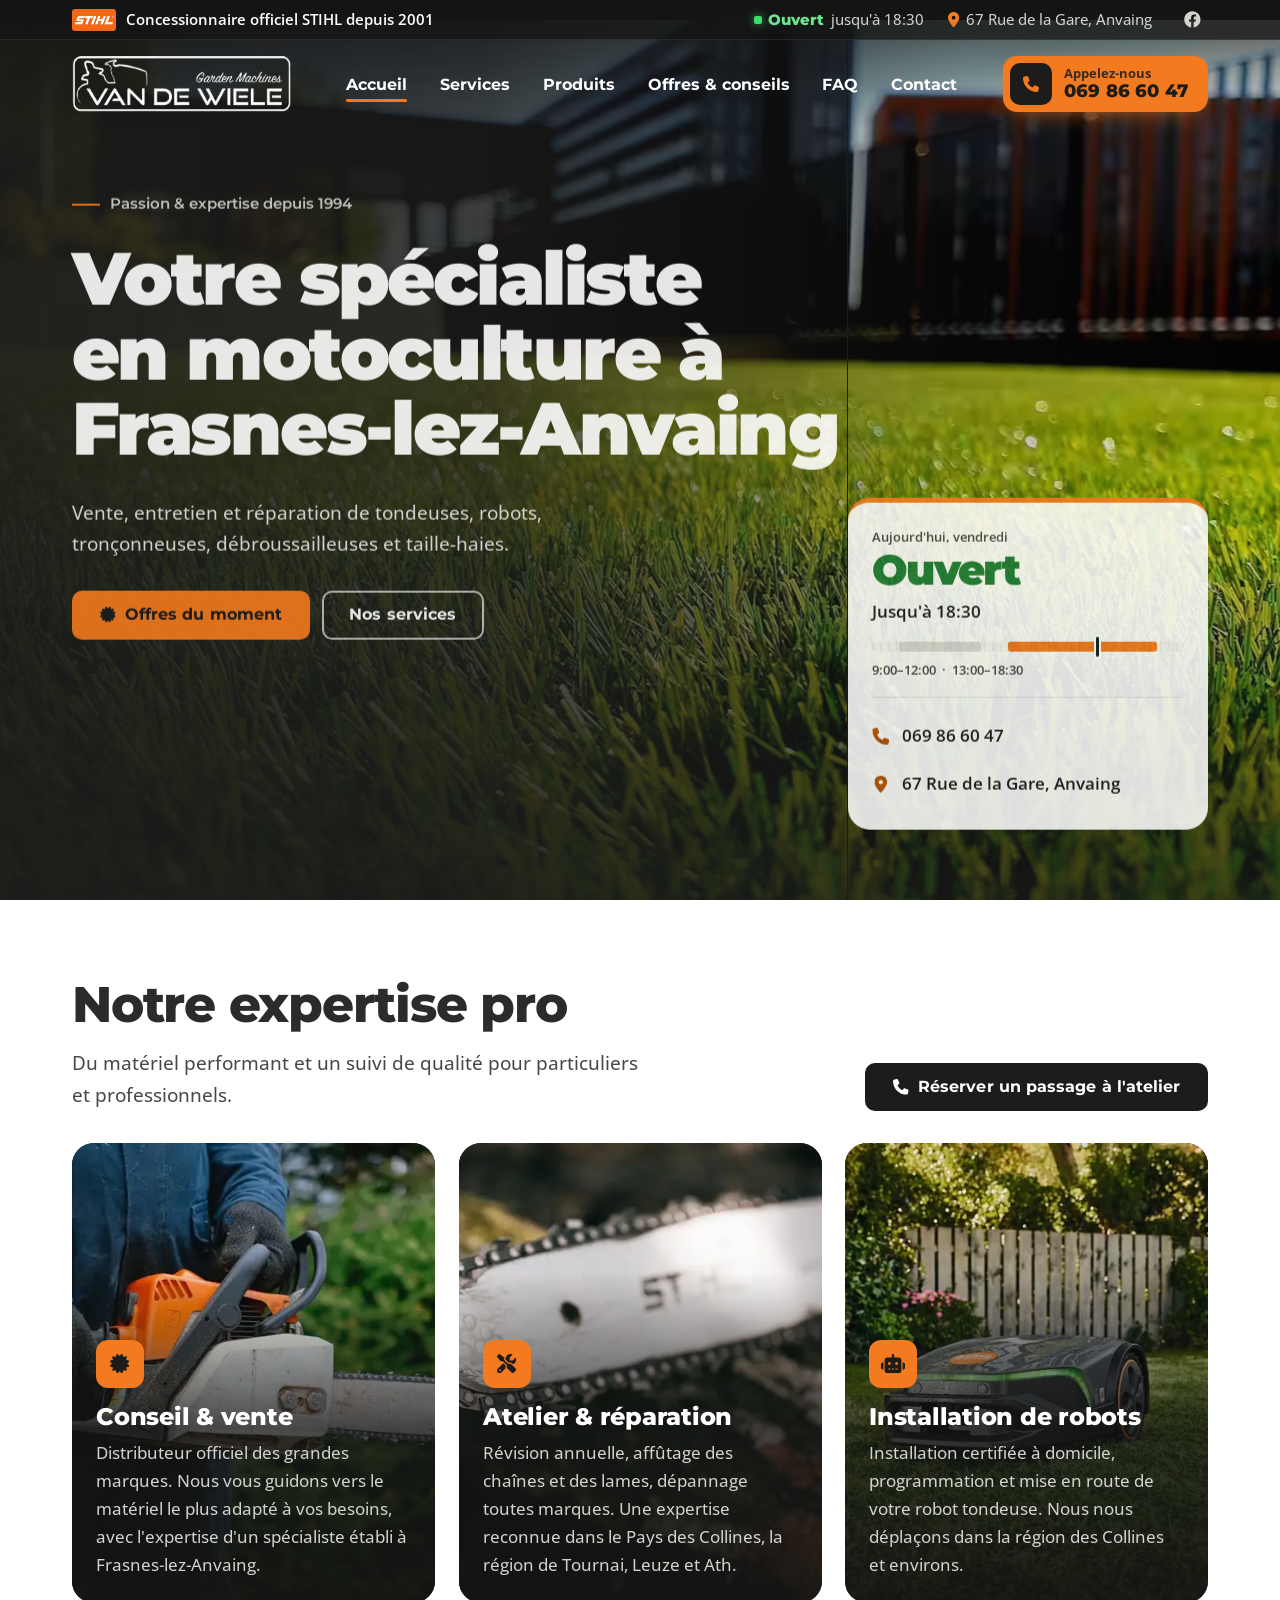
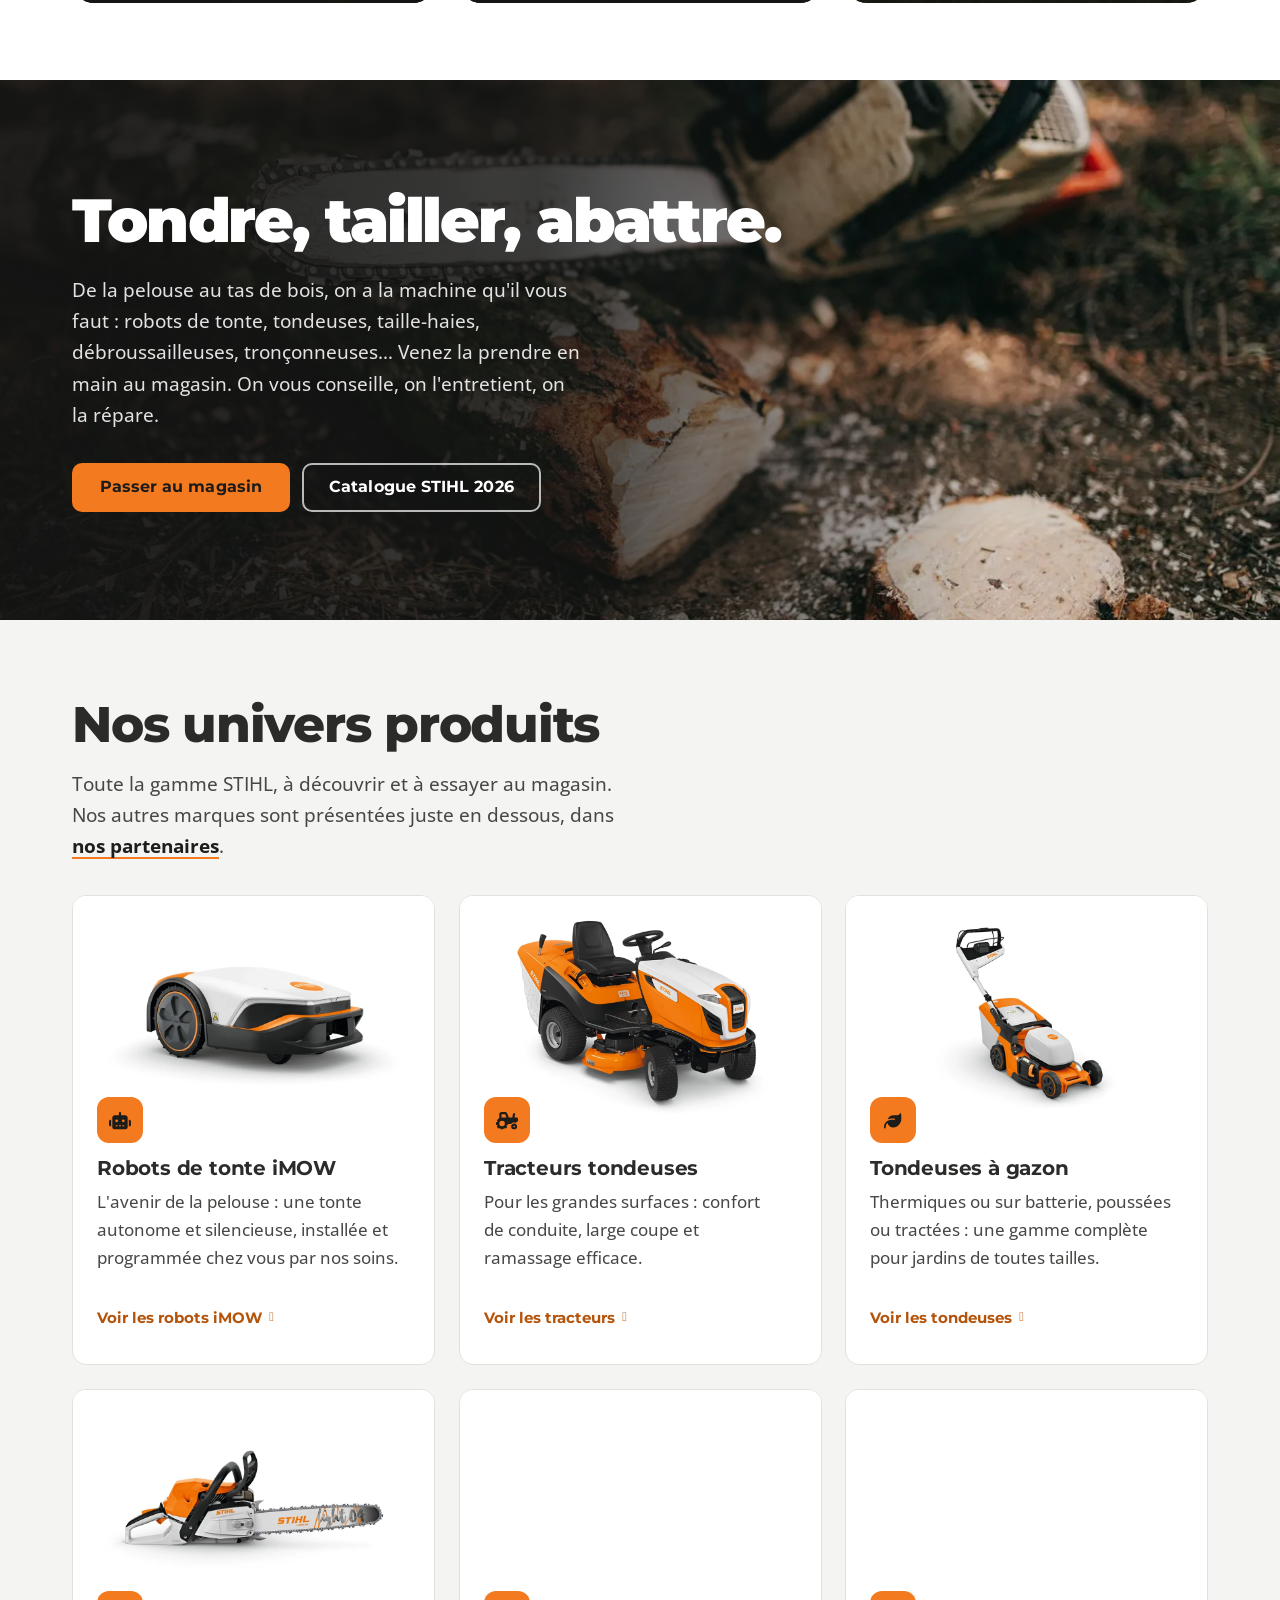
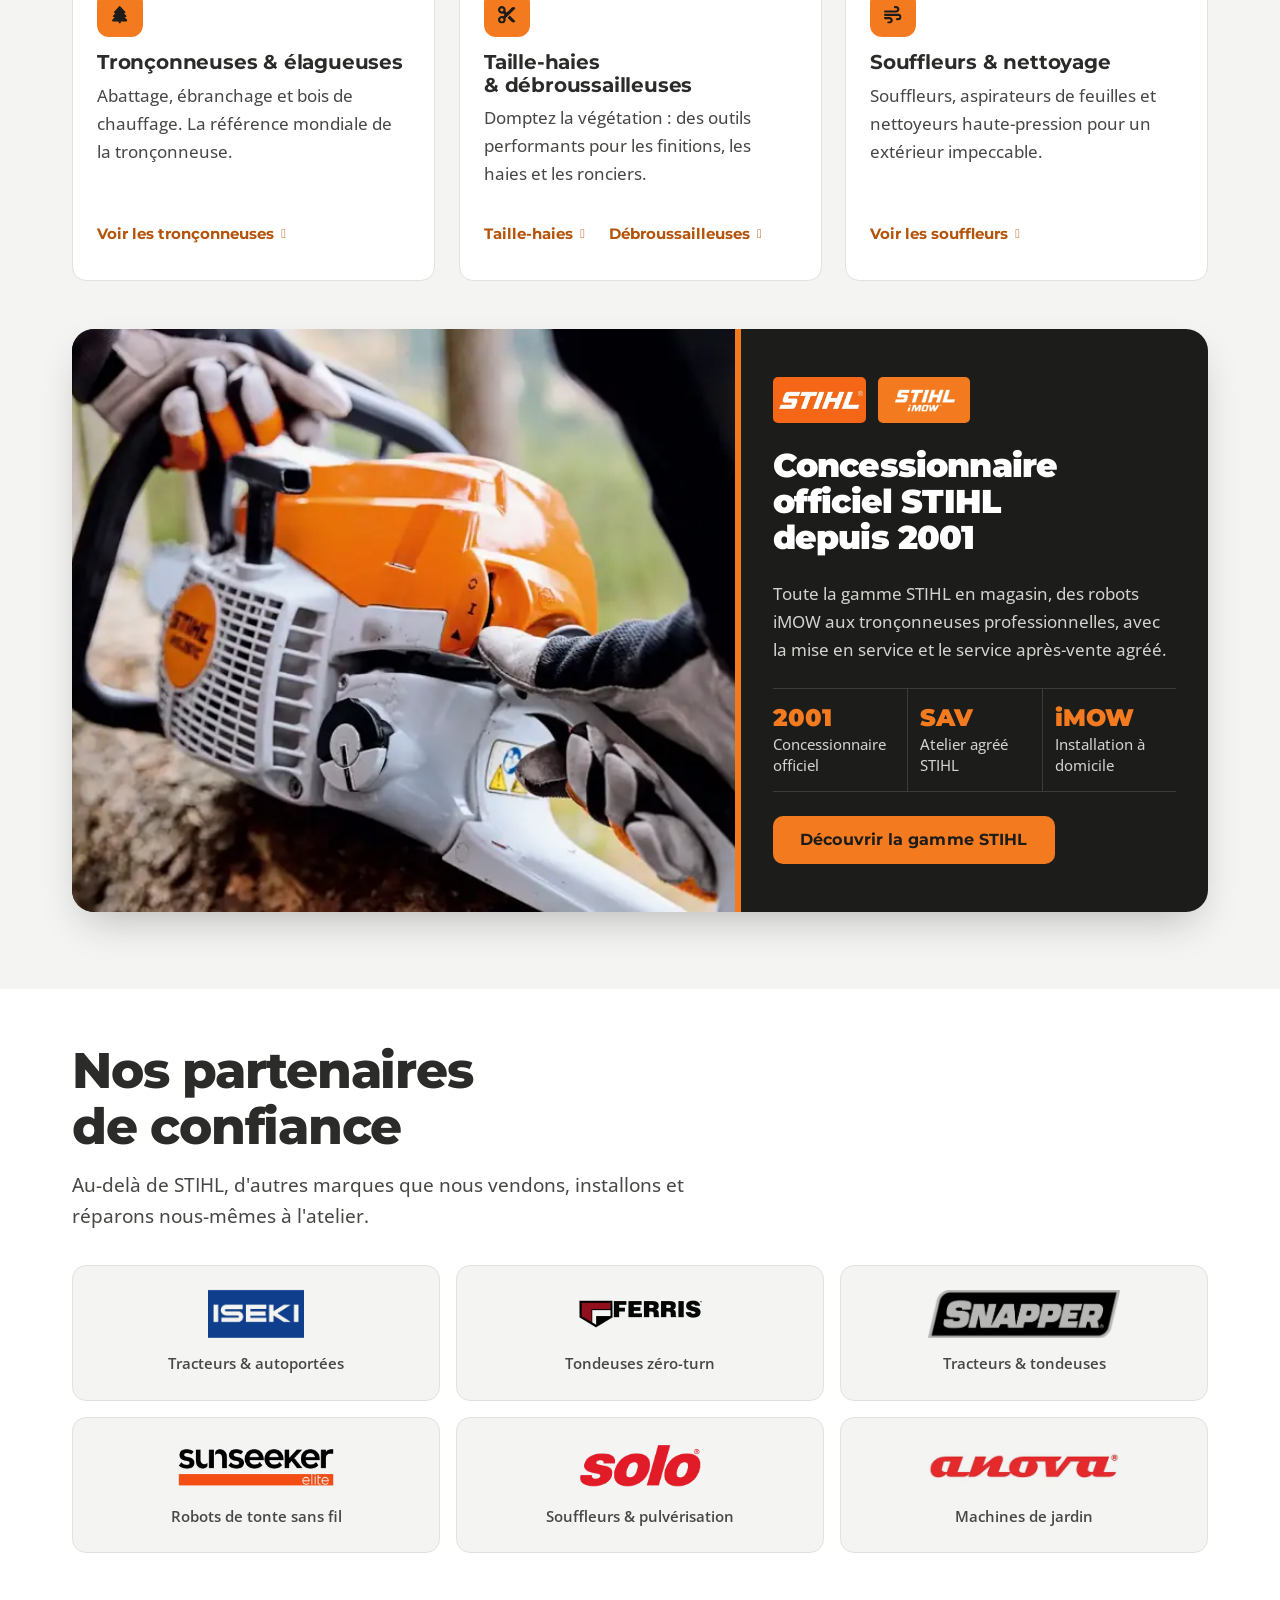
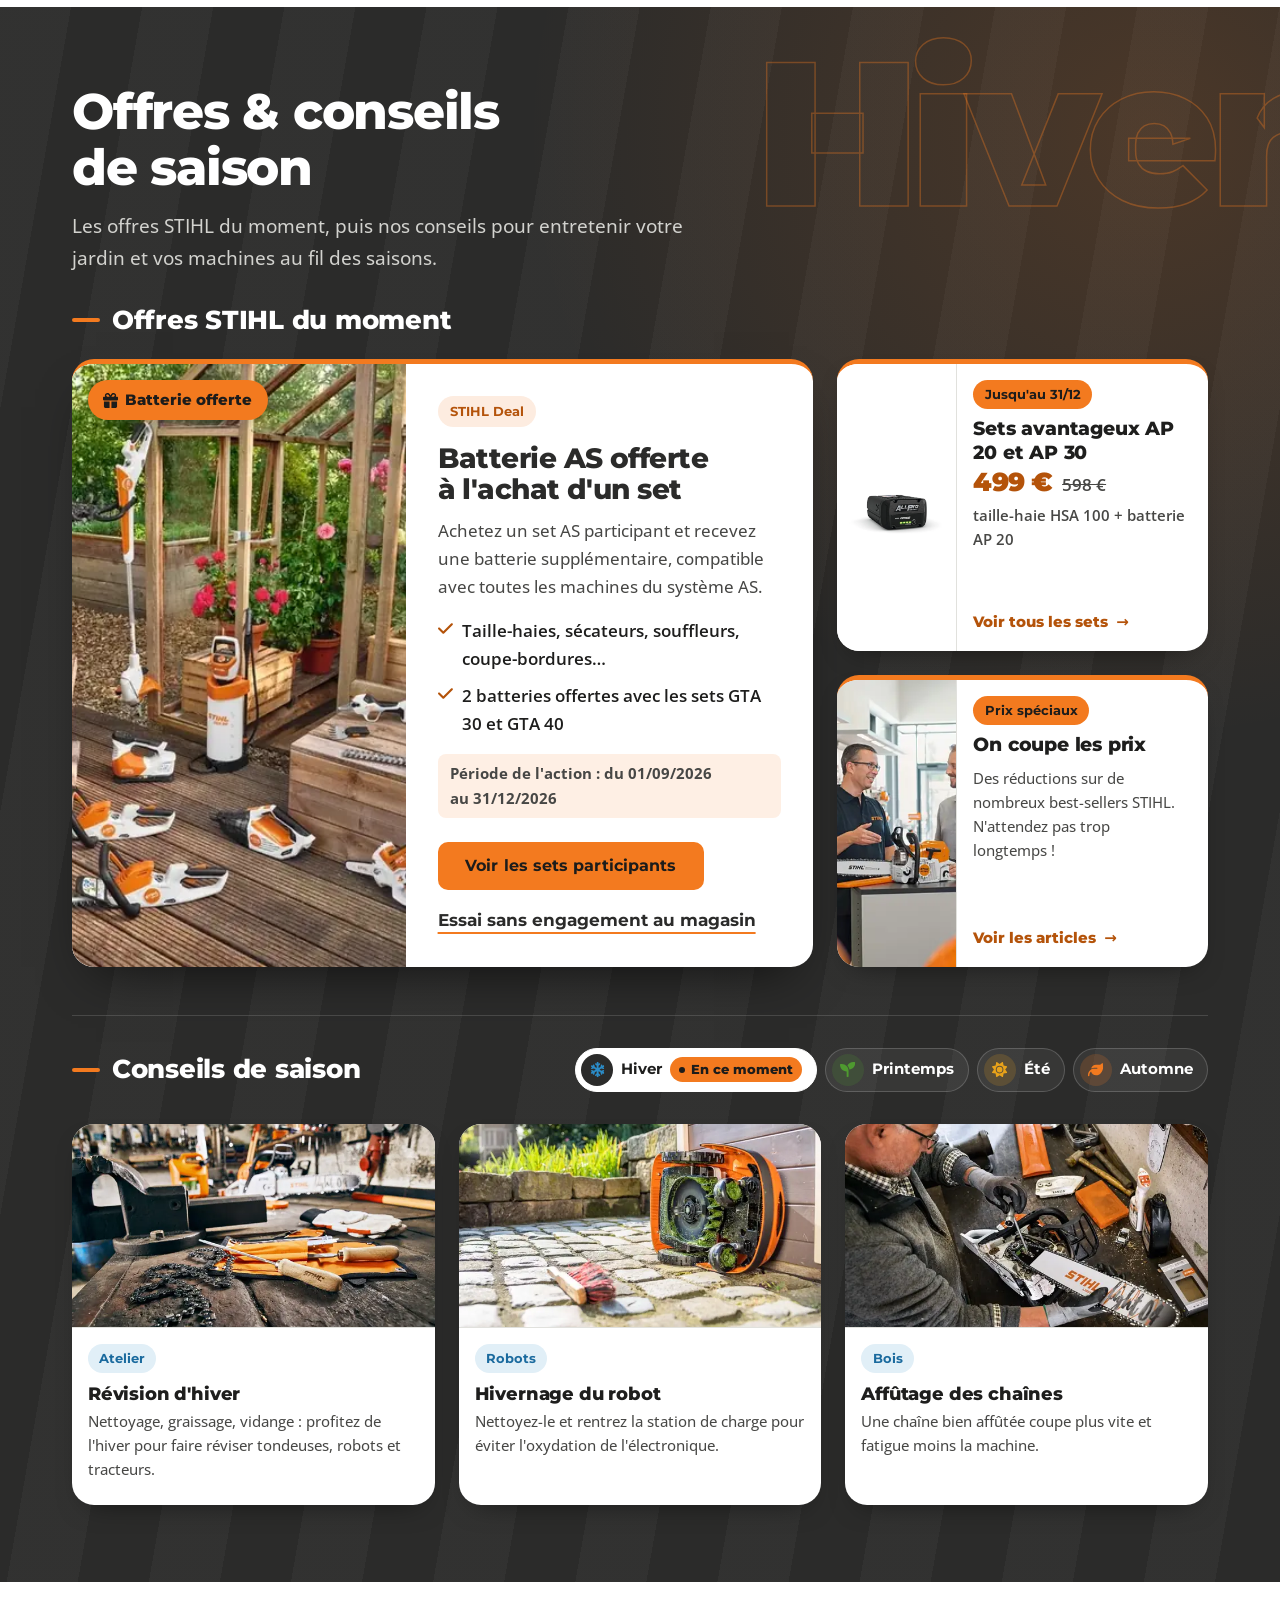
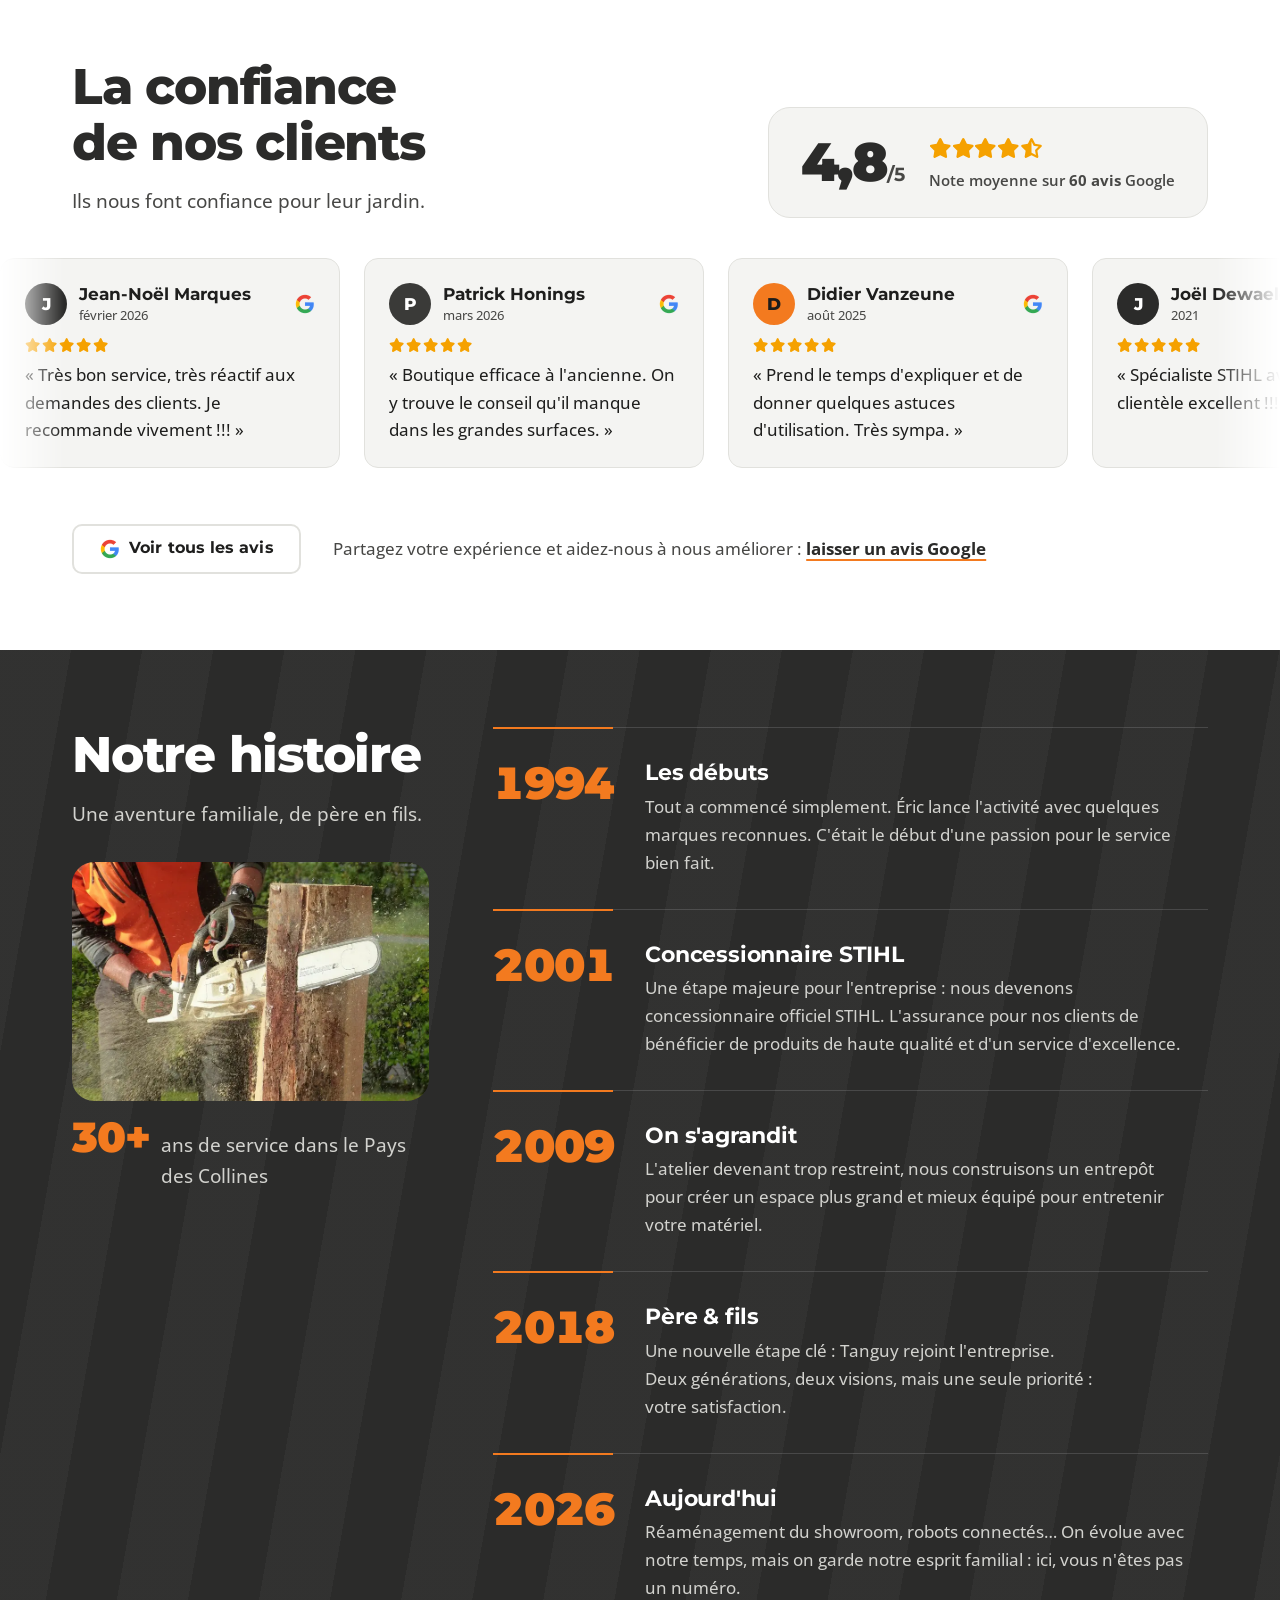
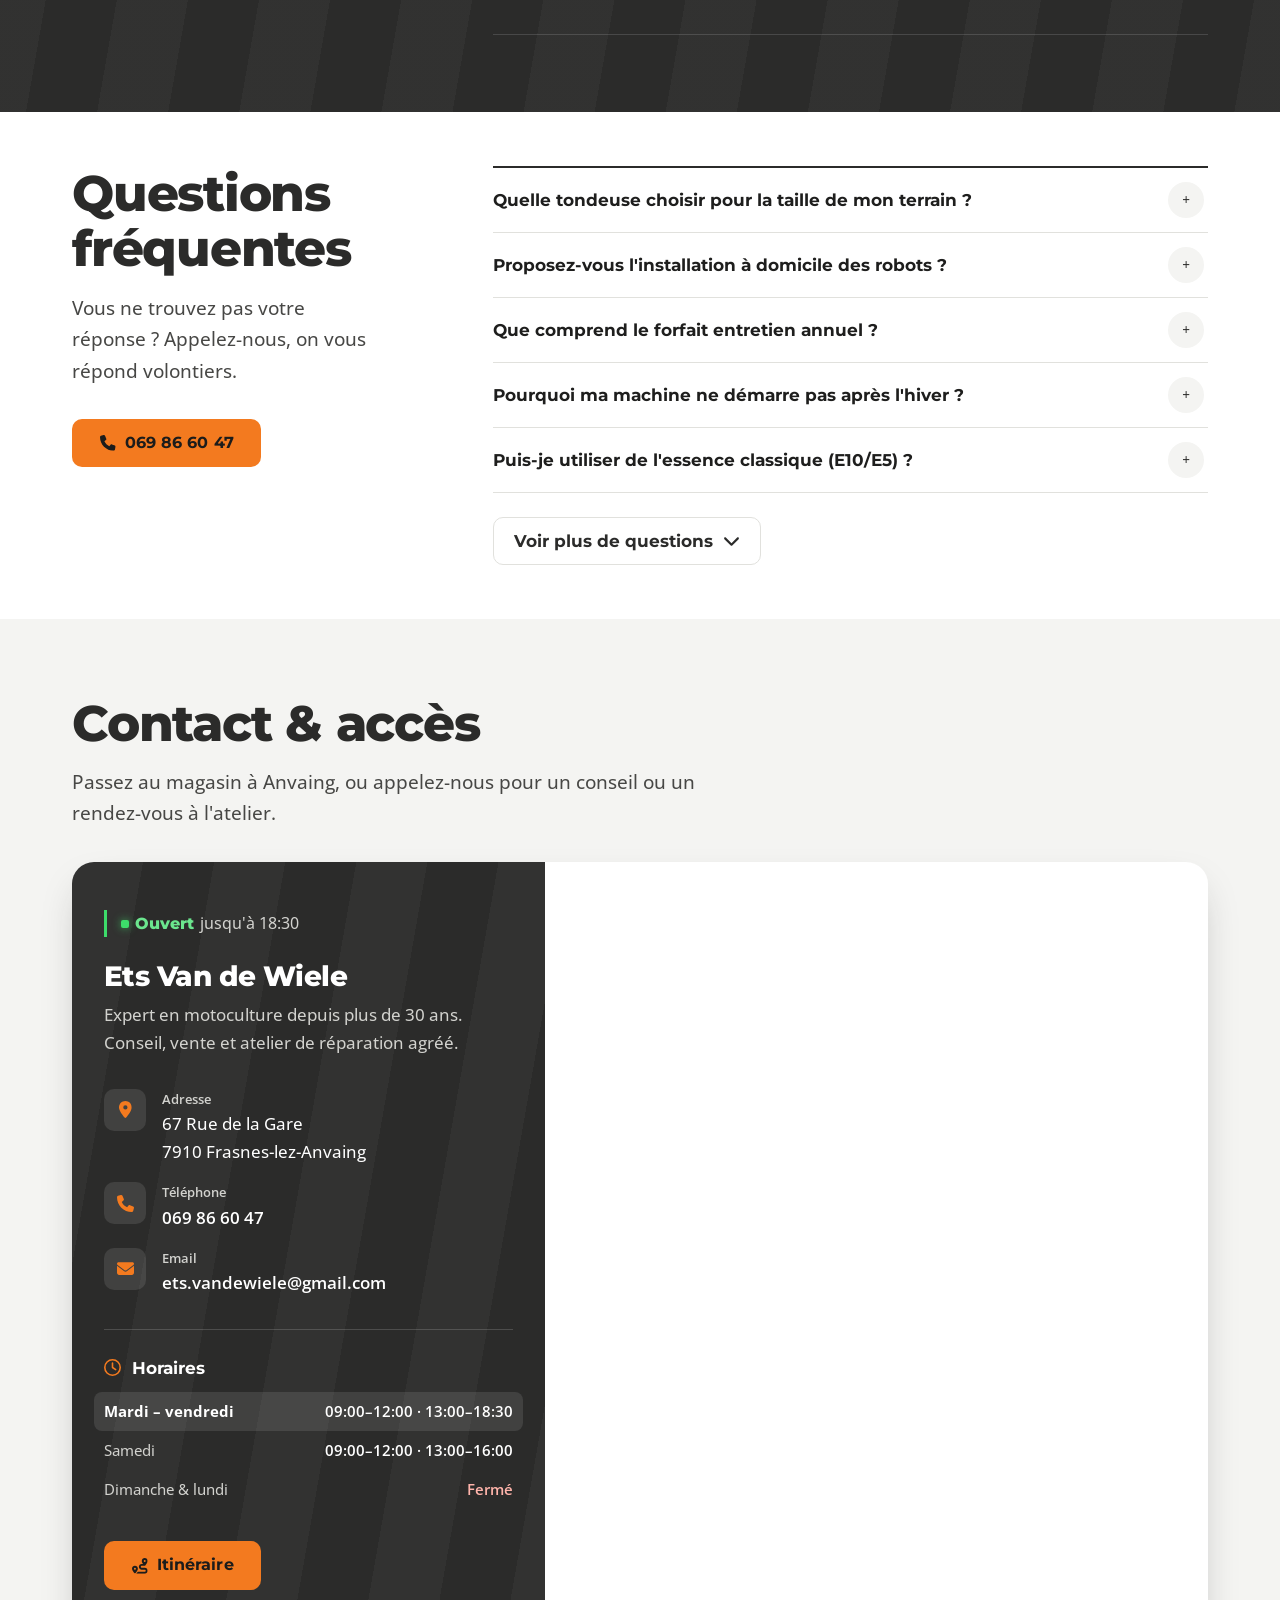
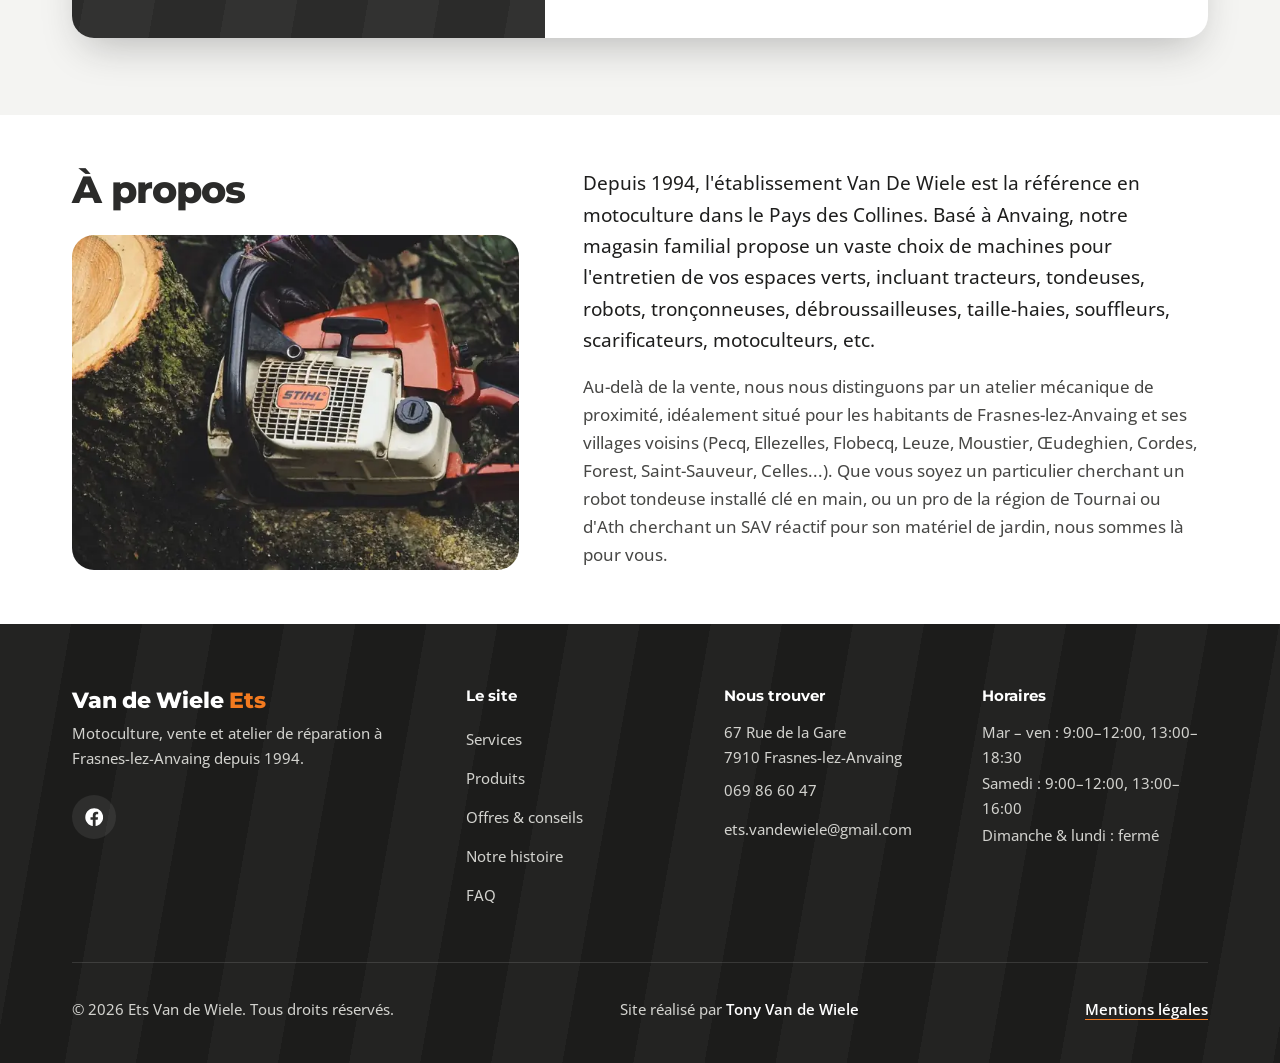
<file: index.html>
<!DOCTYPE html>
<html lang="fr">

<head>
  <meta charset="UTF-8">
  <meta name="viewport" content="width=device-width, initial-scale=1.0">

  <title>Ets Van de Wiele | Motoculture &amp; STIHL à Frasnes-lez-Anvaing</title>
  <meta name="description"
    content="Tondeuses, robots iMOW, tronçonneuses, taille-haies : vente, entretien et réparation à Frasnes-lez-Anvaing. Concessionnaire officiel STIHL depuis 2001, atelier agréé.">
  <meta name="robots" content="index, follow, max-image-preview:large">
  <meta name="theme-color" content="#2B2B2A">

  <link rel="canonical" href="https://vandewiele-motoculture.be/">

  <!-- Partage sur les réseaux sociaux -->
  <meta property="og:type" content="website">
  <meta property="og:locale" content="fr_BE">
  <meta property="og:site_name" content="Ets Van de Wiele">
  <meta property="og:url" content="https://vandewiele-motoculture.be/">
  <meta property="og:title" content="Ets Van de Wiele | Motoculture &amp; STIHL à Frasnes-lez-Anvaing">
  <meta property="og:description"
    content="Vente, entretien et réparation de matériel de jardin. Concessionnaire officiel STIHL depuis 2001, atelier agréé à Anvaing.">
  <meta property="og:image" content="https://vandewiele-motoculture.be/images/accueil-image.jpg">
  <meta property="og:image:width" content="1950">
  <meta property="og:image:height" content="1097">
  <meta property="og:image:alt" content="Magasin de motoculture Ets Van de Wiele à Frasnes-lez-Anvaing">
  <meta name="twitter:card" content="summary_large_image">

  <link rel="manifest" href="site.webmanifest">

  <link rel="preload" href="fonts/JTUSjIg1_i6t8kCHKm459Wlhyw.woff2" as="font" type="font/woff2" crossorigin>
  <link rel="preload" href="fonts/memvYaGs126MiZpBA-UvWbX2vVnXBbObj2OVTS-muw.woff2" as="font" type="font/woff2"
    crossorigin>

  <link rel="preload" as="image" href="images/accueil-mobile-image.avif" media="(max-width: 768px)"
    fetchpriority="high">
  <link rel="preload" as="image" href="images/accueil-desktop-image.avif" media="(min-width: 769px)"
    fetchpriority="high">

  <link rel="icon" href="images/favicon.png" type="image/png" sizes="48x48">
  <link rel="icon" href="images/favicon.svg" type="image/svg+xml" sizes="any">
  <link rel="shortcut icon" href="images/favicon.png">

  <script>document.documentElement.classList.add('js');</script>

  <style>
    /* CSS critique : tokens, polices, en-tête et hero (le reste est dans css/style.css) */
    :root {
      --char: #2B2B2A;
      --char-deep: #1C1C1B;
      --orange: #F37A1F;
      --paper: #F4F4F2;
      --ink: #1E1E1D;
      --white: #ffffff;
    }

    @font-face {
      font-family: 'Montserrat';
      font-style: normal;
      font-weight: 100 900;
      font-display: swap;
      src: url(fonts/JTUSjIg1_i6t8kCHKm459Wlhyw.woff2) format('woff2');
    }

    @font-face {
      font-family: 'Open Sans';
      font-style: normal;
      font-weight: 300 800;
      font-display: swap;
      src: url(fonts/memvYaGs126MiZpBA-UvWbX2vVnXBbObj2OVTS-muw.woff2) format('woff2');
    }

    *,
    *::before,
    *::after {
      box-sizing: border-box;
      margin: 0;
      padding: 0;
    }

    body {
      font-family: 'Open Sans', system-ui, sans-serif;
      color: var(--ink);
      background: var(--paper);
      line-height: 1.6;
    }

    .site-header {
      position: fixed;
      inset: 0 0 auto 0;
      z-index: 100;
    }

    .hero {
      position: relative;
      min-height: 100svh;
      background: var(--char-deep);
      color: var(--white);
      overflow: hidden;
    }

    .hero-bg-img {
      position: absolute;
      inset: 0;
      width: 100%;
      height: 100%;
      object-fit: cover;
    }
  </style>

  <link rel="stylesheet" href="css/style.css?v=20261128">

  <script type="application/ld+json">
    {
      "@context": "https://schema.org",
      "@type": ["GardenStore", "HardwareStore", "RepairShop"],
      "name": "Ets Van de Wiele",
      "alternateName": "Van De Wiele Motoculture",
      "description": "Vente, entretien et réparation de matériel de motoculture (tondeuses, robots de tonte, tracteurs, tronçonneuses, taille-haies, débroussailleuses). Concessionnaire officiel STIHL depuis 2001.",
      "logo": "https://vandewiele-motoculture.be/images/logo-vdw.webp",
      "image": [
        "https://vandewiele-motoculture.be/images/accueil-image.jpg",
        "https://vandewiele-motoculture.be/images/logo-vdw.webp"
      ],
      "@id": "https://vandewiele-motoculture.be/#store",
      "url": "https://vandewiele-motoculture.be/",
      "telephone": "+3269866047",
      "email": "ets.vandewiele@gmail.com",
      "foundingDate": "1994",
      "brand": [
        { "@type": "Brand", "name": "STIHL" },
        { "@type": "Brand", "name": "ISEKI" },
        { "@type": "Brand", "name": "Ferris" },
        { "@type": "Brand", "name": "Snapper" },
        { "@type": "Brand", "name": "Sunseeker" },
        { "@type": "Brand", "name": "Solo" },
        { "@type": "Brand", "name": "Anova" }
      ],
      "hasMap": "https://www.google.com/maps/dir/?api=1&destination=67+Rue+de+la+Gare+7910+Frasnes-lez-Anvaing",
      "priceRange": "€€",
      "address": {
        "@type": "PostalAddress",
        "streetAddress": "67 Rue de la Gare",
        "addressLocality": "Frasnes-lez-Anvaing",
        "postalCode": "7910",
        "addressCountry": "BE"
      },
      "geo": {
        "@type": "GeoCoordinates",
        "latitude": 50.68661365770065,
        "longitude": 3.569332491077725
      },
      "areaServed": {
        "@type": "GeoCircle",
        "geoMidpoint": {
          "@type": "GeoCoordinates",
          "latitude": 50.68661365770065,
          "longitude": 3.569332491077725
        },
        "geoRadius": "35000"
      },
      "openingHoursSpecification": [
        { "@type": "OpeningHoursSpecification", "dayOfWeek": ["Tuesday", "Wednesday", "Thursday", "Friday"], "opens": "09:00", "closes": "12:00" },
        { "@type": "OpeningHoursSpecification", "dayOfWeek": ["Tuesday", "Wednesday", "Thursday", "Friday"], "opens": "13:00", "closes": "18:30" },
        { "@type": "OpeningHoursSpecification", "dayOfWeek": "Saturday", "opens": "09:00", "closes": "12:00" },
        { "@type": "OpeningHoursSpecification", "dayOfWeek": "Saturday", "opens": "13:00", "closes": "16:00" }
      ],
      "sameAs": [
        "https://www.facebook.com/VandeWieleEts/"
      ]
    }
  </script>
</head>

<body>
  <!-- Icônes : Font Awesome Free 6.4.0 (CC BY 4.0) https://fontawesome.com/license/free -->
  <svg xmlns="http://www.w3.org/2000/svg" style="display:none">
    <symbol id="b-facebook" viewBox="0 0 512 512"><path d="M504 256C504 119 393 8 256 8S8 119 8 256c0 123.78 90.69 226.38 209.25 245V327.69h-63V256h63v-54.64c0-62.15 37-96.48 93.67-96.48 27.14 0 55.52 4.84 55.52 4.84v61h-31.28c-30.8 0-40.41 19.12-40.41 38.73V256h68.78l-11 71.69h-57.78V501C413.31 482.38 504 379.78 504 256z"/></symbol>
    <symbol id="r-clock" viewBox="0 0 512 512"><path d="M464 256A208 208 0 1 1 48 256a208 208 0 1 1 416 0zM0 256a256 256 0 1 0 512 0A256 256 0 1 0 0 256zM232 120V256c0 8 4 15.5 10.7 20l96 64c11 7.4 25.9 4.4 33.3-6.7s4.4-25.9-6.7-33.3L280 243.2V120c0-13.3-10.7-24-24-24s-24 10.7-24 24z"/></symbol>
    <symbol id="s-bars" viewBox="0 0 448 512"><path d="M0 96C0 78.3 14.3 64 32 64H416c17.7 0 32 14.3 32 32s-14.3 32-32 32H32C14.3 128 0 113.7 0 96zM0 256c0-17.7 14.3-32 32-32H416c17.7 0 32 14.3 32 32s-14.3 32-32 32H32c-17.7 0-32-14.3-32-32zM448 416c0 17.7-14.3 32-32 32H32c-17.7 0-32-14.3-32-32s14.3-32 32-32H416c17.7 0 32 14.3 32 32z"/></symbol>
    <symbol id="s-certificate" viewBox="0 0 512 512"><path d="M211 7.3C205 1 196-1.4 187.6 .8s-14.9 8.9-17.1 17.3L154.7 80.6l-62-17.5c-8.4-2.4-17.4 0-23.5 6.1s-8.5 15.1-6.1 23.5l17.5 62L18.1 170.6c-8.4 2.1-15 8.7-17.3 17.1S1 205 7.3 211l46.2 45L7.3 301C1 307-1.4 316 .8 324.4s8.9 14.9 17.3 17.1l62.5 15.8-17.5 62c-2.4 8.4 0 17.4 6.1 23.5s15.1 8.5 23.5 6.1l62-17.5 15.8 62.5c2.1 8.4 8.7 15 17.1 17.3s17.3-.2 23.4-6.4l45-46.2 45 46.2c6.1 6.2 15 8.7 23.4 6.4s14.9-8.9 17.1-17.3l15.8-62.5 62 17.5c8.4 2.4 17.4 0 23.5-6.1s8.5-15.1 6.1-23.5l-17.5-62 62.5-15.8c8.4-2.1 15-8.7 17.3-17.1s-.2-17.3-6.4-23.4l-46.2-45 46.2-45c6.2-6.1 8.7-15 6.4-23.4s-8.9-14.9-17.3-17.1l-62.5-15.8 17.5-62c2.4-8.4 0-17.4-6.1-23.5s-15.1-8.5-23.5-6.1l-62 17.5L341.4 18.1c-2.1-8.4-8.7-15-17.1-17.3S307 1 301 7.3L256 53.5 211 7.3z"/></symbol>
    <symbol id="s-check" viewBox="0 0 448 512"><path d="M438.6 105.4c12.5 12.5 12.5 32.8 0 45.3l-256 256c-12.5 12.5-32.8 12.5-45.3 0l-128-128c-12.5-12.5-12.5-32.8 0-45.3s32.8-12.5 45.3 0L160 338.7 393.4 105.4c12.5-12.5 32.8-12.5 45.3 0z"/></symbol>
    <symbol id="s-chevron-down" viewBox="0 0 512 512"><path d="M233.4 406.6c12.5 12.5 32.8 12.5 45.3 0l192-192c12.5-12.5 12.5-32.8 0-45.3s-32.8-12.5-45.3 0L256 338.7 86.6 169.4c-12.5-12.5-32.8-12.5-45.3 0s-12.5 32.8 0 45.3l192 192z"/></symbol>
    <symbol id="s-chevron-up" viewBox="0 0 512 512"><path d="M233.4 105.4c12.5-12.5 32.8-12.5 45.3 0l192 192c12.5 12.5 12.5 32.8 0 45.3s-32.8 12.5-45.3 0L256 173.3 86.6 342.6c-12.5 12.5-32.8 12.5-45.3 0s-12.5-32.8 0-45.3l192-192z"/></symbol>
    <symbol id="s-envelope" viewBox="0 0 512 512"><path d="M48 64C21.5 64 0 85.5 0 112c0 15.1 7.1 29.3 19.2 38.4L236.8 313.6c11.4 8.5 27 8.5 38.4 0L492.8 150.4c12.1-9.1 19.2-23.3 19.2-38.4c0-26.5-21.5-48-48-48H48zM0 176V384c0 35.3 28.7 64 64 64H448c35.3 0 64-28.7 64-64V176L294.4 339.2c-22.8 17.1-54 17.1-76.8 0L0 176z"/></symbol>
    <symbol id="s-gift" viewBox="0 0 512 512"><path d="M190.5 68.8L225.3 128H224 152c-22.1 0-40-17.9-40-40s17.9-40 40-40h2.2c14.9 0 28.8 7.9 36.3 20.8zM64 88c0 14.4 3.5 28 9.6 40H32c-17.7 0-32 14.3-32 32v64c0 17.7 14.3 32 32 32H480c17.7 0 32-14.3 32-32V160c0-17.7-14.3-32-32-32H438.4c6.1-12 9.6-25.6 9.6-40c0-48.6-39.4-88-88-88h-2.2c-31.9 0-61.5 16.9-77.7 44.4L256 85.5l-24.1-41C215.7 16.9 186.1 0 154.2 0H152C103.4 0 64 39.4 64 88zm336 0c0 22.1-17.9 40-40 40H288h-1.3l34.8-59.2C329.1 55.9 342.9 48 357.8 48H360c22.1 0 40 17.9 40 40zM32 288V464c0 26.5 21.5 48 48 48H224V288H32zM288 512H432c26.5 0 48-21.5 48-48V288H288V512z"/></symbol>
    <symbol id="s-leaf" viewBox="0 0 512 512"><path d="M272 96c-78.6 0-145.1 51.5-167.7 122.5c33.6-17 71.5-26.5 111.7-26.5h88c8.8 0 16 7.2 16 16s-7.2 16-16 16H288 216s0 0 0 0c-16.6 0-32.7 1.9-48.2 5.4c-25.9 5.9-50 16.4-71.4 30.7c0 0 0 0 0 0C38.3 298.8 0 364.9 0 440v16c0 13.3 10.7 24 24 24s24-10.7 24-24V440c0-48.7 20.7-92.5 53.8-123.2C121.6 392.3 190.3 448 272 448l1 0c132.1-.7 239-130.9 239-291.4c0-42.6-7.5-83.1-21.1-119.6c-2.6-6.9-12.7-6.6-16.2-.1C455.9 72.1 418.7 96 376 96L272 96z"/></symbol>
    <symbol id="s-location-dot" viewBox="0 0 384 512"><path d="M215.7 499.2C267 435 384 279.4 384 192C384 86 298 0 192 0S0 86 0 192c0 87.4 117 243 168.3 307.2c12.3 15.3 35.1 15.3 47.4 0zM192 128a64 64 0 1 1 0 128 64 64 0 1 1 0-128z"/></symbol>
    <symbol id="s-phone" viewBox="0 0 512 512"><path d="M164.9 24.6c-7.7-18.6-28-28.5-47.4-23.2l-88 24C12.1 30.2 0 46 0 64C0 311.4 200.6 512 448 512c18 0 33.8-12.1 38.6-29.5l24-88c5.3-19.4-4.6-39.7-23.2-47.4l-96-40c-16.3-6.8-35.2-2.1-46.3 11.6L304.7 368C234.3 334.7 177.3 277.7 144 207.3L193.3 167c13.7-11.2 18.4-30 11.6-46.3l-40-96z"/></symbol>
    <symbol id="s-robot" viewBox="0 0 640 512"><path d="M320 0c17.7 0 32 14.3 32 32V96H472c39.8 0 72 32.2 72 72V440c0 39.8-32.2 72-72 72H168c-39.8 0-72-32.2-72-72V168c0-39.8 32.2-72 72-72H288V32c0-17.7 14.3-32 32-32zM208 384c-8.8 0-16 7.2-16 16s7.2 16 16 16h32c8.8 0 16-7.2 16-16s-7.2-16-16-16H208zm96 0c-8.8 0-16 7.2-16 16s7.2 16 16 16h32c8.8 0 16-7.2 16-16s-7.2-16-16-16H304zm96 0c-8.8 0-16 7.2-16 16s7.2 16 16 16h32c8.8 0 16-7.2 16-16s-7.2-16-16-16H400zM264 256a40 40 0 1 0 -80 0 40 40 0 1 0 80 0zm152 40a40 40 0 1 0 0-80 40 40 0 1 0 0 80zM48 224H64V416H48c-26.5 0-48-21.5-48-48V272c0-26.5 21.5-48 48-48zm544 0c26.5 0 48 21.5 48 48v96c0 26.5-21.5 48-48 48H576V224h16z"/></symbol>
    <symbol id="s-route" viewBox="0 0 512 512"><path d="M512 96c0 50.2-59.1 125.1-84.6 155c-3.8 4.4-9.4 6.1-14.5 5H320c-17.7 0-32 14.3-32 32s14.3 32 32 32h96c53 0 96 43 96 96s-43 96-96 96H139.6c8.7-9.9 19.3-22.6 30-36.8c6.3-8.4 12.8-17.6 19-27.2H416c17.7 0 32-14.3 32-32s-14.3-32-32-32H320c-53 0-96-43-96-96s43-96 96-96h39.8c-21-31.5-39.8-67.7-39.8-96c0-53 43-96 96-96s96 43 96 96zM117.1 489.1c-3.8 4.3-7.2 8.1-10.1 11.3l-1.8 2-.2-.2c-6 4.6-14.6 4-20-1.8C59.8 473 0 402.5 0 352c0-53 43-96 96-96s96 43 96 96c0 30-21.1 67-43.5 97.9c-10.7 14.7-21.7 28-30.8 38.5l-.6 .7zM128 352a32 32 0 1 0 -64 0 32 32 0 1 0 64 0zM416 128a32 32 0 1 0 0-64 32 32 0 1 0 0 64z"/></symbol>
    <symbol id="s-scissors" viewBox="0 0 512 512"><path d="M256 192l-39.5-39.5c4.9-12.6 7.5-26.2 7.5-40.5C224 50.1 173.9 0 112 0S0 50.1 0 112s50.1 112 112 112c14.3 0 27.9-2.7 40.5-7.5L192 256l-39.5 39.5c-12.6-4.9-26.2-7.5-40.5-7.5C50.1 288 0 338.1 0 400s50.1 112 112 112s112-50.1 112-112c0-14.3-2.7-27.9-7.5-40.5L499.2 76.8c7.1-7.1 7.1-18.5 0-25.6c-28.3-28.3-74.1-28.3-102.4 0L256 192zm22.6 150.6L396.8 460.8c28.3 28.3 74.1 28.3 102.4 0c7.1-7.1 7.1-18.5 0-25.6L342.6 278.6l-64 64zM64 112a48 48 0 1 1 96 0 48 48 0 1 1 -96 0zm48 240a48 48 0 1 1 0 96 48 48 0 1 1 0-96z"/></symbol>
    <symbol id="s-screwdriver-wrench" viewBox="0 0 512 512"><path d="M78.6 5C69.1-2.4 55.6-1.5 47 7L7 47c-8.5 8.5-9.4 22-2.1 31.6l80 104c4.5 5.9 11.6 9.4 19 9.4h54.1l109 109c-14.7 29-10 65.4 14.3 89.6l112 112c12.5 12.5 32.8 12.5 45.3 0l64-64c12.5-12.5 12.5-32.8 0-45.3l-112-112c-24.2-24.2-60.6-29-89.6-14.3l-109-109V104c0-7.5-3.5-14.5-9.4-19L78.6 5zM19.9 396.1C7.2 408.8 0 426.1 0 444.1C0 481.6 30.4 512 67.9 512c18 0 35.3-7.2 48-19.9L233.7 374.3c-7.8-20.9-9-43.6-3.6-65.1l-61.7-61.7L19.9 396.1zM512 144c0-10.5-1.1-20.7-3.2-30.5c-2.4-11.2-16.1-14.1-24.2-6l-63.9 63.9c-3 3-7.1 4.7-11.3 4.7H352c-8.8 0-16-7.2-16-16V102.6c0-4.2 1.7-8.3 4.7-11.3l63.9-63.9c8.1-8.1 5.2-21.8-6-24.2C388.7 1.1 378.5 0 368 0C288.5 0 224 64.5 224 144l0 .8 85.3 85.3c36-9.1 75.8 .5 104 28.7L429 274.5c49-23 83-72.8 83-130.5zM56 432a24 24 0 1 1 48 0 24 24 0 1 1 -48 0z"/></symbol>
    <symbol id="s-seedling" viewBox="0 0 512 512"><path d="M512 32c0 113.6-84.6 207.5-194.2 222c-7.1-53.4-30.6-101.6-65.3-139.3C290.8 46.3 364 0 448 0h32c17.7 0 32 14.3 32 32zM0 96C0 78.3 14.3 64 32 64H64c123.7 0 224 100.3 224 224v32V480c0 17.7-14.3 32-32 32s-32-14.3-32-32V320C100.3 320 0 219.7 0 96z"/></symbol>
    <symbol id="s-snowflake" viewBox="0 0 448 512"><path d="M224 0c17.7 0 32 14.3 32 32V62.1l15-15c9.4-9.4 24.6-9.4 33.9 0s9.4 24.6 0 33.9l-49 49v70.3l61.4-35.8 17.7-66.1c3.4-12.8 16.6-20.4 29.4-17s20.4 16.6 17 29.4l-5.2 19.3 23.6-13.8c15.3-8.9 34.9-3.7 43.8 11.5s3.8 34.9-11.5 43.8l-25.3 14.8 21.7 5.8c12.8 3.4 20.4 16.6 17 29.4s-16.6 20.4-29.4 17l-67.7-18.1L287.5 256l60.9 35.5 67.7-18.1c12.8-3.4 26 4.2 29.4 17s-4.2 26-17 29.4l-21.7 5.8 25.3 14.8c15.3 8.9 20.4 28.5 11.5 43.8s-28.5 20.4-43.8 11.5l-23.6-13.8 5.2 19.3c3.4 12.8-4.2 26-17 29.4s-26-4.2-29.4-17l-17.7-66.1L256 311.7v70.3l49 49c9.4 9.4 9.4 24.6 0 33.9s-24.6 9.4-33.9 0l-15-15V480c0 17.7-14.3 32-32 32s-32-14.3-32-32V449.9l-15 15c-9.4 9.4-24.6 9.4-33.9 0s-9.4-24.6 0-33.9l49-49V311.7l-61.4 35.8-17.7 66.1c-3.4 12.8-16.6 20.4-29.4 17s-20.4-16.6-17-29.4l5.2-19.3L48.1 395.6c-15.3 8.9-34.9 3.7-43.8-11.5s-3.7-34.9 11.5-43.8l25.3-14.8-21.7-5.8c-12.8-3.4-20.4-16.6-17-29.4s16.6-20.4 29.4-17l67.7 18.1L160.5 256 99.6 220.5 31.9 238.6c-12.8 3.4-26-4.2-29.4-17s4.2-26 17-29.4l21.7-5.8L15.9 171.6C.6 162.7-4.5 143.1 4.4 127.9s28.5-20.4 43.8-11.5l23.6 13.8-5.2-19.3c-3.4-12.8 4.2-26 17-29.4s26 4.2 29.4 17l17.7 66.1L192 200.3V129.9L143 81c-9.4-9.4-9.4-24.6 0-33.9s24.6-9.4 33.9 0l15 15V32c0-17.7 14.3-32 32-32z"/></symbol>
    <symbol id="s-star" viewBox="0 0 576 512"><path d="M316.9 18C311.6 7 300.4 0 288.1 0s-23.4 7-28.8 18L195 150.3 51.4 171.5c-12 1.8-22 10.2-25.7 21.7s-.7 24.2 7.9 32.7L137.8 329 113.2 474.7c-2 12 3 24.2 12.9 31.3s23 8 33.8 2.3l128.3-68.5 128.3 68.5c10.8 5.7 23.9 4.9 33.8-2.3s14.9-19.3 12.9-31.3L438.5 329 542.7 225.9c8.6-8.5 11.7-21.2 7.9-32.7s-13.7-19.9-25.7-21.7L381.2 150.3 316.9 18z"/></symbol>
    <symbol id="s-star-half-stroke" viewBox="0 0 640 512"><path d="M320 376.4l.1-.1 26.4 14.1 85.2 45.5-16.5-97.6-4.8-28.7 20.7-20.5 70.1-69.3-96.1-14.2-29.3-4.3-12.9-26.6L320.1 86.9l-.1 .3V376.4zm175.1 98.3c2 12-3 24.2-12.9 31.3s-23 8-33.8 2.3L320.1 439.8 191.8 508.3C181 514 167.9 513.1 158 506s-14.9-19.3-12.9-31.3L169.8 329 65.6 225.9c-8.6-8.5-11.7-21.2-7.9-32.7s13.7-19.9 25.7-21.7L227 150.3 291.4 18c5.4-11 16.5-18 28.8-18s23.4 7 28.8 18l64.3 132.3 143.6 21.2c12 1.8 22 10.2 25.7 21.7s.7 24.2-7.9 32.7L470.5 329l24.6 145.7z"/></symbol>
    <symbol id="s-sun" viewBox="0 0 512 512"><path d="M361.5 1.2c5 2.1 8.6 6.6 9.6 11.9L391 121l107.9 19.8c5.3 1 9.8 4.6 11.9 9.6s1.5 10.7-1.6 15.2L446.9 256l62.3 90.3c3.1 4.5 3.7 10.2 1.6 15.2s-6.6 8.6-11.9 9.6L391 391 371.1 498.9c-1 5.3-4.6 9.8-9.6 11.9s-10.7 1.5-15.2-1.6L256 446.9l-90.3 62.3c-4.5 3.1-10.2 3.7-15.2 1.6s-8.6-6.6-9.6-11.9L121 391 13.1 371.1c-5.3-1-9.8-4.6-11.9-9.6s-1.5-10.7 1.6-15.2L65.1 256 2.8 165.7c-3.1-4.5-3.7-10.2-1.6-15.2s6.6-8.6 11.9-9.6L121 121 140.9 13.1c1-5.3 4.6-9.8 9.6-11.9s10.7-1.5 15.2 1.6L256 65.1 346.3 2.8c4.5-3.1 10.2-3.7 15.2-1.6zM160 256a96 96 0 1 1 192 0 96 96 0 1 1 -192 0zm224 0a128 128 0 1 0 -256 0 128 128 0 1 0 256 0z"/></symbol>
    <symbol id="s-tag" viewBox="0 0 448 512"><path d="M0 80V229.5c0 17 6.7 33.3 18.7 45.3l176 176c25 25 65.5 25 90.5 0L418.7 317.3c25-25 25-65.5 0-90.5l-176-176c-12-12-28.3-18.7-45.3-18.7H48C21.5 32 0 53.5 0 80zm112 32a32 32 0 1 1 0 64 32 32 0 1 1 0-64z"/></symbol>
    <symbol id="s-tractor" viewBox="0 0 640 512"><path d="M96 64c0-35.3 28.7-64 64-64H266.3c26.2 0 49.7 15.9 59.4 40.2L373.7 160H480V126.2c0-24.8 5.8-49.3 16.9-71.6l2.5-5c7.9-15.8 27.1-22.2 42.9-14.3s22.2 27.1 14.3 42.9l-2.5 5c-6.7 13.3-10.1 28-10.1 42.9V160h56c22.1 0 40 17.9 40 40v45.4c0 16.5-8.5 31.9-22.6 40.7l-43.3 27.1c-14.2-5.9-29.8-9.2-46.1-9.2c-39.3 0-74.1 18.9-96 48H352c0 17.7-14.3 32-32 32h-8.2c-1.7 4.8-3.7 9.5-5.8 14.1l5.8 5.8c12.5 12.5 12.5 32.8 0 45.3l-22.6 22.6c-12.5 12.5-32.8 12.5-45.3 0l-5.8-5.8c-4.6 2.2-9.3 4.1-14.1 5.8V480c0 17.7-14.3 32-32 32H160c-17.7 0-32-14.3-32-32v-8.2c-4.8-1.7-9.5-3.7-14.1-5.8l-5.8 5.8c-12.5 12.5-32.8 12.5-45.3 0L40.2 449.1c-12.5-12.5-12.5-32.8 0-45.3l5.8-5.8c-2.2-4.6-4.1-9.3-5.8-14.1H32c-17.7 0-32-14.3-32-32V320c0-17.7 14.3-32 32-32h8.2c1.7-4.8 3.7-9.5 5.8-14.1l-5.8-5.8c-12.5-12.5-12.5-32.8 0-45.3l22.6-22.6c9-9 21.9-11.5 33.1-7.6V192 160 64zm170.3 0H160v96h32H304.7L266.3 64zM176 256a80 80 0 1 0 0 160 80 80 0 1 0 0-160zM528 448a24 24 0 1 0 0-48 24 24 0 1 0 0 48zm0 64c-48.6 0-88-39.4-88-88c0-29.8 14.8-56.1 37.4-72c14.3-10.1 31.8-16 50.6-16c2.7 0 5.3 .1 7.9 .3c44.9 4 80.1 41.7 80.1 87.7c0 48.6-39.4 88-88 88z"/></symbol>
    <symbol id="s-tree" viewBox="0 0 448 512"><path d="M210.6 5.9L62 169.4c-3.9 4.2-6 9.8-6 15.5C56 197.7 66.3 208 79.1 208H104L30.6 281.4c-4.2 4.2-6.6 10-6.6 16C24 309.9 34.1 320 46.6 320H80L5.4 409.5C1.9 413.7 0 419 0 424.5c0 13 10.5 23.5 23.5 23.5H192v32c0 17.7 14.3 32 32 32s32-14.3 32-32V448H424.5c13 0 23.5-10.5 23.5-23.5c0-5.5-1.9-10.8-5.4-15L368 320h33.4c12.5 0 22.6-10.1 22.6-22.6c0-6-2.4-11.8-6.6-16L344 208h24.9c12.7 0 23.1-10.3 23.1-23.1c0-5.7-2.1-11.3-6-15.5L237.4 5.9C234 2.1 229.1 0 224 0s-10 2.1-13.4 5.9z"/></symbol>
    <symbol id="s-wind" viewBox="0 0 512 512"><path d="M288 32c0 17.7 14.3 32 32 32h32c17.7 0 32 14.3 32 32s-14.3 32-32 32H32c-17.7 0-32 14.3-32 32s14.3 32 32 32H352c53 0 96-43 96-96s-43-96-96-96H320c-17.7 0-32 14.3-32 32zm64 352c0 17.7 14.3 32 32 32h32c53 0 96-43 96-96s-43-96-96-96H32c-17.7 0-32 14.3-32 32s14.3 32 32 32H416c17.7 0 32 14.3 32 32s-14.3 32-32 32H384c-17.7 0-32 14.3-32 32zM128 512h32c53 0 96-43 96-96s-43-96-96-96H32c-17.7 0-32 14.3-32 32s14.3 32 32 32H160c17.7 0 32 14.3 32 32s-14.3 32-32 32H128c-17.7 0-32 14.3-32 32s14.3 32 32 32z"/></symbol>
    <symbol id="s-xmark" viewBox="0 0 384 512"><path d="M342.6 150.6c12.5-12.5 12.5-32.8 0-45.3s-32.8-12.5-45.3 0L192 210.7 86.6 105.4c-12.5-12.5-32.8-12.5-45.3 0s-12.5 32.8 0 45.3L146.7 256 41.4 361.4c-12.5 12.5-12.5 32.8 0 45.3s32.8 12.5 45.3 0L192 301.3 297.4 406.6c12.5 12.5 32.8 12.5 45.3 0s12.5-32.8 0-45.3L237.3 256 342.6 150.6z"/></symbol>
  </svg>
  <a href="#contenu" class="skip-link">Aller au contenu</a>

  <header id="header" class="site-header">
    <div class="topbar">
      <div class="container topbar-inner">
        <p class="topbar-dealer">
          <img src="images/logo-stihl.webp" width="319" height="158" alt="STIHL" class="topbar-stihl">
          <span>Concessionnaire officiel STIHL<span class="topbar-since"> depuis 2001</span></span>
        </p>
        <ul class="topbar-info">
          <li><span id="shop-status-badge" class="status-badge"><span class="status-word">Horaires</span> <span class="status-detail">mar. – sam.</span></span></li>
          <li class="topbar-address">
            <a href="https://www.google.com/maps/dir/?api=1&amp;destination=67+Rue+de+la+Gare+7910+Frasnes-lez-Anvaing"
              target="_blank" rel="noopener noreferrer"><svg class="icon" viewBox="0 0 384 512" aria-hidden="true"><use href="#s-location-dot"></use></svg>
              67 Rue de la Gare, Anvaing</a>
          </li>
          <li>
            <a href="https://www.facebook.com/VandeWieleEts/" target="_blank" rel="noopener noreferrer"
              class="topbar-fb" aria-label="Facebook (nouvel onglet)"><svg class="icon" viewBox="0 0 512 512" aria-hidden="true"><use href="#b-facebook"></use></svg></a>
          </li>
        </ul>
      </div>
    </div>

    <div class="mainbar">
    <div class="container">
      <nav aria-label="Navigation principale">
        <a href="#accueil" class="logo-wrapper" aria-label="Van de Wiele Ets, retour à l'accueil">
          <img src="images/logo-vdw.avif" width="285" height="73" alt="" class="nav-logo-img">
        </a>

        <ul class="nav-links" id="menu-principal">
          <li><a href="#accueil">Accueil</a></li>
          <li><a href="#services">Services</a></li>
          <li><a href="#produits">Produits</a></li>
          <li><a href="#actu">Offres &amp; conseils</a></li>
          <li><a href="#faq-section">FAQ</a></li>
          <li><a href="#contact">Contact</a></li>
        </ul>

        <a href="tel:+3269866047" class="header-call" aria-label="Appeler le 069 86 60 47">
          <span class="header-call-icon" aria-hidden="true"><svg class="icon" viewBox="0 0 512 512" aria-hidden="true"><use href="#s-phone"></use></svg></span>
          <span class="header-call-text">
            <span class="header-call-kicker">Appelez-nous</span>
            <span class="header-call-number">069 86 60 47</span>
          </span>
        </a>

        <button class="hamburger" type="button" aria-label="Ouvrir le menu" aria-expanded="false"
          aria-controls="menu-principal">
          <svg class="icon" viewBox="0 0 448 512" aria-hidden="true"><use href="#s-bars"></use></svg>
        </button>
      </nav>
    </div>
    </div>
  </header>

  <main id="contenu">
    <section id="accueil" class="hero">
      <picture>
        <source srcset="images/accueil-mobile-image.avif" media="(max-width: 768px)" type="image/avif">
        <source srcset="images/accueil-desktop-image.avif" media="(min-width: 769px)" type="image/avif">
        <img src="images/accueil-image.jpg" width="1950" height="1097" alt="" class="hero-bg-img"
          fetchpriority="high">
      </picture>

      <div class="container hero-inner">
        <div class="hero-title">
          <p class="hero-badge">Passion &amp; expertise depuis 1994</p>
          <h1>Votre spécialiste en motoculture à <span class="nowrap">Frasnes-lez-Anvaing</span></h1>
        </div>
        <div class="hero-content">
          <p class="hero-lead">Vente, entretien et réparation de tondeuses, robots, tronçonneuses,
            débroussailleuses et taille-haies.</p>
          <div class="hero-actions">
            <a href="#actu" class="btn btn-primary"><svg class="icon" viewBox="0 0 512 512" aria-hidden="true"><use href="#s-certificate"></use></svg> Offres du moment</a>
            <a href="#services" class="btn btn-outline">Nos services</a>
          </div>
        </div>

        <aside class="shop-sign" aria-label="Horaires et accès au magasin">
          <p class="shop-sign-label" id="hero-day">Nos horaires</p>
          <p class="shop-sign-state" id="hero-state">Mardi – samedi</p>
          <p class="shop-sign-detail" id="hero-status-detail">Du mardi au vendredi 9:00–12:00 et 13:00–18:30,
            le samedi jusqu'à 16:00.</p>
          <div class="day-bar" id="hero-daybar" hidden aria-hidden="true"></div>
          <ul class="shop-sign-list">
            <li>
              <svg class="icon" viewBox="0 0 512 512" aria-hidden="true"><use href="#s-phone"></use></svg>
              <a href="tel:+3269866047">069 86 60 47</a>
            </li>
            <li>
              <svg class="icon" viewBox="0 0 384 512" aria-hidden="true"><use href="#s-location-dot"></use></svg>
              <a href="https://www.google.com/maps/dir/?api=1&amp;destination=67+Rue+de+la+Gare+7910+Frasnes-lez-Anvaing"
                target="_blank" rel="noopener noreferrer">67 Rue de la Gare, Anvaing <span class="sr-only">(itinéraire,
                  nouvel onglet)</span></a>
            </li>
          </ul>
        </aside>
      </div>
    </section>

    <section id="services" class="section services">
      <div class="container">
        <div class="services-head">
          <div class="section-head reveal">
            <h2>Notre expertise pro</h2>
            <p>Du matériel performant et un suivi de qualité pour particuliers et professionnels.</p>
          </div>
          <a href="tel:+3269866047" class="btn btn-dark"><svg class="icon" viewBox="0 0 512 512" aria-hidden="true"><use href="#s-phone"></use></svg> Réserver un
            passage à l'atelier</a>
        </div>

        <div class="service-cards">
          <article class="service-card">
            <img src="images/action-tronconneuse-main.webp"
              srcset="images/action-tronconneuse-main-800.webp 800w, images/action-tronconneuse-main.webp 1000w" sizes="(max-width: 960px) 100vw, 33vw" width="1000" height="659"
              alt="Tronçonneuse thermique STIHL prête à l'emploi" loading="lazy" decoding="async">
            <div class="service-body">
              <span class="service-icon" aria-hidden="true"><svg class="icon" viewBox="0 0 512 512" aria-hidden="true"><use href="#s-certificate"></use></svg></span>
              <h3>Conseil &amp; vente</h3>
              <p>Distributeur officiel des grandes marques. Nous vous guidons vers le matériel le plus adapté à vos
                besoins, avec l'expertise d'un spécialiste établi à Frasnes-lez-Anvaing.</p>
            </div>
          </article>

          <article class="service-card">
            <img src="images/guide-chaine-stihl.webp"
              srcset="images/guide-chaine-stihl-800.webp 800w, images/guide-chaine-stihl.webp 1200w" sizes="(max-width: 960px) 100vw, 33vw" width="1200" height="800"
              alt="Guide-chaîne STIHL planté dans une bûche" loading="lazy" decoding="async">
            <div class="service-body">
              <span class="service-icon" aria-hidden="true"><svg class="icon" viewBox="0 0 512 512" aria-hidden="true"><use href="#s-screwdriver-wrench"></use></svg></span>
              <h3>Atelier &amp; réparation</h3>
              <p>Révision annuelle, affûtage des chaînes et des lames, dépannage toutes marques. Une expertise reconnue
                dans le Pays des Collines, la région de Tournai, Leuze et Ath.</p>
            </div>
          </article>

          <article class="service-card">
            <img src="images/stihl-imow-pelouse.webp"
              srcset="images/stihl-imow-pelouse-800.webp 800w, images/stihl-imow-pelouse.webp 1100w" sizes="(max-width: 960px) 100vw, 33vw" width="1100" height="733"
              alt="Robot tondeuse STIHL iMOW EVO en train de tondre une pelouse" loading="lazy" decoding="async">
            <div class="service-body">
              <span class="service-icon" aria-hidden="true"><svg class="icon" viewBox="0 0 640 512" aria-hidden="true"><use href="#s-robot"></use></svg></span>
              <h3>Installation de robots</h3>
              <p>Installation certifiée à domicile, programmation et mise en route de votre robot tondeuse. Nous nous
                déplaçons dans la région des Collines et environs.</p>
            </div>
          </article>
        </div>
      </div>
    </section>

    <section class="action-band" aria-labelledby="band-title">
      <img class="action-band-img" src="images/action-tronconneuse-buche.webp"
              srcset="images/action-tronconneuse-buche-800.webp 800w, images/action-tronconneuse-buche.webp 1600w" sizes="100vw" width="1600" height="1066"
        alt="Tronçonneuse STIHL posée sur une bûche fraîchement coupée, dans la sciure" loading="lazy"
        decoding="async">
      <div class="container action-band-inner">
        <h2 id="band-title">Tondre, tailler, abattre.</h2>
        <p>De la pelouse au tas de bois, on a la machine qu'il vous faut&nbsp;: robots de tonte, tondeuses,
          taille-haies, débroussailleuses, tronçonneuses… Venez la prendre en main au magasin. On vous conseille, on
          l'entretient, on la répare.</p>
        <div class="action-band-actions">
          <a href="#contact" class="btn btn-primary">Passer au magasin</a>
          <a href="https://online.fliphtml5.com/crgfc/lwrb/#p=1" target="_blank" rel="noopener noreferrer"
            class="btn btn-outline">Catalogue STIHL 2026 <span class="sr-only">(nouvel onglet)</span></a>
        </div>
      </div>
    </section>

    <section id="produits" class="section products">
      <div class="container">
        <div class="products-head">
          <div class="section-head reveal">
            <h2>Nos univers produits</h2>
            <p>Toute la gamme STIHL, à découvrir et à essayer au magasin. Nos autres marques sont présentées juste en dessous,
              dans <a href="#partenaires" class="inline-link">nos partenaires</a>.</p>
          </div>
        </div>

        <div class="category-grid">

          <article class="category-card">
            <div class="cat-media is-product">
              <img src="images/robot-imow-studio.webp" width="900" height="600" alt="Robot tondeuse STIHL iMOW"
                loading="lazy" decoding="async">
              <span class="cat-icon" aria-hidden="true"><svg class="icon" viewBox="0 0 640 512" aria-hidden="true"><use href="#s-robot"></use></svg></span>
            </div>
            <h3>Robots de tonte iMOW</h3>
            <p>L'avenir de la pelouse&nbsp;: une tonte autonome et silencieuse, installée et programmée chez vous par nos
              soins.</p>
            <a class="cat-link" href="https://www.stihl.be/fr/c/tondeuses-robots-98119" target="_blank"
              rel="noopener noreferrer">Voir les robots iMOW <span class="sr-only">(nouvel onglet)</span></a>
          </article>

          <article class="category-card">
            <div class="cat-media is-product">
              <img src="images/stihl-rt-5097.webp" width="900" height="660" alt="Tracteur tondeuse STIHL RT 5097"
                loading="lazy" decoding="async">
              <span class="cat-icon" aria-hidden="true"><svg class="icon" viewBox="0 0 640 512" aria-hidden="true"><use href="#s-tractor"></use></svg></span>
            </div>
            <h3>Tracteurs tondeuses</h3>
            <p>Pour les grandes surfaces&nbsp;: confort de conduite, large coupe et ramassage efficace.</p>
            <a class="cat-link" href="https://www.stihl.be/fr/c/tracteurs-tondeuses-98215" target="_blank"
              rel="noopener noreferrer">Voir les tracteurs <span class="sr-only">(nouvel onglet)</span></a>
          </article>

          <article class="category-card">
            <div class="cat-media is-product">
              <img src="images/stihl-rma-448.webp" width="900" height="600"
                alt="Tondeuse à gazon sur batterie STIHL RMA 448" loading="lazy" decoding="async">
              <span class="cat-icon" aria-hidden="true"><svg class="icon" viewBox="0 0 512 512" aria-hidden="true"><use href="#s-leaf"></use></svg></span>
            </div>
            <h3>Tondeuses à gazon</h3>
            <p>Thermiques ou sur batterie, poussées ou tractées&nbsp;: une gamme complète pour jardins de toutes tailles.</p>
            <a class="cat-link" href="https://www.stihl.be/fr/c/tondeuses-a-gazon-97983" target="_blank"
              rel="noopener noreferrer">Voir les tondeuses <span class="sr-only">(nouvel onglet)</span></a>
          </article>

          <article class="category-card">
            <div class="cat-media is-product">
              <img src="images/stihl-ms-300.webp" width="900" height="600" alt="Tronçonneuse thermique STIHL MS 300"
                loading="lazy" decoding="async">
              <span class="cat-icon" aria-hidden="true"><svg class="icon" viewBox="0 0 448 512" aria-hidden="true"><use href="#s-tree"></use></svg></span>
            </div>
            <h3>Tronçonneuses &amp; élagueuses</h3>
            <p>Abattage, ébranchage et bois de chauffage. La référence mondiale de la tronçonneuse.</p>
            <a class="cat-link" href="https://www.stihl.be/fr/c/tronconneuses-135248" target="_blank"
              rel="noopener noreferrer">Voir les tronçonneuses <span class="sr-only">(nouvel onglet)</span></a>
          </article>

          <article class="category-card">
            <div class="cat-media is-product">
              <img src="images/stihl-hsa-60.webp" width="900" height="600" alt="Taille-haie sur batterie STIHL HSA 60"
                loading="lazy" decoding="async">
              <span class="cat-icon" aria-hidden="true"><svg class="icon" viewBox="0 0 512 512" aria-hidden="true"><use href="#s-scissors"></use></svg></span>
            </div>
            <h3>Taille-haies &amp; débroussailleuses</h3>
            <p>Domptez la végétation&nbsp;: des outils performants pour les finitions, les haies et les ronciers.</p>
            <div class="cat-links">
              <a class="cat-link" href="https://www.stihl.be/fr/c/taille-haies-taille-haies-sur-perche-135202"
                target="_blank" rel="noopener noreferrer">Taille-haies <span class="sr-only">(nouvel
                  onglet)</span></a>
              <a class="cat-link"
                href="https://www.stihl.be/fr/c/coupe-bordures-coupe-herbes-debroussailleuses-98236" target="_blank"
                rel="noopener noreferrer">Débroussailleuses <span class="sr-only">(nouvel onglet)</span></a>
            </div>
          </article>

          <article class="category-card">
            <div class="cat-media is-product">
              <img src="images/stihl-bga-200.webp" width="900" height="600" alt="Souffleur sur batterie STIHL BGA 200"
                loading="lazy" decoding="async">
              <span class="cat-icon" aria-hidden="true"><svg class="icon" viewBox="0 0 512 512" aria-hidden="true"><use href="#s-wind"></use></svg></span>
            </div>
            <h3>Souffleurs &amp; nettoyage</h3>
            <p>Souffleurs, aspirateurs de feuilles et nettoyeurs haute-pression pour un extérieur impeccable.</p>
            <a class="cat-link" href="https://www.stihl.be/fr/c/souffleurs-aspirateurs-de-feuilles-97976"
              target="_blank" rel="noopener noreferrer">Voir les souffleurs <span class="sr-only">(nouvel
                onglet)</span></a>
          </article>

        </div>

        <article class="stihl-feature stihl-feature--products">
          <div class="stihl-feature-media">
            <img src="images/partenaire-stihl-ms261.webp"
              srcset="images/partenaire-stihl-ms261-800.webp 800w, images/partenaire-stihl-ms261.webp 1300w" sizes="(max-width: 960px) 100vw, 50vw" width="1300" height="867"
              alt="Démarrage d'une tronçonneuse thermique STIHL MS 261 sur un tronc" loading="lazy" decoding="async">
          </div>
          <div class="stihl-feature-body">
            <div class="stihl-feature-logos">
              <img src="images/logo-stihl.webp" width="319" height="158" alt="STIHL" loading="lazy">
              <img src="images/logo-stihl-imow.webp" width="500" height="250" alt="STIHL iMOW" loading="lazy">
            </div>
            <h3>Concessionnaire officiel STIHL depuis 2001</h3>
            <p>Toute la gamme STIHL en magasin, des robots iMOW aux tronçonneuses professionnelles, avec la mise en
              service et le service après-vente agréé.</p>
            <dl class="stihl-facts">
              <div>
                <dt>2001</dt>
                <dd>Concessionnaire officiel</dd>
              </div>
              <div>
                <dt>SAV</dt>
                <dd>Atelier agréé STIHL</dd>
              </div>
              <div>
                <dt>iMOW</dt>
                <dd>Installation à domicile</dd>
              </div>
            </dl>
            <a href="https://www.stihl.be/fr" target="_blank" rel="noopener noreferrer" class="btn btn-primary">
              Découvrir la gamme STIHL <span class="sr-only">(nouvel onglet)</span></a>
          </div>
        </article>

      </div>
    </section>

    <section id="partenaires" class="section brands" aria-labelledby="brands-title">
      <div class="container">
        <div class="section-head reveal">
          <h2 id="brands-title">Nos partenaires de confiance</h2>
          <p>Au-delà de STIHL, d'autres marques que nous vendons, installons et réparons nous-mêmes à l'atelier.</p>
        </div>

        <ul class="partner-grid">
          <li class="partner-card">
            <a class="partner-link" href="https://www.hh-garden.be/fr/brands/iseki/" target="_blank" rel="noopener noreferrer">
            <div class="partner-body">
              <img class="partner-logo" src="images/logo-iseki.webp" width="888" height="444" alt="ISEKI"
                loading="lazy">
              <span>Tracteurs &amp; autoportées</span>
            </div>
              <span class="sr-only">(nouvel onglet)</span>
            </a>
          </li>
          <li class="partner-card">
            <a class="partner-link" href="https://www.hh-garden.be/nl/brands/ferris/" target="_blank" rel="noopener noreferrer">
            <div class="partner-body">
              <img class="partner-logo" src="images/logo-ferris.webp" width="500" height="192" alt="Ferris"
                loading="lazy">
              <span>Tondeuses zéro-turn</span>
            </div>
              <span class="sr-only">(nouvel onglet)</span>
            </a>
          </li>
          <li class="partner-card">
            <a class="partner-link" href="https://www.hh-garden.be/fr/brands/snapper/" target="_blank" rel="noopener noreferrer">
            <div class="partner-body">
              <img class="partner-logo" src="images/logo-snapper.webp" width="811" height="203" alt="Snapper"
                loading="lazy">
              <span>Tracteurs &amp; tondeuses</span>
            </div>
              <span class="sr-only">(nouvel onglet)</span>
            </a>
          </li>
          <li class="partner-card">
            <a class="partner-link" href="https://sunseekerelite.be/" target="_blank" rel="noopener noreferrer">
            <div class="partner-body">
              <img class="partner-logo" src="images/logo-sunseeker.webp" width="1000" height="300" alt="Sunseeker"
                loading="lazy">
              <span>Robots de tonte sans fil</span>
            </div>
              <span class="sr-only">(nouvel onglet)</span>
            </a>
          </li>
          <li class="partner-card">
            <a class="partner-link" href="https://www.hh-garden.be/nl/brands/solo/" target="_blank" rel="noopener noreferrer">
            <div class="partner-body">
              <img class="partner-logo" src="images/logo-solo.webp" width="378" height="134" alt="Solo"
                loading="lazy">
              <span>Souffleurs &amp; pulvérisation</span>
            </div>
              <span class="sr-only">(nouvel onglet)</span>
            </a>
          </li>
          <li class="partner-card">
            <div class="partner-body">
              <img class="partner-logo" src="images/logo-anova.webp" width="448" height="112" alt="Anova"
                loading="lazy">
              <span>Machines de jardin</span>
            </div>
          </li>
        </ul>
      </div>
    </section>
    <section id="actu" class="section promo" data-season="autumn" aria-labelledby="promo-title">
      <p class="season-ghost" id="season-ghost" aria-hidden="true">Automne</p>
      <div class="container">
        <div class="promo-head reveal">
          <h2 id="promo-title">Offres &amp; conseils de saison</h2>
          <p>Les offres STIHL du moment, puis nos conseils pour entretenir votre jardin et vos machines au fil des
            saisons.</p>
        </div>

        <!-- OFFRES STIHL
             Chaque offre porte data-until="AAAA-MM-JJ" (dernier jour inclus) et, si besoin, data-from="AAAA-MM-JJ".
             Le script la masque automatiquement en dehors de cette période. -->
        <div class="promo-offers" id="promo-offers">
          <h3 class="promo-block-title">Offres STIHL du moment</h3>

          <div class="actu-grid">
            <article class="actu-main-card" data-offer data-until="2026-12-31">
              <div class="actu-visual is-photo">
                <img src="images/stihl-promo-batterie-as.webp"
                  srcset="images/stihl-promo-batterie-as-800.webp 800w, images/stihl-promo-batterie-as.webp 1000w" sizes="(max-width: 960px) 100vw, 50vw" width="1000" height="667"
                  alt="Gamme d'outils sur batterie STIHL AS sur une terrasse de jardin" loading="lazy"
                  decoding="async">
                <span class="actu-badge"><svg class="icon" viewBox="0 0 512 512" aria-hidden="true"><use href="#s-gift"></use></svg> Batterie offerte</span>
              </div>
              <div class="actu-content">
                <span class="actu-tag">STIHL Deal</span>
                <h4>Batterie AS offerte à l'achat d'un set</h4>
                <p>Achetez un set AS participant et recevez une batterie supplémentaire, compatible avec toutes les
                  machines du système AS.</p>

                <ul class="actu-features">
                  <li><svg class="icon" viewBox="0 0 448 512" aria-hidden="true"><use href="#s-check"></use></svg> Taille-haies, sécateurs, souffleurs,
                    coupe-bordures…</li>
                  <li><svg class="icon" viewBox="0 0 448 512" aria-hidden="true"><use href="#s-check"></use></svg> 2 batteries offertes avec les sets GTA 30 et
                    GTA 40</li>
                </ul>

                <p class="actu-period">Période de l'action&nbsp;: du 01/09/2026 au 31/12/2026</p>

                <div class="actu-actions">
                  <a href="https://www.stihl.be/fr/batterie-as-offerte" target="_blank" rel="noopener noreferrer"
                    class="btn btn-primary">Voir les sets participants <span class="sr-only">(nouvel onglet)</span></a>
                  <a href="#contact" class="text-link">Essai sans engagement au magasin</a>
                </div>
              </div>
            </article>

            <aside class="actu-sidebar" aria-label="Autres offres STIHL">
              <div class="news-list">
                <a href="https://www.stihl.be/fr/campaign/one-time-campaigns/ap-sets" target="_blank"
                  rel="noopener noreferrer" class="news-item" data-offer data-until="2026-12-31">
                  <span class="news-thumb"><img src="images/stihl-ap-300.webp" width="700" height="467" alt=""
                      loading="lazy" decoding="async"></span>
                  <span class="news-info">
                    <span class="news-date">Jusqu'au 31/12</span>
                    <span class="news-title">Sets avantageux AP 20 et AP 30</span>
                    <span class="news-price"><strong>499&nbsp;€</strong> <s>598&nbsp;€</s> <span>taille-haie HSA 100 + batterie AP 20</span></span>
                    <span class="news-text">Autres combinaisons machine + batterie à prix réduit. Jusqu'à
                      épuisement des stocks.</span>
                    <span class="news-more">Voir tous les sets <span class="sr-only">(nouvel onglet)</span></span>
                  </span>
                </a>

                <a href="https://www.stihl.be/fr/actualites/offres-et-promotions/articles-a-prix-reduit"
                  target="_blank" rel="noopener noreferrer" class="news-item" data-offer>
                  <span class="news-thumb is-photo"><img src="images/conseil-prix-magasin.webp" width="640" height="427" alt="" loading="lazy" decoding="async"></span>
                  <span class="news-info">
                    <span class="news-date">Prix spéciaux</span>
                    <span class="news-title">On coupe les prix</span>
                    <span class="news-text">Des réductions sur de nombreux best-sellers STIHL. N'attendez pas trop
                      longtemps&nbsp;!</span>
                    <span class="news-more">Voir les articles <span class="sr-only">(nouvel onglet)</span></span>
                  </span>
                </a>
              </div>
            </aside>
          </div>

          <!-- Affiché automatiquement quand toutes les offres sont terminées -->
          <div class="offer-empty" id="offer-empty" hidden>
            <p><strong>Pas d'action STIHL en cours pour le moment.</strong> Les prochaines offres arrivent
              bientôt&nbsp;: en attendant, feuilletez le catalogue ou passez nous voir au magasin.</p>
            <div class="actu-actions">
              <a href="https://online.fliphtml5.com/crgfc/lwrb/#p=1" target="_blank" rel="noopener noreferrer"
                class="btn btn-primary">Catalogue STIHL 2026 <span class="sr-only">(nouvel onglet)</span></a>
              <a href="#contact" class="btn btn-dark">Passer au magasin</a>
            </div>
          </div>
        </div>

        <!-- CONSEILS DE SAISON : la saison en cours s'ouvre automatiquement (js/script.js) -->
        <div class="promo-tips">
          <div class="promo-tips-head">
            <h3 class="promo-block-title">Conseils de saison</h3>
            <div class="season-tabs" role="tablist" aria-label="Choisir une saison">
              <button class="tab-btn active" role="tab" id="tab-autumn" aria-selected="true" aria-controls="season-autumn"
                data-season="autumn" data-label="Automne">
                <span class="tab-icon" aria-hidden="true"><svg class="icon" viewBox="0 0 512 512" aria-hidden="true"><use href="#s-leaf"></use></svg></span>
                <span class="tab-name">Automne</span>
                <span class="tab-now">En ce moment</span>
              </button>
              <button class="tab-btn" role="tab" id="tab-winter" aria-selected="false" aria-controls="season-winter"
                tabindex="-1" data-season="winter" data-label="Hiver">
                <span class="tab-icon" aria-hidden="true"><svg class="icon" viewBox="0 0 448 512" aria-hidden="true"><use href="#s-snowflake"></use></svg></span>
                <span class="tab-name">Hiver</span>
              </button>
              <button class="tab-btn" role="tab" id="tab-spring" aria-selected="false" aria-controls="season-spring"
                tabindex="-1" data-season="spring" data-label="Printemps">
                <span class="tab-icon" aria-hidden="true"><svg class="icon" viewBox="0 0 512 512" aria-hidden="true"><use href="#s-seedling"></use></svg></span>
                <span class="tab-name">Printemps</span>
              </button>
              <button class="tab-btn" role="tab" id="tab-summer" aria-selected="false" aria-controls="season-summer"
                tabindex="-1" data-season="summer" data-label="Été">
                <span class="tab-icon" aria-hidden="true"><svg class="icon" viewBox="0 0 512 512" aria-hidden="true"><use href="#s-sun"></use></svg></span>
                <span class="tab-name">Été</span>
              </button>
            </div>
          </div>

          <!-- AUTOMNE (septembre – novembre) -->
          <div class="season-content season-autumn active" id="season-autumn" role="tabpanel" aria-labelledby="tab-autumn">
            <div class="news-list tips-row" role="region" tabindex="0" aria-label="Conseils d'automne">
              <div class="news-item">
                <span class="news-thumb is-photo"><img src="images/conseil-souffleur-feuilles.webp" width="640" height="426" alt="" loading="lazy" decoding="async"></span>
                <span class="news-info">
                  <span class="news-date">Feuilles</span>
                  <span class="news-title">Feuilles mortes</span>
                  <span class="news-text">Laissées sur la pelouse, elles l'étouffent. Un souffleur sur batterie dégage
                    terrasses et allées en quelques minutes.</span>
                </span>
              </div>
              <div class="news-item">
                <span class="news-thumb is-photo"><img src="images/conseil-derniere-tonte.webp" width="640" height="427" alt="" loading="lazy" decoding="async"></span>
                <span class="news-info">
                  <span class="news-date">Gazon</span>
                  <span class="news-title">Dernière tonte de l'année</span>
                  <span class="news-text">Avant les premières gelées, tondez une dernière fois un peu plus haut
                    (5 à 6&nbsp;cm)&nbsp;: le gazon passe mieux l'hiver.</span>
                </span>
              </div>
              <div class="news-item">
                <span class="news-thumb is-photo"><img src="images/conseil-scarification.webp" width="640" height="427" alt="" loading="lazy" decoding="async"></span>
                <span class="news-info">
                  <span class="news-date">Pelouse</span>
                  <span class="news-title">Scarifier et regarnir</span>
                  <span class="news-text">Le sol encore chaud et humide est idéal pour retirer la mousse et ressemer
                    les zones clairsemées.</span>
                </span>
              </div>
            </div>
          </div>

          <!-- HIVER (décembre – février) -->
          <div class="season-content season-winter" id="season-winter" role="tabpanel" aria-labelledby="tab-winter">
            <div class="news-list tips-row" role="region" tabindex="0" aria-label="Conseils d'hiver">
              <div class="news-item">
                <span class="news-thumb is-photo"><img src="images/conseil-revision-atelier.webp" width="640" height="426" alt="" loading="lazy" decoding="async"></span>
                <span class="news-info">
                  <span class="news-date">Atelier</span>
                  <span class="news-title">Révision d'hiver</span>
                  <span class="news-text">Nettoyage, graissage, vidange&nbsp;: profitez de l'hiver pour faire réviser
                    tondeuses, robots et tracteurs.</span>
                </span>
              </div>
              <div class="news-item">
                <span class="news-thumb is-photo"><img src="images/conseil-hivernage-robot.webp" width="640" height="426" alt="" loading="lazy" decoding="async"></span>
                <span class="news-info">
                  <span class="news-date">Robots</span>
                  <span class="news-title">Hivernage du robot</span>
                  <span class="news-text">Nettoyez-le et rentrez la station de charge pour éviter l'oxydation de
                    l'électronique.</span>
                </span>
              </div>
              <div class="news-item">
                <span class="news-thumb is-photo"><img src="images/conseil-affutage-chaine.webp" width="640" height="426" alt="" loading="lazy" decoding="async"></span>
                <span class="news-info">
                  <span class="news-date">Bois</span>
                  <span class="news-title">Affûtage des chaînes</span>
                  <span class="news-text">Une chaîne bien affûtée coupe plus vite et fatigue moins la machine.</span>
                </span>
              </div>
            </div>
          </div>

          <!-- PRINTEMPS (mars – mai) -->
          <div class="season-content season-spring" id="season-spring" role="tabpanel" aria-labelledby="tab-spring">
            <div class="news-list tips-row" role="region" tabindex="0" aria-label="Conseils de printemps">
              <div class="news-item">
                <span class="news-thumb is-photo"><img src="images/conseil-revision-tondeuse.webp" width="640" height="426" alt="" loading="lazy" decoding="async"></span>
                <span class="news-info">
                  <span class="news-date">Atelier</span>
                  <span class="news-title">Contrôle avant la saison</span>
                  <span class="news-text">Lame affûtée, vidange, bougie et filtre à air&nbsp;: une coupe nette et pas de
                    panne au premier démarrage.</span>
                </span>
              </div>
              <div class="news-item">
                <span class="news-thumb is-photo"><img src="images/conseil-premiere-tonte.webp" width="640" height="426" alt="" loading="lazy" decoding="async"></span>
                <span class="news-info">
                  <span class="news-date">Gazon</span>
                  <span class="news-title">Première tonte en douceur</span>
                  <span class="news-text">Réglez la tondeuse assez haut, puis descendez progressivement au fil des
                    semaines.</span>
                </span>
              </div>
              <div class="news-item">
                <span class="news-thumb is-photo"><img src="images/conseil-robot-printemps.webp" width="640" height="426" alt="" loading="lazy" decoding="async"></span>
                <span class="news-info">
                  <span class="news-date">Robots</span>
                  <span class="news-title">Remise en service du robot</span>
                  <span class="news-text">Réinstallez la station et vérifiez les lames. On s'occupe de la mise à jour si
                    besoin.</span>
                </span>
              </div>
            </div>
          </div>

          <!-- ÉTÉ (juin – août) -->
          <div class="season-content season-summer" id="season-summer" role="tabpanel" aria-labelledby="tab-summer">
            <div class="news-list tips-row" role="region" tabindex="0" aria-label="Conseils d'été">
              <div class="news-item">
                <span class="news-thumb is-photo"><img src="images/conseil-coupe-haute.webp" width="640" height="425" alt="" loading="lazy" decoding="async"></span>
                <span class="news-info">
                  <span class="news-date">Gazon</span>
                  <span class="news-title">Coupe haute</span>
                  <span class="news-text">En forte chaleur, tondez plus haut (5 à 7&nbsp;cm) pour protéger les
                    racines.</span>
                </span>
              </div>
              <div class="news-item">
                <span class="news-thumb is-photo"><img src="images/conseil-arrosage.webp" width="640" height="426" alt="" loading="lazy" decoding="async"></span>
                <span class="news-info">
                  <span class="news-date">Arrosage</span>
                  <span class="news-title">Tôt le matin</span>
                  <span class="news-text">Arrosez tôt le matin ou tard le soir pour limiter l'évaporation.</span>
                </span>
              </div>
              <div class="news-item">
                <span class="news-thumb is-photo"><img src="images/conseil-taille-ete.webp" width="640" height="426" alt="" loading="lazy" decoding="async"></span>
                <span class="news-info">
                  <span class="news-date">Haies</span>
                  <span class="news-title">Taille d'été</span>
                  <span class="news-text">Après la nidification des oiseaux, par temps couvert, avec une lame bien
                    affûtée.</span>
                </span>
              </div>
            </div>
          </div>
        </div>
      </div>
    </section>
    <section id="temoignages" class="section testimonials">
      <div class="container testimonials-head">
        <div class="section-head reveal">
          <h2>La confiance de nos clients</h2>
          <p>Ils nous font confiance pour leur jardin.</p>
        </div>

        <div class="rating-card">
          <div class="rating-number">4,8<span>/5</span></div>
          <div>
            <div class="big-stars" role="img" aria-label="Note de 4,8 sur 5, sur 60 avis Google">
              <svg class="icon" viewBox="0 0 576 512" aria-hidden="true"><use href="#s-star"></use></svg><svg class="icon" viewBox="0 0 576 512" aria-hidden="true"><use href="#s-star"></use></svg><svg class="icon" viewBox="0 0 576 512" aria-hidden="true"><use href="#s-star"></use></svg><svg class="icon" viewBox="0 0 576 512" aria-hidden="true"><use href="#s-star"></use></svg><svg class="icon" viewBox="0 0 640 512" aria-hidden="true"><use href="#s-star-half-stroke"></use></svg>
            </div>
            <p class="rating-label">Note moyenne sur <strong>60 avis</strong> Google</p>
          </div>
        </div>
      </div>

      <div class="marquee" tabindex="0" aria-label="Avis Google de nos clients">
        <div class="marquee-track">
          <ul class="review-list">
            <li class="review-card">
              <div class="review-top">
                <span class="reviewer-avatar" aria-hidden="true">J</span>
                <div class="reviewer-meta">
                  <p class="reviewer-name">Jean-Noël Marques</p>
                  <p class="review-date"><time datetime="2026-02">février 2026</time></p>
                </div>
                <img src="images/google-logo-40.webp" width="20" height="20" alt="Avis Google" class="google-mark"
                  loading="lazy">
              </div>
              <div class="review-stars is-five" role="img" aria-label="5 étoiles sur 5"></div>
              <blockquote class="review-text">«&nbsp;Très bon service, très réactif aux demandes des clients. Je recommande
                vivement&nbsp;!!!&nbsp;»</blockquote>
            </li>
            <li class="review-card">
              <div class="review-top">
                <span class="reviewer-avatar" aria-hidden="true">P</span>
                <div class="reviewer-meta">
                  <p class="reviewer-name">Patrick Honings</p>
                  <p class="review-date"><time datetime="2026-03">mars 2026</time></p>
                </div>
                <img src="images/google-logo-40.webp" width="20" height="20" alt="Avis Google" class="google-mark"
                  loading="lazy">
              </div>
              <div class="review-stars is-five" role="img" aria-label="5 étoiles sur 5"></div>
              <blockquote class="review-text">«&nbsp;Boutique efficace à l'ancienne. On y trouve le conseil qu'il manque dans
                les grandes surfaces.&nbsp;»</blockquote>
            </li>
            <li class="review-card">
              <div class="review-top">
                <span class="reviewer-avatar" aria-hidden="true">D</span>
                <div class="reviewer-meta">
                  <p class="reviewer-name">Didier Vanzeune</p>
                  <p class="review-date"><time datetime="2025-08">août 2025</time></p>
                </div>
                <img src="images/google-logo-40.webp" width="20" height="20" alt="Avis Google" class="google-mark"
                  loading="lazy">
              </div>
              <div class="review-stars is-five" role="img" aria-label="5 étoiles sur 5"></div>
              <blockquote class="review-text">«&nbsp;Prend le temps d'expliquer et de donner quelques astuces d'utilisation.
                Très sympa.&nbsp;»</blockquote>
            </li>
            <li class="review-card">
              <div class="review-top">
                <span class="reviewer-avatar" aria-hidden="true">J</span>
                <div class="reviewer-meta">
                  <p class="reviewer-name">Joël Dewaele</p>
                  <p class="review-date"><time datetime="2021">2021</time></p>
                </div>
                <img src="images/google-logo-40.webp" width="20" height="20" alt="Avis Google" class="google-mark"
                  loading="lazy">
              </div>
              <div class="review-stars is-five" role="img" aria-label="5 étoiles sur 5"></div>
              <blockquote class="review-text">«&nbsp;Spécialiste STIHL avec un service clientèle excellent&nbsp;!!!&nbsp;»</blockquote>
            </li>
            <li class="review-card">
              <div class="review-top">
                <span class="reviewer-avatar" aria-hidden="true">O</span>
                <div class="reviewer-meta">
                  <p class="reviewer-name">Olympe Delbecq</p>
                  <p class="review-date"><time datetime="2024">2024</time></p>
                </div>
                <img src="images/google-logo-40.webp" width="20" height="20" alt="Avis Google" class="google-mark"
                  loading="lazy">
              </div>
              <div class="review-stars is-five" role="img" aria-label="5 étoiles sur 5"></div>
              <blockquote class="review-text">«&nbsp;Très compétent et de bon conseil.&nbsp;»</blockquote>
            </li>
            <li class="review-card">
              <div class="review-top">
                <span class="reviewer-avatar" aria-hidden="true">G</span>
                <div class="reviewer-meta">
                  <p class="reviewer-name">Guy Vankeirsbilck</p>
                  <p class="review-date"><time datetime="2024">2024</time></p>
                </div>
                <img src="images/google-logo-40.webp" width="20" height="20" alt="Avis Google" class="google-mark"
                  loading="lazy">
              </div>
              <div class="review-stars is-five" role="img" aria-label="5 étoiles sur 5"></div>
              <blockquote class="review-text">«&nbsp;Étant client, service sérieux 👍👋&nbsp;»</blockquote>
            </li>
            <li class="review-card">
              <div class="review-top">
                <span class="reviewer-avatar" aria-hidden="true">R</span>
                <div class="reviewer-meta">
                  <p class="reviewer-name">Régis Godemont</p>
                  <p class="review-date"><time datetime="2022">2022</time></p>
                </div>
                <img src="images/google-logo-40.webp" width="20" height="20" alt="Avis Google" class="google-mark"
                  loading="lazy">
              </div>
              <div class="review-stars is-five" role="img" aria-label="5 étoiles sur 5"></div>
              <blockquote class="review-text">«&nbsp;Bon accueil et très bon service.&nbsp;»</blockquote>
            </li>
            <li class="review-card">
              <div class="review-top">
                <span class="reviewer-avatar" aria-hidden="true">F</span>
                <div class="reviewer-meta">
                  <p class="reviewer-name">Fred Haustrate</p>
                  <p class="review-date"><time datetime="2024">2024</time></p>
                </div>
                <img src="images/google-logo-40.webp" width="20" height="20" alt="Avis Google" class="google-mark"
                  loading="lazy">
              </div>
              <div class="review-stars is-five" role="img" aria-label="5 étoiles sur 5"></div>
              <blockquote class="review-text">«&nbsp;Très bon service&nbsp;»</blockquote>
            </li>
          </ul>
          <!-- Copie pour la boucle infinie du défilement (ignorée par les lecteurs d'écran) -->
          <ul class="review-list" aria-hidden="true"></ul>
        </div>
      </div>

      <div class="container reviews-cta">
        <a href="https://www.google.com/search?sxsrf=ANbL-n4Da86xDItZlyJt3lmCO6SqH1E5KQ:1776461882862&amp;si=AL3DRZHrmvnFAVQPOO2Bzhf8AX9KZZ6raUI_dT7DG_z0kV2_xxUjozhIcyuU9Ib08f1fICOakVjyLj6-e8apocjhO52RkLgLtgpit5iy2-MJBSwb4-PVw5cJlMUvrPg4K8gIu6nl1M6g&amp;q=Van+De+Wiele+/+Eric+Avis"
          target="_blank" rel="noopener noreferrer" class="btn btn-light">
          <img src="images/google-logo-40.webp" alt="" width="20" height="20" loading="lazy">
          Voir tous les avis
        </a>
        <p class="write-review-prompt">Partagez votre expérience et aidez-nous à nous améliorer&nbsp;:
          <a href="https://www.google.com/search?sxsrf=ANbL-n4Da86xDItZlyJt3lmCO6SqH1E5KQ:1776461882862&amp;si=AL3DRZHrmvnFAVQPOO2Bzhf8AX9KZZ6raUI_dT7DG_z0kV2_xxUjozhIcyuU9Ib08f1fICOakVjyLj6-e8apocjhO52RkLgLtgpit5iy2-MJBSwb4-PVw5cJlMUvrPg4K8gIu6nl1M6g&amp;q=Van+De+Wiele+/+Eric+Avis"
            target="_blank" rel="noopener noreferrer">laisser un avis Google</a>
        </p>
      </div>
    </section>

    <section id="histoire" class="section history">
      <div class="container history-layout">
        <div class="section-head reveal">
          <h2>Notre histoire</h2>
          <p>Une aventure familiale, de père en fils.</p>
          <figure class="history-photo">
            <img src="images/action-coupe-sciure.webp"
              srcset="images/action-coupe-sciure-800.webp 800w, images/action-coupe-sciure.webp 1200w" sizes="(max-width: 960px) 100vw, 50vw" width="1200" height="802"
              alt="Tronçonneuse en pleine coupe d'un tronc, la sciure vole" loading="lazy" decoding="async">
          </figure>
          <p class="history-stat"><strong>30+</strong> ans de service dans le Pays des Collines</p>
        </div>

        <ol class="timeline">
          <li class="timeline-row">
            <span class="timeline-time">1994</span>
            <div class="timeline-content">
              <h3>Les débuts</h3>
              <p>Tout a commencé simplement. Éric lance l'activité avec quelques marques reconnues. C'était le début
                d'une passion pour le service bien fait.</p>
            </div>
          </li>

          <li class="timeline-row">
            <span class="timeline-time">2001</span>
            <div class="timeline-content">
              <h3>Concessionnaire STIHL</h3>
              <p>Une étape majeure pour l'entreprise&nbsp;: nous devenons concessionnaire officiel STIHL. L'assurance pour
                nos clients de bénéficier de produits de haute qualité et d'un service d'excellence.</p>
            </div>
          </li>

          <li class="timeline-row">
            <span class="timeline-time">2009</span>
            <div class="timeline-content">
              <h3>On s'agrandit</h3>
              <p>L'atelier devenant trop restreint, nous construisons un entrepôt pour créer un espace plus grand et
                mieux équipé pour entretenir votre matériel.</p>
            </div>
          </li>

          <li class="timeline-row">
            <span class="timeline-time">2018</span>
            <div class="timeline-content">
              <h3>Père &amp; fils</h3>
              <p>Une nouvelle étape clé&nbsp;: Tanguy rejoint l'entreprise. Deux générations, deux visions, mais une seule
                priorité&nbsp;: votre satisfaction.</p>
            </div>
          </li>

          <li class="timeline-row">
            <span class="timeline-time">2026</span>
            <div class="timeline-content">
              <h3>Aujourd'hui</h3>
              <p>Réaménagement du showroom, robots connectés… On évolue avec notre temps, mais on garde notre esprit
                familial&nbsp;: ici, vous n'êtes pas un numéro.</p>
            </div>
          </li>
        </ol>
      </div>
    </section>

    <section id="faq-section" class="section faq-section">
      <div class="container faq-layout">
        <div class="section-head faq-intro reveal">
          <h2>Questions fréquentes</h2>
          <p>Vous ne trouvez pas votre réponse&nbsp;? Appelez-nous, on vous répond volontiers.</p>
          <a href="tel:+3269866047" class="btn btn-primary"><svg class="icon" viewBox="0 0 512 512" aria-hidden="true"><use href="#s-phone"></use></svg> 069 86 60
            47</a>
        </div>

        <div>
          <div class="faq-list is-collapsed" id="faq-list">
            <details class="faq-item" name="faq">
              <summary class="faq-question">Quelle tondeuse choisir pour la taille de mon terrain&nbsp;?</summary>
              <div class="faq-answer">
                <p>Le choix idéal dépend de nombreux facteurs&nbsp;: la surface, mais aussi la pente, les obstacles et votre
                  budget. Chaque jardin est unique&nbsp;!</p>
                <p>Pour être sûr de choisir la machine parfaitement adaptée (électrique, thermique ou robot) et éviter
                  les erreurs, nous vous invitons à passer directement au magasin. Nous analyserons avec vous la
                  configuration de votre terrain pour vous guider vers le meilleur modèle.</p>
              </div>
            </details>

            <details class="faq-item" name="faq">
              <summary class="faq-question">Proposez-vous l'installation à domicile des robots&nbsp;?</summary>
              <div class="faq-answer">
                <p>Absolument. C'est notre spécialité&nbsp;! L'installation comprend l'étude du terrain, l'installation
                  (guidage GPS ou filaire), la programmation et la mise en route complète.</p>
              </div>
            </details>

            <details class="faq-item" name="faq">
              <summary class="faq-question">Que comprend le forfait entretien annuel&nbsp;?</summary>
              <div class="faq-answer">
                <p>Pour garantir la longévité de votre machine, notre entretien annuel inclut&nbsp;:</p>
                <ul>
                  <li>Vidange de l'huile moteur (recyclage inclus).</li>
                  <li>Affûtage et équilibrage de la lame.</li>
                  <li>Remplacement de la bougie et du filtre à air.</li>
                  <li>Contrôle et graissage de la transmission.</li>
                  <li>Nettoyage du carter de coupe et contrôle des câbles/sécurités.</li>
                </ul>
              </div>
            </details>

            <details class="faq-item" name="faq">
              <summary class="faq-question">Pourquoi ma machine ne démarre pas après l'hiver&nbsp;?</summary>
              <div class="faq-answer">
                <p>Dans 90&nbsp;% des cas, c'est un problème de carburant. L'essence sans plomb «&nbsp;moderne&nbsp;» (SP95/E10) se
                  dégrade en quelques semaines et finit par boucher le carburateur.</p>
                <p><strong>Solution immédiate&nbsp;:</strong> une vidange du réservoir et un nettoyage du carburateur sont
                  nécessaires en atelier.</p>
                <p><strong>Prévention&nbsp;:</strong> utilisez de l'essence alkylate (MotoMix) qui se conserve 3 à 5 ans, ou
                  ajoutez un additif stabilisateur à votre essence.</p>
              </div>
            </details>

            <details class="faq-item" name="faq">
              <summary class="faq-question">Puis-je utiliser de l'essence classique (E10/E5)&nbsp;?</summary>
              <div class="faq-answer">
                <p>Nous le déconseillons fortement pour les moteurs 2 temps et 4 temps de jardinage. L'éthanol présent
                  dans l'essence de pompe dégrade les membranes des carburateurs lors de l'inactivité. Nous recommandons
                  le carburant <strong>STIHL MotoMix</strong> (conservation 5 ans) pour garantir la longévité de votre
                  machine.</p>
              </div>
            </details>

            <details class="faq-item" name="faq">
              <summary class="faq-question">Faites-vous l'entretien des machines d'autres marques&nbsp;?</summary>
              <div class="faq-answer">
                <p>N'hésitez pas à nous contacter par téléphone pour vérifier la faisabilité.</p>
              </div>
            </details>

            <details class="faq-item" name="faq">
              <summary class="faq-question">Faites-vous l'affûtage de chaînes et de lames&nbsp;?</summary>
              <div class="faq-answer">
                <p>Tout à fait. Nous affûtons les chaînes de tronçonneuse, les lames de tondeuse et les taille-haies
                  dans notre atelier.</p>
              </div>
            </details>

            <details class="faq-item" name="faq">
              <summary class="faq-question">Acceptez-vous les éco-chèques&nbsp;?</summary>
              <div class="faq-answer">
                <p>Non, nous n'acceptons pas les éco-chèques.</p>
              </div>
            </details>

            <details class="faq-item" name="faq">
              <summary class="faq-question">Quelle est la durée de garantie des machines&nbsp;?</summary>
              <div class="faq-answer">
                <p>Pour un usage particulier, la garantie légale est de 2 ans (1 an pour les professionnels). En
                  utilisant exclusivement du carburant MotoMix dès l'achat d'une machine thermique STIHL, vous pouvez
                  bénéficier d'extensions de garantie (voir conditions en magasin).</p>
              </div>
            </details>
          </div>

          <button id="faq-show-more" class="faq-toggle-btn" type="button" aria-controls="faq-list"
            aria-expanded="false">
            <span>Voir plus de questions</span> <svg class="icon" viewBox="0 0 512 512" aria-hidden="true"><use href="#s-chevron-down"></use></svg>
          </button>
        </div>
      </div>
    </section>

    <section id="contact" class="section contact">
      <div class="container">
        <div class="section-head reveal">
          <h2>Contact &amp; accès</h2>
          <p>Passez au magasin à Anvaing, ou appelez-nous pour un conseil ou un rendez-vous à l'atelier.</p>
        </div>

        <div class="contact-wrapper">

          <div class="contact-card">
            <p id="shop-status" class="status-badge status-badge-lg"><span class="status-word">Horaires</span> <span class="status-detail">ci-dessous</span></p>

            <h3>Ets Van de Wiele</h3>
            <p class="contact-intro">Expert en motoculture depuis plus de 30 ans. Conseil, vente et atelier de
              réparation agréé.</p>

            <ul class="contact-actions">
              <li class="c-item">
                <span class="c-icon" aria-hidden="true"><svg class="icon" viewBox="0 0 384 512" aria-hidden="true"><use href="#s-location-dot"></use></svg></span>
                <div>
                  <p class="c-label">Adresse</p>
                  <p>67 Rue de la Gare<br>7910 Frasnes-lez-Anvaing</p>
                </div>
              </li>

              <li class="c-item">
                <span class="c-icon" aria-hidden="true"><svg class="icon" viewBox="0 0 512 512" aria-hidden="true"><use href="#s-phone"></use></svg></span>
                <div>
                  <p class="c-label">Téléphone</p>
                  <p><a href="tel:+3269866047">069 86 60 47</a></p>
                </div>
              </li>

              <li class="c-item">
                <span class="c-icon" aria-hidden="true"><svg class="icon" viewBox="0 0 512 512" aria-hidden="true"><use href="#s-envelope"></use></svg></span>
                <div>
                  <p class="c-label">Email</p>
                  <p><a href="mailto:ets.vandewiele@gmail.com">ets.vandewiele@gmail.com</a></p>
                </div>
              </li>
            </ul>

            <div class="schedule">
              <p class="schedule-title"><svg class="icon" viewBox="0 0 512 512" aria-hidden="true"><use href="#r-clock"></use></svg> Horaires</p>
              <dl>
                <div class="schedule-row" data-days="2,3,4,5">
                  <dt>Mardi – vendredi</dt>
                  <dd>09:00–12:00 · 13:00–18:30</dd>
                </div>
                <div class="schedule-row" data-days="6">
                  <dt>Samedi</dt>
                  <dd>09:00–12:00 · 13:00–16:00</dd>
                </div>
                <div class="schedule-row" data-days="0,1">
                  <dt>Dimanche &amp; lundi</dt>
                  <dd class="schedule-closed">Fermé</dd>
                </div>
              </dl>
            </div>

            <a href="https://www.google.com/maps/dir/?api=1&amp;destination=67+Rue+de+la+Gare+7910+Frasnes-lez-Anvaing"
              target="_blank" rel="noopener noreferrer" class="btn btn-primary contact-route">
              <svg class="icon" viewBox="0 0 512 512" aria-hidden="true"><use href="#s-route"></use></svg> Itinéraire
            </a>
          </div>

          <div class="map-full">
            <div id="mapSkeleton" class="map-skeleton" aria-hidden="true">
              <div class="shimmer"></div>
            </div>
            <iframe title="Carte de localisation du magasin Ets Van de Wiele"
              src="https://www.google.com/maps/embed?pb=!1m18!1m12!1m3!1d3452.6800365978506!2d3.5693387000000003!3d50.6866055!2m3!1f0!2f0!3f0!3m2!1i1024!2i768!4f13.1!3m3!1m2!1s0x47c31ceb03642765%3A0xcdde051307e6bade!2sVan%20De%20Wiele%20%2F%20Eric!5e1!3m2!1sfr!2sbe!4v1764691123633!5m2!1sfr!2sbe"
              allowfullscreen="" loading="lazy" referrerpolicy="no-referrer-when-downgrade"
              onload="document.getElementById('mapSkeleton').style.display='none';">
            </iframe>
          </div>

        </div>
      </div>
    </section>

    <section id="about-seo" class="section about-seo">
      <div class="container about-layout">
        <div class="about-aside">
          <h2>À propos</h2>
          <figure class="about-photo">
            <img src="images/action-tronconneuse-stihl.webp"
              srcset="images/action-tronconneuse-stihl-800.webp 800w, images/action-tronconneuse-stihl.webp 1200w" sizes="(max-width: 960px) 100vw, 50vw" width="1200" height="675"
              alt="Tronçonneuse STIHL au travail à côté d'un tronc fraîchement coupé" loading="lazy"
              decoding="async">
          </figure>
        </div>
        <p>
          Depuis 1994, l'établissement Van De Wiele est la référence en motoculture dans le Pays des Collines. Basé à
          Anvaing, notre magasin familial propose un vaste choix de machines pour l'entretien de vos espaces verts,
          incluant tracteurs, tondeuses, robots, tronçonneuses, débroussailleuses, taille-haies, souffleurs,
          scarificateurs, motoculteurs, etc.
        </p>
        <p>
          Au-delà de la vente, nous nous distinguons par un atelier mécanique de proximité, idéalement situé pour les
          habitants de Frasnes-lez-Anvaing et ses villages voisins (Pecq, Ellezelles, Flobecq, Leuze, Moustier,
          Œudeghien, Cordes, Forest, Saint-Sauveur, Celles...). Que vous soyez un particulier cherchant un robot
          tondeuse installé clé en main, ou un pro de la région de Tournai ou d'Ath cherchant un SAV réactif pour son
          matériel de jardin, nous sommes là pour vous.
        </p>
      </div>
    </section>

  </main>

  <footer class="site-footer">
    <div class="container">
      <div class="footer-grid">
        <div class="footer-brand">
          <h3>Van de Wiele <span>Ets</span></h3>
          <p>Motoculture, vente et atelier de réparation à Frasnes-lez-Anvaing depuis 1994.</p>
          <div class="social-links">
            <a href="https://www.facebook.com/VandeWieleEts/" target="_blank" rel="noopener noreferrer"
              aria-label="Suivez-nous sur Facebook (nouvel onglet)">
              <svg class="icon" viewBox="0 0 512 512" aria-hidden="true"><use href="#b-facebook"></use></svg>
            </a>
          </div>
        </div>

        <nav class="footer-col" aria-label="Plan du site">
          <h4>Le site</h4>
          <ul>
            <li><a href="#services">Services</a></li>
            <li><a href="#produits">Produits</a></li>
            <li><a href="#actu">Offres &amp; conseils</a></li>
            <li><a href="#histoire">Notre histoire</a></li>
            <li><a href="#faq-section">FAQ</a></li>
          </ul>
        </nav>

        <div class="footer-col">
          <h4>Nous trouver</h4>
          <ul>
            <li>67 Rue de la Gare<br>7910 Frasnes-lez-Anvaing</li>
            <li><a href="tel:+3269866047">069 86 60 47</a></li>
            <li><a href="mailto:ets.vandewiele@gmail.com">ets.vandewiele@gmail.com</a></li>
          </ul>
        </div>

        <div class="footer-col">
          <h4>Horaires</h4>
          <ul>
            <li>Mar – ven&nbsp;: 9:00–12:00, 13:00–18:30</li>
            <li>Samedi&nbsp;: 9:00–12:00, 13:00–16:00</li>
            <li>Dimanche &amp; lundi&nbsp;: fermé</li>
          </ul>
        </div>
      </div>

      <div class="footer-credits">
        <p class="copyright">© 2026 Ets Van de Wiele. Tous droits réservés.</p>
        <p class="credit-text">Site réalisé par <span class="creator-name">Tony Van de Wiele</span></p>
        <a href="html/mentions-legales.html" class="legal-btn">Mentions légales</a>
      </div>
    </div>
  </footer>

  <a href="#accueil" id="backToTopBtn" class="back-to-top" aria-label="Retour en haut de page">
    <svg class="icon" viewBox="0 0 512 512" aria-hidden="true"><use href="#s-chevron-up"></use></svg>
  </a>

  <div id="promoToast" class="promo-toast" role="status" aria-live="polite" data-until="2026-12-31">
    <span class="toast-icon-box" aria-hidden="true"><svg class="icon" viewBox="0 0 448 512" aria-hidden="true"><use href="#s-tag"></use></svg></span>
    <span class="toast-content">
      <span class="toast-label">Offre STIHL du moment</span>
      <span class="toast-sub">Batterie AS offerte jusqu'au 31/12</span>
    </span>
    <a href="#actu" class="toast-action">Voir</a>
    <button type="button" class="toast-close" aria-label="Fermer la notification"><svg class="icon" viewBox="0 0 384 512" aria-hidden="true"><use href="#s-xmark"></use></svg></button>
  </div>

  <script src="js/script.js?v=20261128" defer></script>
  <script src="js/vendor/gsap.min.js?v=3.13.0" defer></script>
  <script src="js/vendor/ScrollTrigger.min.js?v=3.13.0" defer></script>
  <script src="js/motion.js?v=20261127" defer></script>
</body>

</html>
</file>
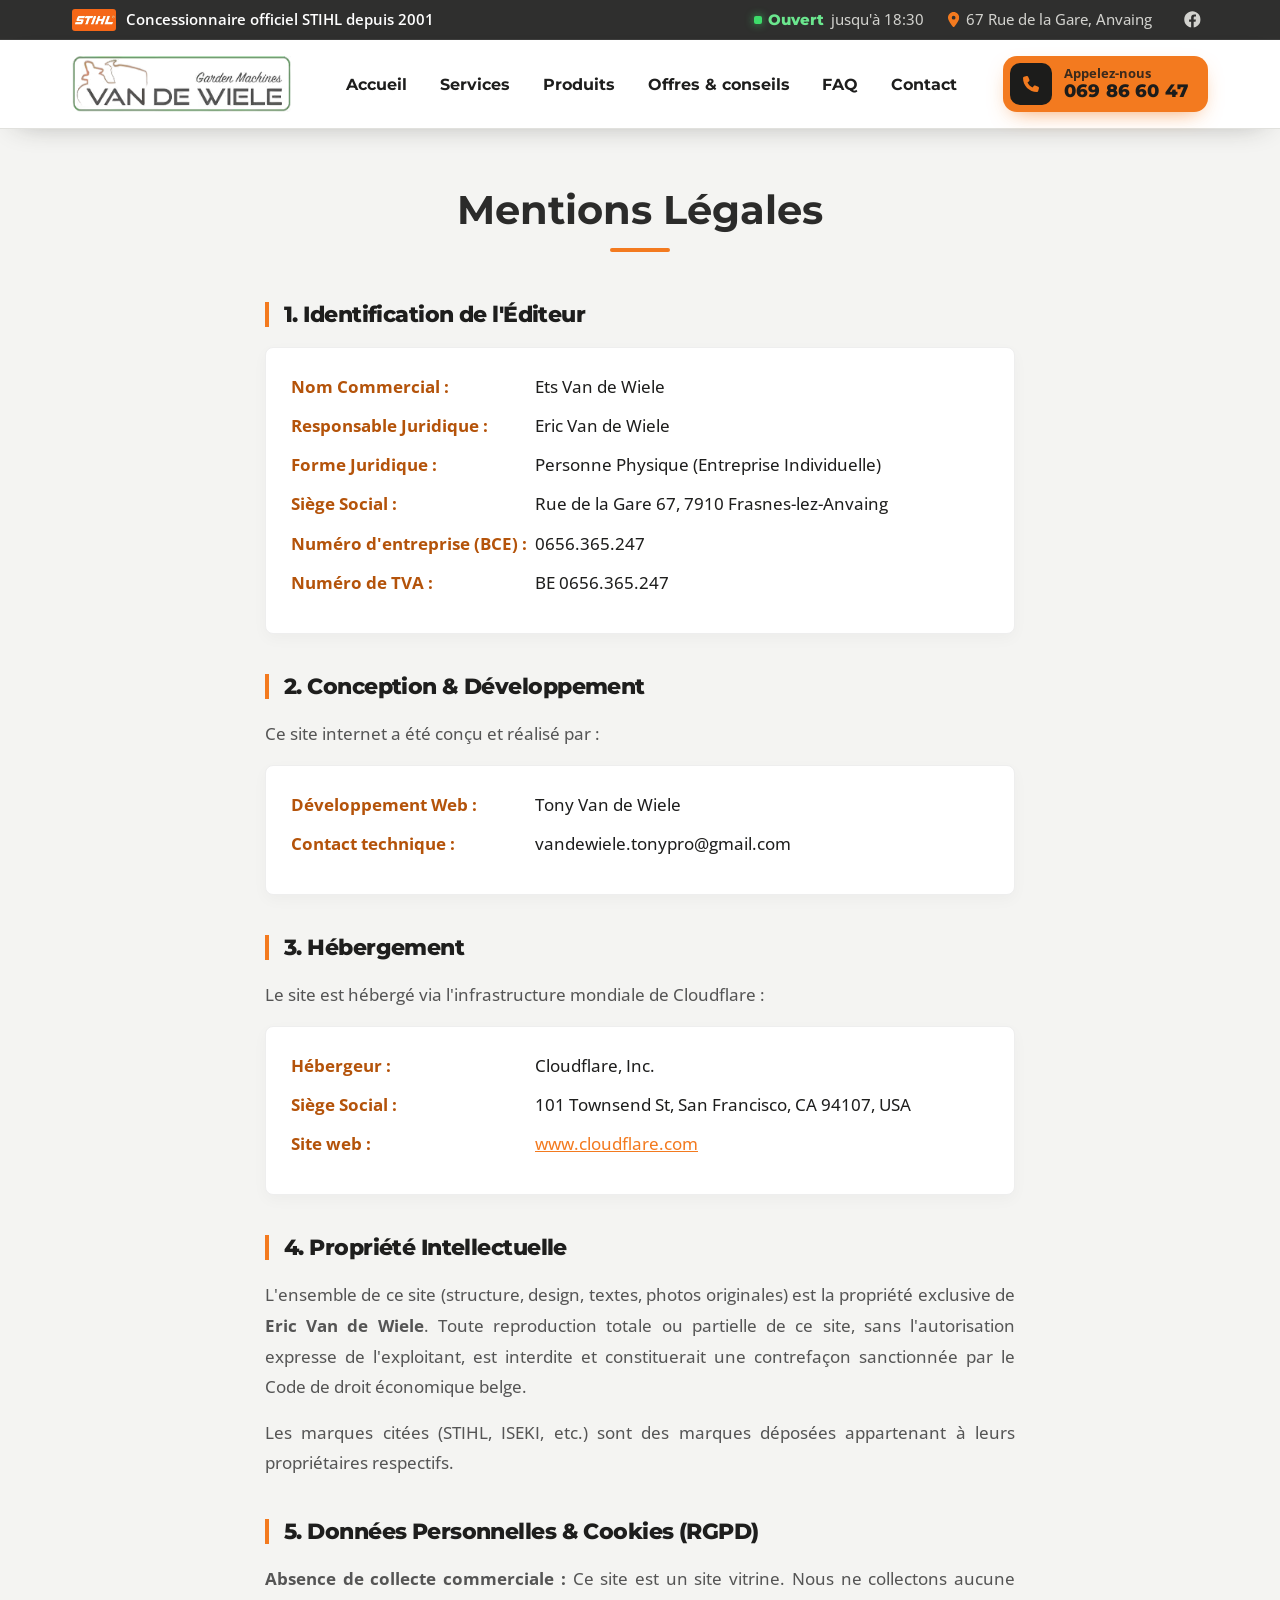
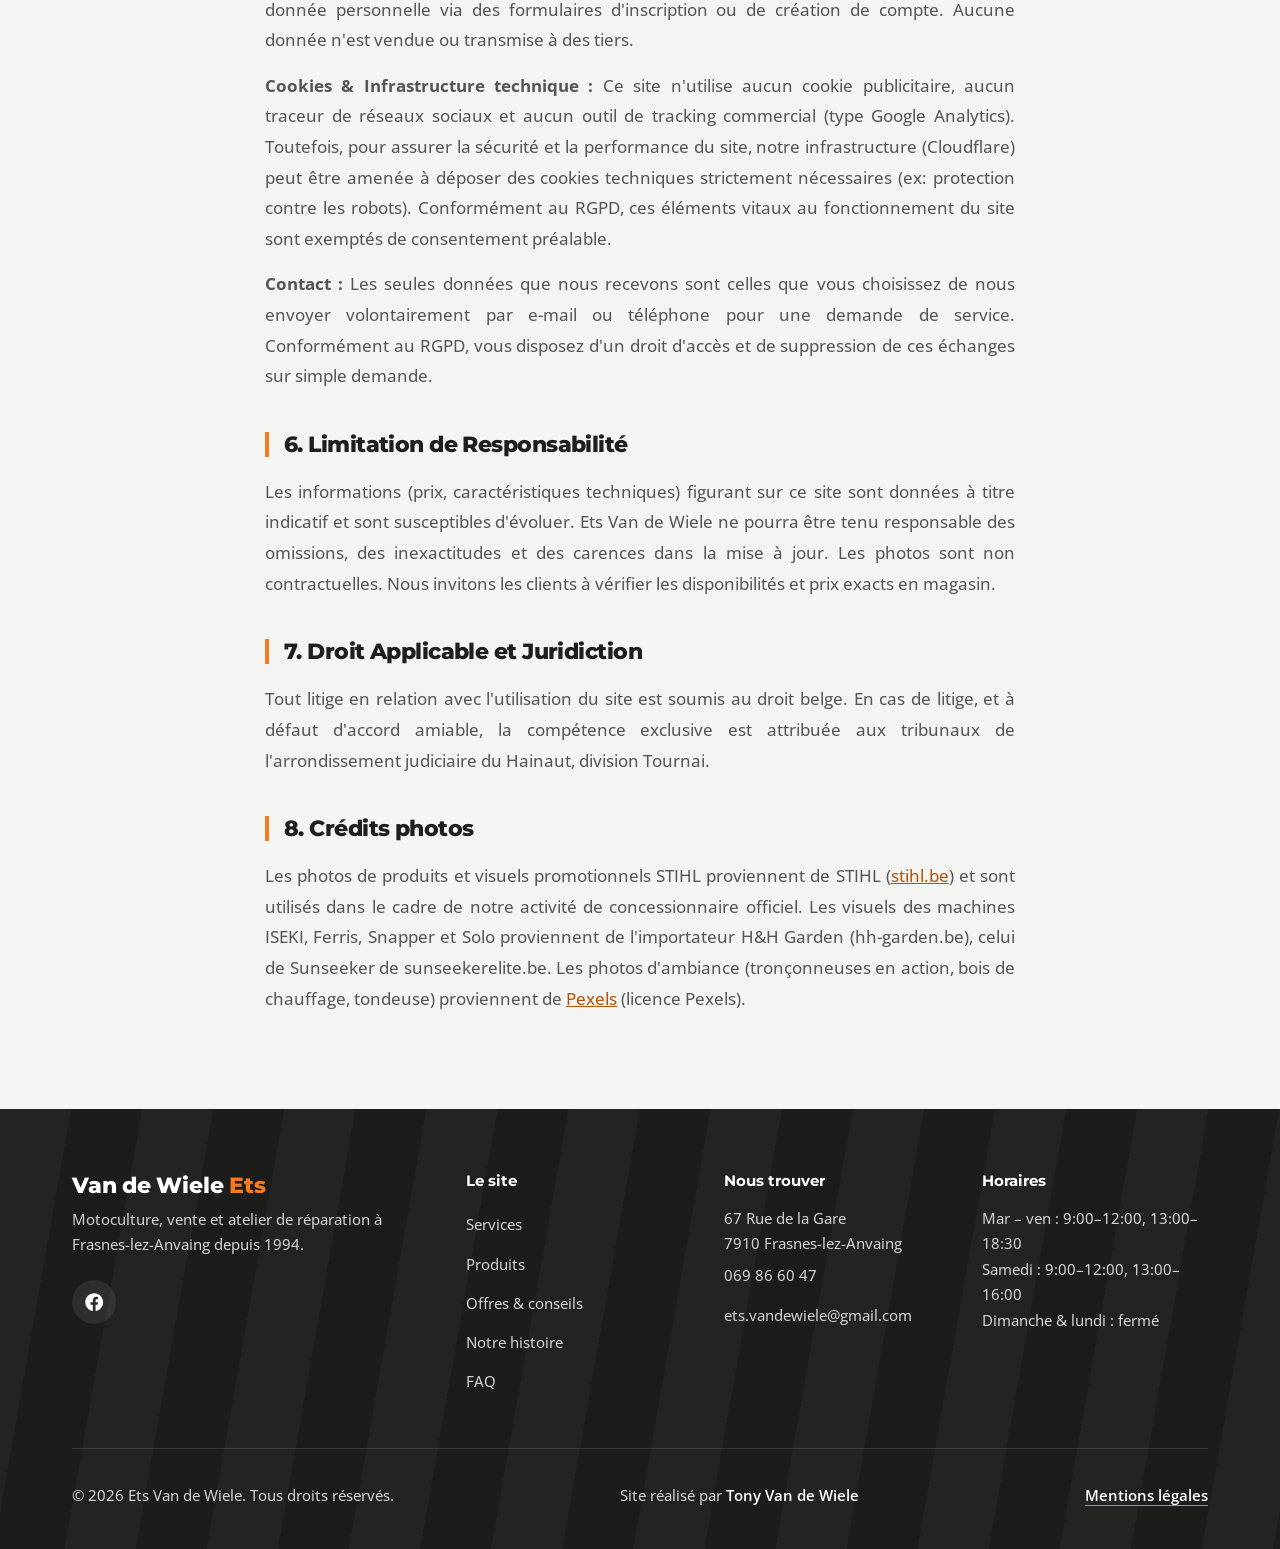
<file: html/mentions-legales.html>
<!DOCTYPE html>
<html lang="fr">

<head>
  <meta charset="UTF-8">
  <meta name="viewport" content="width=device-width, initial-scale=1.0">
  <title>Mentions Légales | Ets Van de Wiele</title>

  <meta name="robots" content="noindex, follow">
  <link rel="icon"
    href="data:image/svg+xml,<svg xmlns='http://www.w3.org/2000/svg' viewBox='0 0 100 100'><rect width='100' height='100' fill='%23FF8800' rx='20'/><text x='50' y='75' font-size='70' font-family='Arial, sans-serif' font-weight='900' text-anchor='middle' fill='%23ffffff'>V</text></svg>">

  <link rel="preload" href="../fonts/JTUSjIg1_i6t8kCHKm459Wlhyw.woff2" as="font" type="font/woff2" crossorigin>
  <link rel="preload" href="../fonts/memvYaGs126MiZpBA-UvWbX2vVnXBbObj2OVTS-muw.woff2" as="font" type="font/woff2"
    crossorigin>

  <link rel="stylesheet" href="../css/style.css?v=20261128">
  <style>
    @font-face {
      font-family: 'Montserrat';
      font-style: normal;
      font-weight: 100 900;
      font-display: swap;
      src: url(../fonts/JTUSjIg1_i6t8kCHKm459Wlhyw.woff2) format('woff2');
    }

    @font-face {
      font-family: 'Open Sans';
      font-style: normal;
      font-weight: 300 800;
      font-display: swap;
      src: url(../fonts/memvYaGs126MiZpBA-UvWbX2vVnXBbObj2OVTS-muw.woff2) format('woff2');
    }

    body {
      padding-top: calc(var(--topbar-h) + var(--nav-h));
    }

    /* --- CONTENU LÉGAL --- */
    .legal-content {
      padding: 60px 25px 80px 25px;
      max-width: 800px;
      margin: 0 auto;
      min-height: 60vh;
    }

    .legal-content h1 {
      font-family: 'Montserrat', sans-serif;
      font-size: 2.5rem;
      color: var(--dark-green);
      margin-bottom: 50px;
      text-align: center;
    }

    .legal-content h1::after {
      content: '';
      display: block;
      width: 60px;
      height: 4px;
      background: var(--accent-orange);
      margin: 15px auto 0;
      border-radius: 2px;
    }

    .legal-content h2 {
      font-family: 'Montserrat', sans-serif;
      font-size: 1.4rem;
      color: var(--text-dark);
      margin-top: 40px;
      margin-bottom: 20px;
      border-left: 4px solid var(--accent-orange);
      padding-left: 15px;
    }

    .legal-content ul {
      list-style-type: none;
      padding: 0;
      background: white;
      padding: 25px;
      border-radius: 8px;
      border: 1px solid #eee;
      box-shadow: 0 5px 15px rgba(0, 0, 0, 0.03);
    }

    .legal-content li {
      margin-bottom: 12px;
      line-height: 1.6;
      font-family: 'Open Sans', sans-serif;
    }

    .legal-content li strong {
      color: var(--primary-green);
      display: inline-block;
      width: 240px;
    }

    .legal-content p {
      line-height: 1.8;
      color: #555;
      text-align: justify;
      margin-bottom: 15px;
      font-family: 'Open Sans', sans-serif;
    }

    /* --- RESPONSIVE --- */
    @media (max-width: 768px) {
      .legal-content li strong {
        display: block;
        width: 100%;
      }

      .legal-content h1 {
        font-size: 2rem;
      }
    }
  </style>
</head>

<body>
  <!-- Icônes : Font Awesome Free 6.4.0 (CC BY 4.0) https://fontawesome.com/license/free -->
  <svg xmlns="http://www.w3.org/2000/svg" style="display:none">
    <symbol id="s-xmark" viewBox="0 0 384 512"><path d="M342.6 150.6c12.5-12.5 12.5-32.8 0-45.3s-32.8-12.5-45.3 0L192 210.7 86.6 105.4c-12.5-12.5-32.8-12.5-45.3 0s-12.5 32.8 0 45.3L146.7 256 41.4 361.4c-12.5 12.5-12.5 32.8 0 45.3s32.8 12.5 45.3 0L192 301.3 297.4 406.6c12.5 12.5 32.8 12.5 45.3 0s12.5-32.8 0-45.3L237.3 256 342.6 150.6z"/></symbol>
    <symbol id="b-facebook" viewBox="0 0 512 512"><path d="M504 256C504 119 393 8 256 8S8 119 8 256c0 123.78 90.69 226.38 209.25 245V327.69h-63V256h63v-54.64c0-62.15 37-96.48 93.67-96.48 27.14 0 55.52 4.84 55.52 4.84v61h-31.28c-30.8 0-40.41 19.12-40.41 38.73V256h68.78l-11 71.69h-57.78V501C413.31 482.38 504 379.78 504 256z"/></symbol>
    <symbol id="s-bars" viewBox="0 0 448 512"><path d="M0 96C0 78.3 14.3 64 32 64H416c17.7 0 32 14.3 32 32s-14.3 32-32 32H32C14.3 128 0 113.7 0 96zM0 256c0-17.7 14.3-32 32-32H416c17.7 0 32 14.3 32 32s-14.3 32-32 32H32c-17.7 0-32-14.3-32-32zM448 416c0 17.7-14.3 32-32 32H32c-17.7 0-32-14.3-32-32s14.3-32 32-32H416c17.7 0 32 14.3 32 32z"/></symbol>
    <symbol id="s-location-dot" viewBox="0 0 384 512"><path d="M215.7 499.2C267 435 384 279.4 384 192C384 86 298 0 192 0S0 86 0 192c0 87.4 117 243 168.3 307.2c12.3 15.3 35.1 15.3 47.4 0zM192 128a64 64 0 1 1 0 128 64 64 0 1 1 0-128z"/></symbol>
    <symbol id="s-phone" viewBox="0 0 512 512"><path d="M164.9 24.6c-7.7-18.6-28-28.5-47.4-23.2l-88 24C12.1 30.2 0 46 0 64C0 311.4 200.6 512 448 512c18 0 33.8-12.1 38.6-29.5l24-88c5.3-19.4-4.6-39.7-23.2-47.4l-96-40c-16.3-6.8-35.2-2.1-46.3 11.6L304.7 368C234.3 334.7 177.3 277.7 144 207.3L193.3 167c13.7-11.2 18.4-30 11.6-46.3l-40-96z"/></symbol>
  </svg>

  <header id="header" class="site-header is-solid">
    <div class="topbar">
      <div class="container topbar-inner">
        <p class="topbar-dealer">
          <img src="../images/logo-stihl.webp" width="319" height="158" alt="STIHL" class="topbar-stihl">
          <span>Concessionnaire officiel STIHL<span class="topbar-since"> depuis 2001</span></span>
        </p>
        <ul class="topbar-info">
          <li><span id="shop-status-badge" class="status-badge"><span class="status-word">Horaires</span> <span class="status-detail">mar. – sam.</span></span></li>
          <li class="topbar-address">
            <a href="https://www.google.com/maps/dir/?api=1&amp;destination=67+Rue+de+la+Gare+7910+Frasnes-lez-Anvaing"
              target="_blank" rel="noopener noreferrer"><svg class="icon" viewBox="0 0 384 512" aria-hidden="true"><use href="#s-location-dot"></use></svg>
              67 Rue de la Gare, Anvaing</a>
          </li>
          <li>
            <a href="https://www.facebook.com/VandeWieleEts/" target="_blank" rel="noopener noreferrer"
              class="topbar-fb" aria-label="Facebook (nouvel onglet)"><svg class="icon" viewBox="0 0 512 512" aria-hidden="true"><use href="#b-facebook"></use></svg></a>
          </li>
        </ul>
      </div>
    </div>

    <div class="mainbar">
    <div class="container">
      <nav aria-label="Navigation principale">
        <a href="../index.html#accueil" class="logo-wrapper" aria-label="Van de Wiele Ets, retour à l'accueil">
          <img src="../images/logo-vdw.avif" width="285" height="73" alt="" class="nav-logo-img">
        </a>

        <ul class="nav-links" id="menu-principal">
          <li><a href="../index.html#accueil">Accueil</a></li>
          <li><a href="../index.html#services">Services</a></li>
          <li><a href="../index.html#produits">Produits</a></li>
          <li><a href="../index.html#actu">Offres &amp; conseils</a></li>
          <li><a href="../index.html#faq-section">FAQ</a></li>
          <li><a href="../index.html#contact">Contact</a></li>
        </ul>

        <a href="tel:+3269866047" class="header-call" aria-label="Appeler le 069 86 60 47">
          <span class="header-call-icon" aria-hidden="true"><svg class="icon" viewBox="0 0 512 512" aria-hidden="true"><use href="#s-phone"></use></svg></span>
          <span class="header-call-text">
            <span class="header-call-kicker">Appelez-nous</span>
            <span class="header-call-number">069 86 60 47</span>
          </span>
        </a>

        <button class="hamburger" type="button" aria-label="Ouvrir le menu" aria-expanded="false"
          aria-controls="menu-principal">
          <svg class="icon" viewBox="0 0 448 512" aria-hidden="true"><use href="#s-bars"></use></svg>
        </button>
      </nav>
    </div>
    </div>
  </header>

  <main>
    <section class="legal-content">
      <h1>Mentions Légales</h1>

      <h2>1. Identification de l'Éditeur</h2>
      <ul>
        <li><strong>Nom Commercial :</strong> Ets Van de Wiele</li>
        <li><strong>Responsable Juridique :</strong> Eric Van de Wiele</li>
        <li><strong>Forme Juridique :</strong> Personne Physique (Entreprise Individuelle)</li>
        <li><strong>Siège Social :</strong> Rue de la Gare 67, 7910 Frasnes-lez-Anvaing</li>
        <li><strong>Numéro d'entreprise (BCE) :</strong> 0656.365.247</li>
        <li><strong>Numéro de TVA :</strong> BE 0656.365.247</li>
      </ul>

      <h2>2. Conception & Développement</h2>
      <p>Ce site internet a été conçu et réalisé par :</p>
      <ul>
        <li><strong>Développement Web :</strong> Tony Van de Wiele</li>
        <li><strong>Contact technique :</strong> vandewiele.tonypro@gmail.com</li>
      </ul>

      <h2>3. Hébergement</h2>
      <p>Le site est hébergé via l'infrastructure mondiale de Cloudflare :</p>
      <ul>
        <li><strong>Hébergeur :</strong> Cloudflare, Inc.</li>
        <li><strong>Siège Social :</strong> 101 Townsend St, San Francisco, CA 94107, USA</li>
        <li><strong>Site web :</strong> <a href="https://www.cloudflare.com" target="_blank"
            style="color: var(--accent-orange);">www.cloudflare.com</a></li>
      </ul>

      <h2>4. Propriété Intellectuelle</h2>
      <p>L'ensemble de ce site (structure, design, textes, photos originales) est la propriété exclusive de <strong>Eric
          Van de Wiele</strong>. Toute reproduction totale ou partielle de ce site, sans l'autorisation expresse de
        l'exploitant, est interdite et constituerait une contrefaçon sanctionnée par le Code de droit économique belge.
      </p>
      <p>Les marques citées (STIHL, ISEKI, etc.) sont des marques déposées appartenant à leurs propriétaires respectifs.
      </p>

      <h2>5. Données Personnelles & Cookies (RGPD)</h2>
      <p>
        <strong>Absence de collecte commerciale :</strong> Ce site est un site vitrine. Nous ne collectons aucune donnée
        personnelle via des formulaires d'inscription ou de création de compte. Aucune donnée n'est vendue ou transmise
        à des tiers.
      </p>
      <p>
        <strong>Cookies & Infrastructure technique :</strong> Ce site n'utilise aucun cookie publicitaire, aucun traceur
        de réseaux sociaux et aucun outil de tracking commercial (type Google Analytics).
        Toutefois, pour assurer la sécurité et la performance du site, notre infrastructure (Cloudflare) peut être
        amenée à déposer des cookies techniques strictement nécessaires (ex: protection contre les robots). Conformément
        au RGPD, ces éléments vitaux au fonctionnement du site sont exemptés de consentement préalable.
      </p>
      <p>
        <strong>Contact :</strong> Les seules données que nous recevons sont celles que vous choisissez de nous envoyer
        volontairement par e-mail ou téléphone pour une demande de service. Conformément au RGPD, vous disposez d'un
        droit d'accès et de suppression de ces échanges sur simple demande.
      </p>

      <h2>6. Limitation de Responsabilité</h2>
      <p>Les informations (prix, caractéristiques techniques) figurant sur ce site sont données à titre indicatif et
        sont susceptibles d'évoluer. Ets Van de Wiele ne pourra être tenu responsable des omissions, des inexactitudes
        et des carences dans la mise à jour. Les photos sont non contractuelles. Nous invitons les clients à vérifier
        les disponibilités et prix exacts en magasin.</p>

      <h2>7. Droit Applicable et Juridiction</h2>
      <p>Tout litige en relation avec l'utilisation du site est soumis au droit belge. En cas de litige, et à défaut
        d'accord amiable, la compétence exclusive est attribuée aux tribunaux de l'arrondissement judiciaire du Hainaut,
        division Tournai.</p>

      <h2>8. Crédits photos</h2>
      <p>Les photos de produits et visuels promotionnels STIHL proviennent de STIHL (<a href="https://www.stihl.be/fr"
          target="_blank" rel="noopener noreferrer" style="color: var(--orange-ink);">stihl.be</a>) et sont
        utilisés dans le cadre de notre activité de concessionnaire officiel. Les visuels des machines ISEKI, Ferris,
        Snapper et Solo proviennent de l'importateur H&amp;H Garden (hh-garden.be), celui de Sunseeker de
        sunseekerelite.be. Les photos d'ambiance (tronçonneuses en
        action, bois de chauffage, tondeuse) proviennent de <a href="https://www.pexels.com" target="_blank"
          rel="noopener noreferrer" style="color: var(--orange-ink);">Pexels</a> (licence Pexels).</p>
    </section>
  </main>

  <footer class="site-footer">
    <div class="container">
      <div class="footer-grid">
        <div class="footer-brand">
          <h3>Van de Wiele <span>Ets</span></h3>
          <p>Motoculture, vente et atelier de réparation à Frasnes-lez-Anvaing depuis 1994.</p>
          <div class="social-links">
            <a href="https://www.facebook.com/VandeWieleEts/" target="_blank" rel="noopener noreferrer"
              aria-label="Suivez-nous sur Facebook (nouvel onglet)">
              <svg class="icon" viewBox="0 0 512 512" aria-hidden="true"><use href="#b-facebook"></use></svg>
            </a>
          </div>
        </div>

        <nav class="footer-col" aria-label="Plan du site">
          <h4>Le site</h4>
          <ul>
            <li><a href="../index.html#services">Services</a></li>
            <li><a href="../index.html#produits">Produits</a></li>
            <li><a href="../index.html#actu">Offres &amp; conseils</a></li>
            <li><a href="../index.html#histoire">Notre histoire</a></li>
            <li><a href="../index.html#faq-section">FAQ</a></li>
          </ul>
        </nav>

        <div class="footer-col">
          <h4>Nous trouver</h4>
          <ul>
            <li>67 Rue de la Gare<br>7910 Frasnes-lez-Anvaing</li>
            <li><a href="tel:+3269866047">069 86 60 47</a></li>
            <li><a href="mailto:ets.vandewiele@gmail.com">ets.vandewiele@gmail.com</a></li>
          </ul>
        </div>

        <div class="footer-col">
          <h4>Horaires</h4>
          <ul>
            <li>Mar – ven&nbsp;: 9:00–12:00, 13:00–18:30</li>
            <li>Samedi&nbsp;: 9:00–12:00, 13:00–16:00</li>
            <li>Dimanche &amp; lundi&nbsp;: fermé</li>
          </ul>
        </div>
      </div>

      <div class="footer-credits">
        <p class="copyright">© 2026 Ets Van de Wiele. Tous droits réservés.</p>
        <p class="credit-text">Site réalisé par <span class="creator-name">Tony Van de Wiele</span></p>
        <a href="mentions-legales.html" class="legal-btn" aria-current="page">Mentions légales</a>
      </div>
    </div>
  </footer>

  <script src="../js/script.js?v=20261128" defer></script>

</body>

</html>
</file>
<file: css/style.css>
/* ==========================================================================
   Ets Van de Wiele — feuille de style principale
   Codes couleur STIHL / VIKING : orange STIHL, anthracite, blanc, gris clair.
   Le vert de la maison reste un accent discret (statut « ouvert »).
   Motif signature : bandes de pelouse tondue sur les fonds anthracite.
   ========================================================================== */

/* 1. TOKENS
   ========================================================================== */
:root {
  /* Couleurs de marque */
  --char: #2B2B2A;            /* anthracite STIHL */
  --char-deep: #1C1C1B;
  --char-soft: #3A3A38;
  --green: #268C36;
  --orange-tint: #FDEEE2;     /* orange pâle (fond de la carte en chargement) */
  --orange: #F37A1F;          /* orange STIHL */
  --orange-hover: #F58B3A;
  --orange-ink: #B4530A;      /* orange lisible sur fond clair (texte) */

  /* Accents saisonniers : uniquement dans « Offres & conseils de saison »
     (petites touches de couleur ; le fond de la section reste anthracite) */
  --season-winter: #2B8BC6;
  --season-winter-ink: #1A6A9E;
  --season-spring: #4E9A2F;
  --season-spring-ink: #3A7A20;
  --season-summer: #E8A21A;
  --season-summer-ink: #8E5C00;

  /* Surfaces & texte */
  --paper: #F4F4F2;
  --surface: #FFFFFF;
  --ink: #1E1E1D;
  --ink-muted: #474745;
  --line: #E1E1DD;
  --on-dark: #FFFFFF;
  --on-dark-muted: #D2D2CE;

  /* Compatibilité avec l'ancien nommage (pages internes) */
  --primary-green: var(--orange-ink);
  --dark-green: var(--char);
  --accent-orange: var(--orange);
  --text-dark: var(--ink);
  --white: #FFFFFF;

  /* Typo */
  --font-display: 'Montserrat', system-ui, sans-serif;
  --font-body: 'Open Sans', system-ui, sans-serif;
  --fs-xs: 0.8125rem;   /* étiquettes, badges, mentions */
  --fs-sm: 0.9375rem;   /* textes secondaires */
  --fs-base: 1.0625rem; /* texte courant */
  --fs-lg: 1.1875rem;   /* chapôs, titres de cartes */
  --fs-h3: 1.25rem;
  --fs-h2: clamp(2rem, 1.4rem + 2.6vw, 3.1rem);
  --fs-h1: clamp(2.5rem, 1.5rem + 4.2vw, 4.6rem);

  /* Espacements (échelle de 8) */
  --space-1: 0.5rem;
  --space-2: 1rem;
  --space-3: 1.5rem;
  --space-4: 2rem;
  --space-5: 3rem;
  --space-6: 4rem;
  --section-y: clamp(3.25rem, 2.25rem + 3.2vw, 5.5rem);

  /* Formes & profondeur */
  --r-sm: 8px;
  --r-md: 14px;
  --r-lg: 22px;
  --shadow-1: 0 1px 2px rgba(28, 28, 27, 0.06), 0 4px 14px rgba(28, 28, 27, 0.06);
  --shadow-2: 0 18px 40px -12px rgba(28, 28, 27, 0.28);

  /* Mouvement */
  --ease-out: cubic-bezier(0.22, 1, 0.36, 1);
  --dur-fast: 160ms;
  --dur: 260ms;

  /* Bandes de pelouse tondue */
  --mow-stripes: repeating-linear-gradient(100deg,
      rgba(255, 255, 255, 0.03) 0 70px,
      rgba(255, 255, 255, 0) 70px 140px);

  --topbar-h: 40px;
  --nav-h: 88px;
  --header-h: var(--nav-h);   /* hauteur visible une fois la page défilée */
}

/* 2. BASE
   ========================================================================== */
*,
*::before,
*::after {
  box-sizing: border-box;
  margin: 0;
  padding: 0;
}

html {
  scroll-behavior: smooth;
  scroll-padding-top: calc(var(--header-h) + 8px);
  -webkit-text-size-adjust: 100%;
}

body {
  font-family: var(--font-body);
  font-size: var(--fs-base);
  font-weight: 450;
  line-height: 1.65;
  color: var(--ink);
  background: var(--paper);
  overflow-x: hidden;
  -webkit-font-smoothing: antialiased;
}

img,
svg,
iframe {
  display: block;
  max-width: 100%;
}

/* Icônes (sprite SVG inline) : se comportent comme du texte */
.icon {
  display: inline-block;
  flex-shrink: 0;
  width: auto;
  height: 1em;
  overflow: visible;
  vertical-align: -0.125em;
  fill: currentColor;
}

a {
  color: inherit;
}

button {
  font: inherit;
  color: inherit;
  background: none;
  border: 0;
  cursor: pointer;
}

ul,
ol {
  list-style: none;
}

h1,
h2,
h3,
h4 {
  font-family: var(--font-display);
  line-height: 1.12;
  color: inherit;
  text-wrap: balance;
}

h2 {
  font-size: var(--fs-h2);
  font-weight: 800;
  letter-spacing: -0.025em;
}

h3 {
  font-size: var(--fs-h3);
  font-weight: 700;
  letter-spacing: -0.01em;
}

p {
  text-wrap: pretty;
}

:focus-visible {
  outline: 3px solid var(--orange);
  outline-offset: 3px;
  border-radius: 4px;
}

::selection {
  background: var(--orange);
  color: var(--char-deep);
}

.container {
  width: 100%;
  max-width: 1200px;
  margin-inline: auto;
  padding-inline: clamp(1rem, 4vw, 2rem);
}

.sr-only {
  position: absolute;
  width: 1px;
  height: 1px;
  overflow: hidden;
  clip: rect(0 0 0 0);
  white-space: nowrap;
}

.skip-link {
  position: absolute;
  left: 1rem;
  top: -100px;
  z-index: 300;
  padding: 0.75rem 1.25rem;
  background: var(--orange);
  color: var(--char-deep);
  font-weight: 700;
  border-radius: var(--r-sm);
  text-decoration: none;
}

.skip-link:focus {
  top: 1rem;
}

/* 3. BOUTONS & LIENS
   ========================================================================== */
.btn {
  display: inline-flex;
  align-items: center;
  justify-content: center;
  gap: 0.6rem;
  min-height: 48px;
  padding: 0.8rem 1.6rem;
  border-radius: 10px;
  border: 2px solid transparent;
  font-family: var(--font-display);
  font-weight: 700;
  font-size: 0.98rem;
  letter-spacing: 0.005em;
  line-height: 1.2;
  text-decoration: none;
  cursor: pointer;
  transition: background-color var(--dur-fast) ease, color var(--dur-fast) ease,
    border-color var(--dur-fast) ease, transform var(--dur-fast) ease;
  touch-action: manipulation;
}

.btn:active {
  transform: scale(0.97);
}

/* Orange de marque + texte vert foncé : contraste AA (≈ 5:1) */
.btn-primary {
  background: var(--orange);
  color: var(--char-deep);
}

.btn-primary:hover {
  background: var(--orange-hover);
}

.btn-outline {
  border-color: rgba(255, 255, 255, 0.7);
  color: var(--on-dark);
}

.btn-outline:hover {
  background: var(--on-dark);
  border-color: var(--on-dark);
  color: var(--char-deep);
}

.btn-dark {
  background: var(--char-deep);
  color: var(--on-dark);
}

.btn-dark:hover {
  background: var(--char-soft);
}

.btn-light {
  background: var(--surface);
  color: var(--ink);
  border-color: var(--line);
}

.btn-light:hover {
  border-color: var(--orange);
}

.btn-light img {
  width: 20px;
  height: 20px;
}

.text-link {
  display: inline-flex;
  align-items: center;
  gap: 0.5rem;
  font-family: var(--font-display);
  font-weight: 700;
  color: var(--char);
  text-decoration: underline;
  text-decoration-color: var(--orange);
  text-decoration-thickness: 2px;
  text-underline-offset: 6px;
  transition: text-underline-offset var(--dur-fast) ease;
}

.text-link:hover {
  text-underline-offset: 3px;
}

/* 4. EN-TÊTE (barre d'infos + barre principale)
   ========================================================================== */
header,
.site-header {
  position: fixed;
  inset: 0 0 auto 0;
  z-index: 100;
}

.site-header {
  color: var(--on-dark);
  transition: transform 320ms var(--ease-out);
}

/* Au scroll, l'en-tête remonte de la hauteur de la barre d'infos : seule la barre principale reste */
.site-header.scrolled {
  transform: translateY(calc(-1 * var(--topbar-h)));
}

/* --- Barre d'infos --- */
.topbar {
  height: var(--topbar-h);
  background: rgba(20, 20, 19, 0.88);
  color: var(--on-dark-muted);
  font-size: var(--fs-sm);
  border-bottom: 1px solid rgba(255, 255, 255, 0.08);
}

.topbar-inner {
  display: flex;
  align-items: center;
  justify-content: space-between;
  gap: var(--space-3);
  height: 100%;
}

.topbar-dealer {
  display: flex;
  align-items: center;
  gap: 0.6rem;
  font-weight: 600;
  color: var(--on-dark);
  white-space: nowrap;
}

.topbar-stihl {
  height: 22px;
  width: auto;
  border-radius: 3px;
}

.topbar-info {
  display: flex;
  align-items: center;
  gap: var(--space-3);
}

.topbar-info a {
  display: inline-flex;
  align-items: center;
  gap: 0.45rem;
  min-height: 32px;
  color: var(--on-dark-muted);
  text-decoration: none;
  transition: color var(--dur-fast) ease;
}

.topbar-info a:hover {
  color: var(--on-dark);
}

.topbar-info .icon {
  color: var(--orange);
}

.topbar-fb {
  justify-content: center;
  min-width: 32px;
  font-size: 1.05rem;
}

.topbar-fb .icon {
  color: inherit;
}

/* Indicateur d'ouverture : du texte, un petit voyant carré, pas de pastille */
.status-badge {
  display: inline-flex;
  align-items: baseline;
  gap: 0.4rem;
  white-space: nowrap;
  color: var(--on-dark-muted);
}

.status-badge::before {
  content: '';
  align-self: center;
  width: 8px;
  height: 8px;
  border-radius: 2px;
  background: currentColor;
  opacity: 0.6;
}

.status-word {
  font-family: var(--font-display);
  font-weight: 800;
  color: var(--on-dark);
}

.status-badge.is-open::before {
  background: #3DDC6A;
  opacity: 1;
  box-shadow: 0 0 8px rgba(61, 220, 106, 0.7);
}

.status-badge.is-open .status-word {
  color: #6BE68E;
}

.status-badge.is-closed::before {
  background: #FF6B5E;
  opacity: 1;
}

.status-badge.is-closed .status-word {
  color: #FF9A90;
}

/* Variante plus grande (carte contact) */
.status-badge-lg {
  margin-bottom: var(--space-3);
  padding-left: 0.85rem;
  border-left: 3px solid rgba(255, 255, 255, 0.2);
  font-size: 1rem;
}

.status-badge-lg.is-open {
  border-left-color: #3DDC6A;
}

.status-badge-lg.is-closed {
  border-left-color: #FF6B5E;
}

/* --- Barre principale --- */
.mainbar {
  background: linear-gradient(rgba(20, 20, 19, 0.55), rgba(20, 20, 19, 0));
  transition: background-color var(--dur) ease, box-shadow var(--dur) ease;
}

.site-header.scrolled .mainbar,
.site-header.is-solid .mainbar,
.site-header.menu-open .mainbar {
  background: rgba(255, 255, 255, 0.97);
  -webkit-backdrop-filter: saturate(1.4) blur(12px);
  backdrop-filter: saturate(1.4) blur(12px);
  box-shadow: 0 1px 0 var(--line), 0 10px 30px -18px rgba(28, 28, 27, 0.45);
}

.site-header.scrolled,
.site-header.is-solid,
.site-header.menu-open {
  color: var(--ink);
}

/* La barre d'infos garde ses couleurs sombres même quand la barre principale passe en blanc */
.site-header .topbar {
  color: var(--on-dark-muted);
}

header nav {
  position: relative;
  display: flex;
  align-items: center;
  gap: var(--space-4);
  height: var(--nav-h);
}

.logo-wrapper {
  display: inline-flex;
  align-items: center;
  margin-right: auto;
  text-decoration: none;
  flex-shrink: 0;
}

.nav-logo-img {
  height: 56px;
  width: auto;
  transition: filter var(--dur) ease, transform var(--dur) var(--ease-out);
}

.logo-wrapper:hover .nav-logo-img {
  transform: scale(1.03);
}

/* Logo transparent : version blanche sur la photo, couleurs d'origine sur fond blanc */
.site-header .nav-logo-img {
  filter: brightness(0) invert(1);
}

.site-header.scrolled .nav-logo-img,
.site-header.is-solid .nav-logo-img,
.site-header.menu-open .nav-logo-img {
  filter: none;
}

.logo-text {
  font-family: var(--font-display);
  font-weight: 800;
  font-size: 1.05rem;
  letter-spacing: 0.02em;
}

.logo-text span {
  color: var(--orange);
}

.nav-links {
  display: flex;
  align-items: center;
  gap: 0.35rem;
}

.nav-links a {
  position: relative;
  display: inline-flex;
  align-items: center;
  min-height: 48px;
  padding: 0 0.85rem;
  font-family: var(--font-display);
  font-weight: 700;
  font-size: 1.02rem;
  text-decoration: none;
  color: inherit;
  white-space: nowrap;
  transition: color var(--dur-fast) ease;
}

.nav-links a::after {
  content: '';
  position: absolute;
  left: 0.85rem;
  right: 0.85rem;
  bottom: 6px;
  height: 3px;
  border-radius: 2px;
  background: var(--orange);
  transform: scaleX(0);
  transform-origin: left;
  transition: transform var(--dur) var(--ease-out);
}

.nav-links a:hover {
  color: var(--orange);
}

.site-header.scrolled .nav-links a:hover,
.site-header.is-solid .nav-links a:hover {
  color: var(--orange-ink);
}

.nav-links a:hover::after,
.nav-links a.active::after {
  transform: scaleX(1);
}

/* Bouton d'appel sur deux lignes */
.header-call {
  display: inline-flex;
  align-items: center;
  gap: 0.75rem;
  min-height: 56px;
  padding: 0.4rem 1.25rem 0.4rem 0.45rem;
  border-radius: 14px;
  background: var(--orange);
  color: var(--char-deep);
  text-decoration: none;
  white-space: nowrap;
  box-shadow: 0 8px 22px -10px rgba(243, 122, 31, 0.8);
  transition: background-color var(--dur-fast) ease, transform var(--dur-fast) ease;
}

.header-call:hover {
  background: var(--orange-hover);
  transform: translateY(-1px);
}

.header-call-icon {
  display: grid;
  place-items: center;
  width: 42px;
  height: 42px;
  border-radius: 10px;
  background: var(--char-deep);
  color: var(--orange);
  font-size: 1rem;
}

.header-call-text {
  display: flex;
  flex-direction: column;
  line-height: 1.15;
}

.header-call-kicker {
  font-size: var(--fs-xs);
  font-weight: 700;
  opacity: 0.85;
}

.header-call-number {
  font-family: var(--font-display);
  font-weight: 800;
  font-size: 1.1rem;
  letter-spacing: 0.01em;
}

.hamburger {
  display: none;
  place-items: center;
  width: 48px;
  height: 48px;
  border-radius: 10px;
  font-size: 1.45rem;
  color: inherit;
}

/* 5. HERO
   ========================================================================== */
.hero {
  position: relative;
  display: flex;
  align-items: flex-end;
  min-height: 100svh;
  padding: calc(var(--topbar-h) + var(--nav-h) + var(--space-5)) 0 clamp(3rem, 7vh, 5.5rem);
  color: var(--on-dark);
  background: var(--char-deep);
  overflow: hidden;
  isolation: isolate;
}

.hero-bg-img {
  position: absolute;
  inset: 0;
  width: 100%;
  height: 100%;
  object-fit: cover;
  object-position: 60% 70%;
  z-index: -2;
}

.hero::after {
  content: '';
  position: absolute;
  inset: 0;
  z-index: -1;
  background:
    linear-gradient(90deg, rgba(28, 28, 27, 0.94) 0%, rgba(28, 28, 27, 0.82) 38%, rgba(28, 28, 27, 0.25) 75%, rgba(28, 28, 27, 0.1) 100%),
    linear-gradient(0deg, rgba(28, 28, 27, 0.7) 0%, rgba(28, 28, 27, 0) 45%);
}

.hero-inner {
  display: grid;
  grid-template-columns: minmax(0, 1fr) minmax(280px, 360px);
  align-items: end;
  gap: var(--space-4) var(--space-5);
}

.hero-title {
  grid-column: 1 / -1;
}

/* Accroche et boutons collés au titre ; la pancarte s'aligne sur leur haut */
@media (min-width: 961px) {
  .hero-inner {
    align-items: start;
  }
}

.hero-content {
  max-width: 40rem;
}

.hero-badge {
  display: inline-flex;
  align-items: center;
  gap: 0.6rem;
  margin-bottom: var(--space-3);
  font-family: var(--font-display);
  font-weight: 600;
  font-size: var(--fs-sm);
  color: var(--on-dark-muted);
}

.hero-badge::before {
  content: '';
  width: 28px;
  height: 2px;
  background: var(--orange);
}

.hero h1 {
  max-width: 14em;
  font-size: var(--fs-h1);
  font-weight: 900;
  line-height: 1.02;
  letter-spacing: -0.035em;
}

/* Le nom de commune reste d'un bloc quand la largeur le permet */
@media (min-width: 1100px) {
  .hero h1 .nowrap {
    white-space: nowrap;
  }
}

.hero-lead {
  max-width: 36rem;
  font-size: var(--fs-lg);
  line-height: 1.6;
  color: rgba(255, 255, 255, 0.88);
  margin-bottom: var(--space-4);
}

.hero-actions {
  display: flex;
  flex-wrap: wrap;
  gap: 0.75rem;
}

/* Panneau « porte du magasin » : statut en direct */
.shop-sign {
  padding: var(--space-3);
  border-radius: var(--r-lg);
  background: rgba(255, 255, 255, 0.97);
  color: var(--ink);
  box-shadow: var(--shadow-2);
  border-top: 5px solid var(--orange);
}

/* Pancarte de porte : jour, grand mot Ouvert/Fermé, frise de la journée */
.shop-sign-label {
  font-size: var(--fs-xs);
  font-weight: 600;
  color: var(--ink-muted);
}

.shop-sign-state {
  margin-top: 0.1rem;
  font-family: var(--font-display);
  font-size: 2.6rem;
  font-weight: 900;
  line-height: 1;
  letter-spacing: -0.04em;
  color: var(--char);
}

.shop-sign.is-open .shop-sign-state {
  color: #1E7B34;
}

.shop-sign.is-closed .shop-sign-state {
  color: #B3261E;
}

.shop-sign-detail {
  margin-top: 0.4rem;
  font-weight: 600;
  color: var(--ink);
}

.day-bar {
  margin-top: var(--space-2);
}

.day-bar-track {
  position: relative;
  height: 10px;
  border-radius: 3px;
  background: repeating-linear-gradient(90deg, #ECECE8 0 2px, #F4F4F1 2px 8px);
}

.day-bar-slot {
  position: absolute;
  top: 0;
  bottom: 0;
  border-radius: 3px;
  background: var(--orange);
}

.day-bar-slot.is-past {
  background: #D6D6D1;
}

.day-bar-now {
  position: absolute;
  top: -5px;
  bottom: -5px;
  width: 3px;
  margin-left: -1.5px;
  border-radius: 2px;
  background: var(--char-deep);
  box-shadow: 0 0 0 2px #fff;
}

.day-bar-labels {
  margin-top: 0.45rem;
  font-size: var(--fs-xs);
  font-weight: 600;
  color: var(--ink-muted);
  font-variant-numeric: tabular-nums;
  white-space: pre;
}

.day-bar-off {
  padding: 0.45rem 0.7rem;
  border-radius: 6px;
  background: var(--paper);
  font-size: var(--fs-sm);
  font-weight: 600;
  color: var(--ink-muted);
}

.shop-sign-list {
  display: grid;
  gap: 0.25rem;
  margin-top: var(--space-2);
  padding-top: var(--space-2);
  border-top: 1px solid var(--line);
}

.shop-sign-list li {
  display: flex;
  align-items: center;
  gap: 0.75rem;
}

.shop-sign-list .icon {
  width: 1.1rem;
  color: var(--orange-ink);
  text-align: center;
}

.shop-sign-list a {
  display: inline-flex;
  align-items: center;
  min-height: 44px;
  font-weight: 600;
  text-decoration: none;
  color: var(--ink);
}

.shop-sign-list a:hover {
  color: var(--orange-ink);
  text-decoration: underline;
  text-underline-offset: 4px;
}

/* L'unique moment orchestré : l'arrivée du hero */
@media (prefers-reduced-motion: no-preference) {

  .hero-badge,
  .hero h1,
  .hero-lead,
  .hero-actions,
  .shop-sign {
    animation: hero-in 700ms var(--ease-out) both;
  }

  /* Le titre est l'élément LCP : il glisse sans partir d'une opacité nulle,
     pour être compté dès le premier affichage */
  .hero h1 {
    animation-name: hero-rise;
    animation-delay: 80ms;
  }

  .hero-lead {
    animation-delay: 160ms;
  }

  .hero-actions {
    animation-delay: 240ms;
  }

  .shop-sign {
    animation-delay: 420ms;
  }

  .hero-bg-img {
    animation: hero-zoom 1600ms var(--ease-out) both;
  }
}

@keyframes hero-in {
  from {
    opacity: 0;
    transform: translateY(18px);
  }

  to {
    opacity: 1;
    transform: none;
  }
}

@keyframes hero-rise {
  from {
    transform: translateY(18px);
  }

  to {
    transform: none;
  }
}

@keyframes hero-zoom {
  from {
    transform: scale(1.06);
  }

  to {
    transform: scale(1);
  }
}

/* 6. SECTIONS — STRUCTURE COMMUNE
   ========================================================================== */
.section {
  padding-block: var(--section-y);
}

.section-head {
  max-width: 40rem;
  margin-bottom: var(--space-4);
}

.section-head h2 {
  color: var(--char);
}

.section-head p {
  margin-top: var(--space-2);
  font-size: var(--fs-lg);
  color: var(--ink-muted);
}

/* Apparition discrète au scroll (titres de section uniquement) */
.js .reveal {
  opacity: 0;
  transform: translateY(12px);
  transition: opacity 500ms ease, transform 500ms var(--ease-out);
}

.js .reveal.is-visible {
  opacity: 1;
  transform: none;
}

/* 7. SERVICES
   ========================================================================== */
.services {
  background: var(--surface);
}

/* En-tête : titre à gauche, appel à l'action à droite */
.services-head {
  display: flex;
  align-items: flex-end;
  justify-content: space-between;
  gap: var(--space-3) var(--space-4);
  margin-bottom: var(--space-4);
}

.services-head .section-head {
  margin-bottom: 0;
}

.services-head .btn {
  flex-shrink: 0;
}

/* Trois grandes cartes-photos, texte posé sur l'image */
.service-cards {
  display: grid;
  grid-template-columns: repeat(3, minmax(0, 1fr));
  gap: var(--space-3);
}

.service-card {
  position: relative;
  isolation: isolate;
  display: flex;
  align-items: flex-end;
  min-height: 460px;
  overflow: hidden;
  border-radius: var(--r-lg);
  background: var(--char-deep);
  color: var(--on-dark);
}

.service-card>img {
  position: absolute;
  inset: 0;
  z-index: -2;
  width: 100%;
  height: 100%;
  object-fit: cover;
  transition: transform 700ms var(--ease-out);
}

.service-card::before {
  content: '';
  position: absolute;
  inset: 0;
  z-index: -1;
  background: linear-gradient(0deg, rgba(20, 20, 19, 0.95) 0%, rgba(20, 20, 19, 0.75) 38%, rgba(20, 20, 19, 0) 72%);
}

.service-card:hover>img {
  transform: scale(1.04);
}

.service-body {
  padding: var(--space-4) var(--space-3) var(--space-3);
}

.service-card h3 {
  margin: var(--space-2) 0 0.5rem;
  font-size: 1.5rem;
  font-weight: 800;
}

.service-card p {
  color: var(--on-dark-muted);
  font-size: var(--fs-base);
}

.history-photo {
  margin-top: var(--space-4);
}

.history-photo img {
  aspect-ratio: 3 / 2;
}

.history-stat {
  display: flex;
  align-items: baseline;
  gap: 0.75rem;
  margin-top: var(--space-3);
  color: var(--on-dark-muted);
}

.history-stat strong {
  font-family: var(--font-display);
  font-weight: 900;
  font-size: 2.6rem;
  line-height: 1;
  letter-spacing: -0.03em;
  color: var(--orange);
}

.service-icon {
  display: grid;
  place-items: center;
  width: 48px;
  height: 48px;
  border-radius: 12px;
  background: var(--orange);
  color: var(--char-deep);
  font-size: 1.2rem;
}

/* Bandeau photo plein écran (entre « expertise » et « produits ») */
.action-band {
  position: relative;
  isolation: isolate;
  display: flex;
  align-items: center;
  min-height: clamp(420px, 60vh, 600px);
  padding-block: var(--space-6);
  overflow: hidden;
  background: var(--char-deep);
  color: var(--on-dark);
}

.action-band-img {
  position: absolute;
  inset: 0;
  z-index: -2;
  width: 100%;
  height: 100%;
  object-fit: cover;
  object-position: 60% 50%;
}

.action-band::before {
  content: '';
  position: absolute;
  inset: 0;
  z-index: -1;
  background:
    linear-gradient(90deg, rgba(20, 20, 19, 0.94) 0%, rgba(20, 20, 19, 0.82) 42%, rgba(20, 20, 19, 0.1) 78%);
}

.action-band-inner h2 {
  max-width: 12em;
  font-size: clamp(2.2rem, 1.4rem + 3vw, 3.8rem);
  font-weight: 900;
  line-height: 1.02;
  letter-spacing: -0.035em;
}

.action-band-inner p {
  max-width: 32rem;
  margin-top: var(--space-3);
  font-size: var(--fs-lg);
  color: rgba(255, 255, 255, 0.88);
}

.action-band-actions {
  display: flex;
  flex-wrap: wrap;
  gap: 0.75rem;
  margin-top: var(--space-4);
}

/* 8. PRODUITS
   ========================================================================== */
.products {
  background: var(--paper);
}

.category-grid {
  display: grid;
  grid-template-columns: repeat(3, minmax(0, 1fr));
  gap: var(--space-3);
}

.category-card {
  display: flex;
  flex-direction: column;
  overflow: hidden;
  padding: 0 var(--space-3) var(--space-3);
  background: var(--surface);
  border: 1px solid var(--line);
  border-radius: var(--r-md);
}

/* Photo pleine largeur en tête de carte, icône posée à cheval */
.cat-media {
  position: relative;
  margin: 0 calc(-1 * var(--space-3)) calc(var(--space-3) + 12px);
  aspect-ratio: 16 / 10;
  background: var(--paper);
}

.cat-media img {
  position: absolute;
  inset: 0;
  width: 100%;
  height: 100%;
  object-fit: cover;
}

.cat-media.is-product img {
  object-fit: contain;
  padding: 4% 8% 2%;
  background: #fff;
}

.cat-icon {
  position: absolute;
  left: var(--space-3);
  bottom: -22px;
  display: grid;
  place-items: center;
  width: 46px;
  height: 46px;
  border-radius: 12px;
  background: var(--orange);
  color: var(--char-deep);
  font-size: 1.1rem;
  box-shadow: 0 0 0 4px var(--surface);
}

.category-card h3 {
  color: var(--char);
  margin-bottom: 0.5rem;
}

.category-card p {
  color: var(--ink-muted);
  font-size: var(--fs-base);
  margin-bottom: var(--space-3);
}

/* En-tête de la section produits : titre + logo STIHL */
.products-head {
  display: flex;
  align-items: flex-end;
  justify-content: space-between;
  gap: var(--space-4);
  margin-bottom: var(--space-4);
}

.products-head .section-head {
  margin-bottom: 0;
}

.inline-link {
  font-weight: 700;
  color: var(--ink);
  text-decoration-color: var(--orange);
  text-decoration-thickness: 2px;
  text-underline-offset: 4px;
}

/* Lien vers la gamme STIHL, en bas de chaque carte */
.cat-links {
  display: flex;
  flex-wrap: wrap;
  gap: 0.25rem var(--space-3);
  margin-top: auto;
}

.cat-link {
  display: inline-flex;
  align-items: center;
  gap: 0.45rem;
  min-height: 44px;
  margin-top: auto;
  font-family: var(--font-display);
  font-weight: 700;
  font-size: var(--fs-sm);
  color: var(--orange-ink);
  text-decoration: none;
}

.cat-links .cat-link {
  margin-top: 0;
}

.cat-link::after {
  content: '\f061';
  font-family: 'Font Awesome 6 Free';
  font-weight: 900;
  font-size: 0.8rem;
  transition: transform var(--dur-fast) ease;
}

.cat-link:hover {
  text-decoration: underline;
  text-underline-offset: 4px;
}

.cat-link:hover::after {
  transform: translateX(3px);
}

.catalog-band {
  display: flex;
  align-items: center;
  justify-content: space-between;
  gap: var(--space-4);
  margin-top: var(--space-5);
  padding: var(--space-4) var(--space-5);
  border-radius: var(--r-lg);
  background: var(--orange);
  color: var(--char-deep);
}

.catalog-band h3 {
  font-size: clamp(1.4rem, 1rem + 1.4vw, 2rem);
  font-weight: 800;
  letter-spacing: -0.02em;
}

.catalog-band p {
  margin-top: 0.3rem;
  font-weight: 600;
}

.catalog-band .btn {
  flex-shrink: 0;
}

/* 9. AU RYTHME DES SAISONS
   ========================================================================== */

/* Ambiance de la section : change avec la saison sélectionnée (attribut data-season) */
.promo {
  --s-accent: var(--orange);
  position: relative;
  isolation: isolate;
  overflow: hidden;
  color: var(--on-dark);
  background-color: var(--char);
}

.promo::before {
  /* halo orange discret + bandes de tonte */
  content: '';
  position: absolute;
  inset: 0;
  z-index: -1;
  background:
    radial-gradient(ellipse 70% 55% at 90% 8%, color-mix(in srgb, var(--orange) 16%, transparent), transparent 70%),
    var(--mow-stripes);
}

/* Nom de la saison en très grand, détouré, en arrière-plan */
.season-ghost {
  position: absolute;
  top: clamp(1rem, 3vw, 2.5rem);
  right: -0.06em;
  z-index: -1;
  font-family: var(--font-display);
  font-weight: 900;
  font-size: clamp(5rem, 16vw, 15rem);
  line-height: 0.85;
  letter-spacing: -0.05em;
  color: transparent;
  -webkit-text-stroke: 1.5px color-mix(in srgb, var(--s-accent) 35%, transparent);
  pointer-events: none;
  user-select: none;
  white-space: nowrap;
}

/* Couleur d'accent des cartes, par saison (lisible sur fond blanc).
   Les offres gardent l'orange STIHL. */
.promo-offers,
.season-autumn {
  --season: var(--orange);
  --season-ink: var(--orange-ink);
}

.season-winter {
  --season: var(--season-winter);
  --season-ink: var(--season-winter-ink);
}

.season-spring {
  --season: var(--season-spring);
  --season-ink: var(--season-spring-ink);
}

.season-summer {
  --season: var(--season-summer);
  --season-ink: var(--season-summer-ink);
}

.promo-head {
  max-width: 40rem;
  margin-bottom: var(--space-4);
}

.promo-head h2 {
  color: var(--on-dark);
}

.promo-head p {
  margin-top: var(--space-2);
  font-size: var(--fs-lg);
  color: var(--on-dark-muted);
}

/* Deux blocs : les offres STIHL d'abord, puis les conseils de saison */
.promo-block-title {
  display: flex;
  align-items: center;
  gap: 0.75rem;
  margin-bottom: var(--space-3);
  font-size: clamp(1.25rem, 1.05rem + 0.8vw, 1.6rem);
  font-weight: 800;
  letter-spacing: -0.01em;
  color: var(--on-dark);
}

.promo-block-title::before {
  content: '';
  flex-shrink: 0;
  width: 28px;
  height: 4px;
  border-radius: 2px;
  background: var(--orange);
}

.promo-tips {
  margin-top: var(--space-5);
  padding-top: var(--space-4);
  border-top: 1px solid rgba(255, 255, 255, 0.14);
}

.promo-tips-head {
  display: flex;
  flex-wrap: wrap;
  align-items: center;
  justify-content: space-between;
  gap: var(--space-2) var(--space-4);
  margin-bottom: var(--space-4);
}

.promo-tips-head .promo-block-title {
  margin-bottom: 0;
}

/* Une ou deux offres restantes : les cartes gardent leur largeur normale */
.promo-offers .news-list {
  grid-template-columns: repeat(auto-fill, minmax(min(100%, 300px), 1fr));
}

/* Plus aucune offre en cours : message de remplacement */
.offer-empty {
  max-width: 46rem;
  padding: var(--space-4);
  border-radius: var(--r-lg);
  background: var(--surface);
  box-shadow: var(--shadow-1);
}

.offer-empty p {
  margin-bottom: var(--space-3);
  color: var(--ink-muted);
}

.offer-empty strong {
  color: var(--ink);
}

/* Sélecteur de saison : pastilles compactes */
.season-tabs {
  display: flex;
  flex-wrap: wrap;
  gap: 0.5rem;
}

.tab-btn[data-season="autumn"] { --tab-accent: var(--orange); }
.tab-btn[data-season="winter"] { --tab-accent: var(--season-winter); }
.tab-btn[data-season="spring"] { --tab-accent: var(--season-spring); }
.tab-btn[data-season="summer"] { --tab-accent: var(--season-summer); }

.tab-btn {
  display: inline-flex;
  align-items: center;
  gap: 0.5rem;
  min-height: 44px;
  padding: 0.3rem 0.9rem 0.3rem 0.35rem;
  border-radius: 999px;
  border: 1px solid rgba(255, 255, 255, 0.18);
  background: rgba(255, 255, 255, 0.06);
  color: var(--on-dark);
  font-family: var(--font-display);
  font-weight: 700;
  font-size: var(--fs-sm);
  transition: background-color var(--dur-fast) ease, border-color var(--dur-fast) ease;
}

.tab-btn:hover {
  background: rgba(255, 255, 255, 0.12);
  border-color: var(--tab-accent);
}

.tab-icon {
  display: grid;
  place-items: center;
  flex-shrink: 0;
  width: 32px;
  height: 32px;
  border-radius: 50%;
  background: color-mix(in srgb, var(--tab-accent) 18%, transparent);
  color: var(--tab-accent);
  font-size: 0.95rem;
}

/* Pastille « En ce moment » (déplacée sur la bonne saison par le script) */
.tab-now {
  display: inline-flex;
  align-items: center;
  gap: 0.35rem;
  padding: 0.1rem 0.55rem;
  border-radius: 999px;
  background: var(--orange);
  color: var(--char-deep);
  font-size: var(--fs-xs);
  font-weight: 800;
  white-space: nowrap;
}

.tab-now::before {
  content: '';
  width: 6px;
  height: 6px;
  border-radius: 50%;
  background: var(--char-deep);
  animation: pulse-dot 1.8s ease-in-out infinite;
}

@keyframes pulse-dot {
  50% {
    opacity: 0.3;
  }
}

.tab-btn.active {
  background: var(--surface);
  border-color: var(--surface);
  color: var(--ink);
}

.tab-btn.active .tab-icon {
  background: var(--char);
}

/* Les cartes sont blanches dans une section sombre : on remet la couleur de texte */
.promo .actu-main-card,
.promo .news-item {
  color: var(--ink);
}

.promo .actu-main-card {
  border: 0;
  border-top: 5px solid var(--season);
  box-shadow: 0 24px 50px -24px rgba(0, 0, 0, 0.7);
}

.promo .actu-visual {
  min-height: 300px;
}

.promo .actu-content {
  padding: var(--space-4);
}

.promo .actu-content h4 {
  font-size: clamp(1.35rem, 1.1rem + 0.8vw, 1.75rem);
}

.promo .actu-features {
  margin: var(--space-2) 0;
}

@media (min-width: 961px) {
  .promo .actu-main-card {
    grid-template-columns: minmax(0, 0.9fr) minmax(0, 1.1fr);
  }
}

.promo .news-item {
  border: 0;
  box-shadow: 0 12px 28px -16px rgba(0, 0, 0, 0.6);
}

.promo a.news-item {
  border-top: 5px solid var(--season);
}

.promo a.news-item:hover {
  box-shadow: 0 24px 40px -20px rgba(0, 0, 0, 0.7);
}

/* Offres : grande carte + offres secondaires compactes à côté */
.promo-offers .actu-grid {
  gap: var(--space-3);
}

.promo-offers .news-item {
  flex-direction: row;
}

.promo-offers .news-thumb {
  flex-shrink: 0;
  width: 120px;
  aspect-ratio: auto;
  border-bottom: 0;
  border-right: 1px solid var(--line);
}

.promo-offers .news-thumb img {
  padding: 8%;
}

.promo-offers .news-thumb.is-photo img {
  padding: 0;
}

.promo-offers .news-info {
  padding: var(--space-2);
}

.promo-offers .news-text {
  display: none;
}

.promo-offers a.news-item .news-title {
  margin: 0.5rem 0 0.25rem;
  font-size: var(--fs-lg);
}

.promo-offers .news-price strong {
  font-size: 1.6rem;
}

.promo-offers .news-more {
  padding-top: var(--space-1);
  font-size: var(--fs-sm);
}

@media (min-width: 1101px) {
  .promo-offers .actu-grid {
    grid-template-columns: minmax(0, 2fr) minmax(0, 1fr);
    align-items: start;
    gap: var(--space-3);
  }

  .promo-offers .actu-grid:has(> :only-child) {
    grid-template-columns: minmax(0, 1fr);
  }

  .promo-offers .news-list {
    grid-template-columns: minmax(0, 1fr);
  }

  /* Les offres de droite remplissent toute la hauteur de la grande carte */
  .promo-offers .actu-grid:not(:has(> :only-child)) {
    align-items: stretch;
  }

  .promo-offers .news-list {
    height: 100%;
    grid-auto-rows: 1fr;
  }

  .promo-offers .news-text {
    display: block;
    margin-top: 0.35rem;
    font-size: var(--fs-sm);
  }

  /* Une offre qui affiche déjà un prix n'a pas besoin de la phrase en plus */
  .promo-offers .news-item:has(.news-price) .news-text {
    display: none;
  }
}

/* Conseils : une rangée de petites cartes + un seul appel à l'action */
.tips-row {
  grid-template-columns: repeat(auto-fit, minmax(min(100%, 220px), 1fr));
}

.tips-row .news-info {
  padding: var(--space-2) var(--space-2) var(--space-3);
}

.tips-row .news-title {
  margin: 0.6rem 0 0.3rem;
  font-size: 1.1rem;
}

.tips-row .news-text {
  font-size: var(--fs-sm);
}

.season-content {
  display: none;
}

.season-content.active {
  display: block;
  animation: fade-in var(--dur) ease;
}

@keyframes fade-in {
  from {
    opacity: 0;
  }

  to {
    opacity: 1;
  }
}

/* Carte principale en pleine largeur, puis les autres offres / conseils en grille */
.actu-grid {
  display: grid;
  grid-template-columns: minmax(0, 1fr);
  gap: var(--space-5);
}

/* Carte principale : visuel à gauche, texte à droite */
.actu-main-card {
  display: grid;
  grid-template-columns: minmax(0, 1.1fr) minmax(0, 1fr);
  overflow: hidden;
  border-radius: var(--r-lg);
  background: var(--surface);
  border: 1px solid var(--line);
  border-top: 5px solid var(--season);
}

.actu-visual {
  position: relative;
  min-height: 360px;
  overflow: hidden;
  background: #fff;
}

.actu-visual img {
  position: absolute;
  inset: 0;
  width: 100%;
  height: 100%;
  object-fit: cover;
}

.actu-visual.is-product img {
  object-fit: contain;
  padding: 6% 8%;
}

.actu-badge {
  position: absolute;
  left: var(--space-2);
  top: var(--space-2);
  display: inline-flex;
  align-items: center;
  gap: 0.45rem;
  padding: 0.5rem 0.95rem;
  border-radius: 999px;
  background: var(--season);
  color: var(--char-deep);
  font-family: var(--font-display);
  font-weight: 800;
  font-size: var(--fs-sm);
  box-shadow: 0 6px 16px rgba(28, 28, 27, 0.2);
}

.season-winter .actu-badge,
.season-spring .actu-badge {
  color: #fff;
}

.actu-content {
  display: flex;
  flex-direction: column;
  align-items: flex-start;
  padding: var(--space-5) var(--space-4);
}

.actu-tag {
  display: inline-block;
  margin-bottom: var(--space-2);
  padding: 0.3rem 0.75rem;
  border-radius: 999px;
  background: color-mix(in srgb, var(--season) 14%, white);
  font-family: var(--font-display);
  font-weight: 700;
  font-size: var(--fs-xs);
  color: var(--season-ink);
}

.actu-content h4 {
  font-size: clamp(1.5rem, 1.1rem + 1.2vw, 2.1rem);
  font-weight: 800;
  letter-spacing: -0.02em;
  color: var(--char);
  margin-bottom: 0.75rem;
}

.actu-content>p {
  color: var(--ink-muted);
}

.actu-features {
  display: grid;
  gap: 0.55rem;
  margin: var(--space-3) 0;
  font-weight: 600;
  color: var(--ink);
}

.actu-features li {
  display: flex;
  align-items: baseline;
  gap: 0.6rem;
}

.actu-features .icon {
  flex-shrink: 0;
  color: var(--season-ink);
}

.actu-period {
  margin-bottom: var(--space-3);
  padding: 0.45rem 0.8rem;
  border-radius: 8px;
  background: color-mix(in srgb, var(--season) 12%, white);
  font-size: var(--fs-sm);
  font-weight: 700;
  color: var(--season-ink);
}

.actu-actions {
  display: flex;
  flex-wrap: wrap;
  align-items: center;
  gap: var(--space-2) var(--space-3);
  margin-top: auto;
}

/* Titre du bloc « Autres offres » / « Conseils » */
.sidebar-title {
  margin-bottom: var(--space-3);
  font-size: clamp(1.4rem, 1.1rem + 1vw, 1.85rem);
  font-weight: 800;
  letter-spacing: -0.02em;
  color: var(--char);
}

.promo .sidebar-title {
  color: var(--on-dark);
}

.news-list {
  display: grid;
  grid-template-columns: repeat(auto-fit, minmax(min(100%, 280px), 1fr));
  gap: var(--space-3);
}

/* Carte d'offre / de conseil : grand visuel produit en haut */
.news-item {
  display: flex;
  flex-direction: column;
  overflow: hidden;
  border-radius: var(--r-lg);
  border: 1px solid var(--line);
  background: var(--surface);
  text-decoration: none;
  color: inherit;
}

a.news-item {
  border-top: 5px solid var(--season);
  transition: transform var(--dur-fast) ease, box-shadow var(--dur-fast) ease;
}

.promo a.news-item {
  border-top-color: var(--season);
}

a.news-item:hover {
  transform: translateY(-4px);
  box-shadow: 0 24px 40px -20px rgba(0, 0, 0, 0.7);
}

.news-thumb,
.news-icon {
  display: block;
  width: 100%;
  aspect-ratio: 16 / 9;
  overflow: hidden;
  background: #fff;
  border-bottom: 1px solid var(--line);
}

.news-thumb img {
  width: 100%;
  height: 100%;
  object-fit: contain;
  padding: 6% 12%;
  transition: transform var(--dur) var(--ease-out);
}

a.news-item:hover .news-thumb img {
  transform: scale(1.05);
}

/* Miniature photo (conseils) : remplit le cadre, sans marge */
.news-thumb.is-photo img {
  object-fit: cover;
  padding: 0;
}

.news-icon {
  display: grid;
  place-items: center;
  background: color-mix(in srgb, var(--season) 12%, white);
  color: var(--season-ink);
  font-size: 3rem;
}

.news-info {
  display: flex;
  flex: 1;
  flex-direction: column;
  align-items: flex-start;
  padding: var(--space-3);
}

.news-date {
  padding: 0.25rem 0.7rem;
  border-radius: 999px;
  background: color-mix(in srgb, var(--season) 14%, white);
  font-family: var(--font-display);
  font-size: var(--fs-xs);
  font-weight: 700;
  color: var(--season-ink);
}

/* Sur une offre, l'étiquette passe en couleur pleine */
a.news-item .news-date {
  background: var(--season);
  color: var(--char-deep);
}

.season-winter a.news-item .news-date,
.season-spring a.news-item .news-date {
  color: #fff;
}

.news-title {
  margin: 0.75rem 0 0.4rem;
  font-family: var(--font-display);
  font-weight: 800;
  font-size: var(--fs-lg);
  line-height: 1.25;
  letter-spacing: -0.01em;
  color: var(--ink);
}

a.news-item .news-title {
  font-size: clamp(1.25rem, 1.1rem + 0.5vw, 1.45rem);
}

.news-price {
  display: flex;
  flex-wrap: wrap;
  align-items: baseline;
  gap: 0.25rem 0.6rem;
  margin-bottom: 0.4rem;
  color: var(--ink-muted);
  font-size: var(--fs-sm);
  font-weight: 600;
}

.news-price strong {
  font-family: var(--font-display);
  font-size: 2rem;
  font-weight: 900;
  line-height: 1;
  letter-spacing: -0.03em;
  color: var(--season-ink);
}

.news-price s {
  font-size: var(--fs-base);
}

.news-text {
  font-size: var(--fs-base);
  line-height: 1.6;
  color: var(--ink-muted);
}

.news-more {
  display: inline-flex;
  align-items: center;
  gap: 0.5rem;
  margin-top: auto;
  padding-top: var(--space-3);
  font-family: var(--font-display);
  font-size: var(--fs-base);
  font-weight: 800;
  color: var(--season-ink);
}

.news-more::after {
  content: '→';
  transition: transform var(--dur-fast) ease;
}

a.news-item:hover .news-more::after {
  transform: translateX(4px);
}

/* 10. PARTENAIRES
   ========================================================================== */
.brands {
  background: var(--surface);
}

/* Bloc STIHL (section Produits) : grande photo + panneau anthracite */
.stihl-feature--products {
  margin-top: var(--space-5);
}

.stihl-feature {
  display: grid;
  grid-template-columns: minmax(0, 7fr) minmax(0, 5fr);
  overflow: hidden;
  border-radius: var(--r-lg);
  background: var(--char-deep);
  color: var(--on-dark);
  box-shadow: var(--shadow-2);
}

.stihl-feature-media {
  position: relative;
  min-height: 420px;
}

.stihl-feature-media img {
  position: absolute;
  inset: 0;
  width: 100%;
  height: 100%;
  object-fit: cover;
  object-position: 40% 50%;
}

.stihl-feature-body {
  display: flex;
  flex-direction: column;
  align-items: flex-start;
  gap: var(--space-3);
  padding: var(--space-5) var(--space-4);
  border-left: 6px solid var(--orange);
}

.stihl-feature-logos {
  display: flex;
  gap: 0.75rem;
}

.stihl-feature-logos img {
  height: 46px;
  width: auto;
  border-radius: 5px;
}

.stihl-feature-body h3 {
  font-size: clamp(1.5rem, 1.1rem + 1.2vw, 2.1rem);
  font-weight: 900;
  line-height: 1.1;
  letter-spacing: -0.025em;
}

.stihl-feature-body>p {
  color: var(--on-dark-muted);
}

.stihl-facts {
  display: grid;
  grid-template-columns: repeat(3, minmax(0, 1fr));
  width: 100%;
  border-top: 1px solid rgba(255, 255, 255, 0.14);
  border-bottom: 1px solid rgba(255, 255, 255, 0.14);
}

.stihl-facts div {
  padding: var(--space-2) 0.75rem var(--space-2) 0;
}

.stihl-facts div+div {
  padding-left: 0.75rem;
  border-left: 1px solid rgba(255, 255, 255, 0.14);
}

.stihl-facts dt {
  font-family: var(--font-display);
  font-weight: 900;
  font-size: 1.5rem;
  line-height: 1.1;
  color: var(--orange);
}

.stihl-facts dd {
  margin-top: 0.2rem;
  font-size: var(--fs-sm);
  line-height: 1.35;
  color: var(--on-dark-muted);
}

/* Autres marques : cartes-logos homogènes (logo + spécialité) */
.partner-grid {
  display: grid;
  grid-template-columns: repeat(3, minmax(0, 1fr));
  gap: var(--space-2);
}

.partner-card {
  display: flex;
  flex-direction: column;
  overflow: hidden;
  border-radius: var(--r-md);
  background: var(--paper);
  border: 1px solid var(--line);
  transition: border-color var(--dur-fast) ease, box-shadow var(--dur-fast) ease, background-color var(--dur-fast) ease;
}

.partner-link {
  display: flex;
  flex-direction: column;
  height: 100%;
  color: inherit;
  text-decoration: none;
}

.partner-card:has(.partner-link):hover {
  border-color: var(--orange);
  background: var(--surface);
  box-shadow: var(--shadow-1);
}

.partner-body {
  display: flex;
  flex: 1;
  flex-direction: column;
  align-items: center;
  justify-content: center;
  gap: 0.85rem;
  padding: var(--space-3) var(--space-2);
  text-align: center;
}

.partner-logo {
  height: 48px;
  width: auto;
  max-width: 70%;
  object-fit: contain;
  mix-blend-mode: multiply;
  transition: transform var(--dur) var(--ease-out);
}

.partner-link:hover .partner-logo {
  transform: scale(1.05);
}

.partner-body span {
  font-size: var(--fs-sm);
  font-weight: 600;
  color: var(--ink-muted);
}

@keyframes marquee {
  to {
    transform: translateX(-50%);
  }
}

/* 11. HISTOIRE (fond vert forêt + bandes de tonte)
   ========================================================================== */
.history {
  position: relative;
  background: var(--mow-stripes), var(--char);
  color: var(--on-dark);
}

.history-layout {
  display: grid;
  grid-template-columns: minmax(0, 4fr) minmax(0, 8fr);
  gap: var(--space-6);
  align-items: start;
}

.history .section-head {
  position: sticky;
  top: calc(var(--header-h) + var(--space-4));
}

.history .section-head h2 {
  color: var(--on-dark);
}

.history .section-head p {
  color: var(--on-dark-muted);
}

.timeline {
  position: relative;
}

.timeline-row {
  display: grid;
  grid-template-columns: 7.5rem minmax(0, 1fr);
  gap: var(--space-4);
  padding-block: var(--space-4);
  border-top: 1px solid rgba(255, 255, 255, 0.14);
}

.timeline-row:last-child {
  border-bottom: 1px solid rgba(255, 255, 255, 0.14);
}

.timeline-time {
  font-family: var(--font-display);
  font-weight: 900;
  font-size: clamp(2rem, 1.4rem + 1.8vw, 2.9rem);
  line-height: 1;
  letter-spacing: -0.04em;
  color: var(--orange);
  font-variant-numeric: tabular-nums;
}

.timeline-content h3 {
  font-size: 1.35rem;
  margin-bottom: 0.5rem;
}

.timeline-content p {
  color: var(--on-dark-muted);
  max-width: 34rem;
}

/* 12. TÉMOIGNAGES
   ========================================================================== */
.testimonials {
  background: var(--surface);
  overflow: hidden;
}

.testimonials-head {
  display: flex;
  align-items: flex-end;
  justify-content: space-between;
  gap: var(--space-4);
  margin-bottom: var(--space-4);
}

.testimonials-head .section-head {
  margin-bottom: 0;
}

.rating-card {
  display: flex;
  align-items: center;
  gap: var(--space-3);
  flex-shrink: 0;
  padding: var(--space-3) var(--space-4);
  border-radius: var(--r-lg);
  background: var(--paper);
  border: 1px solid var(--line);
}

.rating-number {
  font-family: var(--font-display);
  font-weight: 900;
  font-size: 3.4rem;
  line-height: 1;
  letter-spacing: -0.04em;
  color: var(--char);
}

.rating-number span {
  font-size: 1.2rem;
  font-weight: 700;
  color: var(--ink-muted);
  letter-spacing: 0;
}

.big-stars,
.review-stars {
  color: #F5A100;
  letter-spacing: 2px;
}

.big-stars {
  font-size: 1.25rem;
}

.rating-label {
  margin-top: 0.2rem;
  font-size: var(--fs-sm);
  font-weight: 600;
  color: var(--ink-muted);
}

.marquee {
  overflow: hidden;
  padding-block: var(--space-1);
  -webkit-mask-image: linear-gradient(90deg, transparent, #000 5%, #000 95%, transparent);
  mask-image: linear-gradient(90deg, transparent, #000 5%, #000 95%, transparent);
}

.marquee:focus-visible {
  outline-offset: -3px;
}

.marquee-track {
  display: flex;
  width: max-content;
  animation: marquee 70s linear infinite;
}

.marquee:hover .marquee-track,
.marquee:focus-within .marquee-track {
  animation-play-state: paused;
}

.review-list {
  display: flex;
  gap: var(--space-3);
  padding-right: var(--space-3);
}

.review-list:empty {
  display: none;
}

.review-card {
  display: flex;
  flex-direction: column;
  width: 340px;
  padding: var(--space-3);
  border-radius: var(--r-md);
  background: var(--paper);
  border: 1px solid var(--line);
}

.review-top {
  display: flex;
  align-items: center;
  gap: 0.75rem;
  margin-bottom: 0.75rem;
}

.reviewer-avatar {
  display: grid;
  place-items: center;
  flex-shrink: 0;
  width: 42px;
  height: 42px;
  border-radius: 50%;
  background: var(--char);
  color: var(--on-dark);
  font-family: var(--font-display);
  font-weight: 800;
}

.review-card:nth-child(3n + 2) .reviewer-avatar {
  background: var(--char-soft);
}

.review-card:nth-child(3n + 3) .reviewer-avatar {
  background: var(--orange);
  color: var(--char-deep);
}

.reviewer-meta {
  flex: 1;
  min-width: 0;
}

.reviewer-name {
  font-family: var(--font-display);
  font-weight: 700;
  font-size: var(--fs-base);
  line-height: 1.3;
}

.review-date {
  font-size: var(--fs-xs);
  color: var(--ink-muted);
}

.google-mark {
  width: 20px;
  height: 20px;
}

.review-stars {
  font-size: 0.85rem;
  margin-bottom: 0.6rem;
}

/* 5 étoiles dessinées par un seul élément (masque répété) plutôt que 5 SVG */
.review-stars.is-five {
  width: 6.15em;
  height: 1em;
  background-color: currentColor;
  -webkit-mask: url("data:image/svg+xml,%3Csvg xmlns='http://www.w3.org/2000/svg' viewBox='0 0 640 512'%3E%3Cpath d='M316.9 18C311.6 7 300.4 0 288.1 0s-23.4 7-28.8 18L195 150.3 51.4 171.5c-12 1.8-22 10.2-25.7 21.7s-.7 24.2 7.9 32.7L137.8 329 113.2 474.7c-2 12 3 24.2 12.9 31.3s23 8 33.8 2.3l128.3-68.5 128.3 68.5c10.8 5.7 23.9 4.9 33.8-2.3s14.9-19.3 12.9-31.3L438.5 329 542.7 225.9c8.6-8.5 11.7-21.2 7.9-32.7s-13.7-19.9-25.7-21.7L381.2 150.3 316.9 18z'/%3E%3C/svg%3E") 0 0 / 1.25em 1em repeat-x;
  mask: url("data:image/svg+xml,%3Csvg xmlns='http://www.w3.org/2000/svg' viewBox='0 0 640 512'%3E%3Cpath d='M316.9 18C311.6 7 300.4 0 288.1 0s-23.4 7-28.8 18L195 150.3 51.4 171.5c-12 1.8-22 10.2-25.7 21.7s-.7 24.2 7.9 32.7L137.8 329 113.2 474.7c-2 12 3 24.2 12.9 31.3s23 8 33.8 2.3l128.3-68.5 128.3 68.5c10.8 5.7 23.9 4.9 33.8-2.3s14.9-19.3 12.9-31.3L438.5 329 542.7 225.9c8.6-8.5 11.7-21.2 7.9-32.7s-13.7-19.9-25.7-21.7L381.2 150.3 316.9 18z'/%3E%3C/svg%3E") 0 0 / 1.25em 1em repeat-x;
}

.review-text {
  font-size: var(--fs-base);
  line-height: 1.6;
}

.reviews-cta {
  display: flex;
  flex-wrap: wrap;
  align-items: center;
  gap: var(--space-2) var(--space-4);
  margin-top: var(--space-5);
}

.write-review-prompt {
  color: var(--ink-muted);
}

.write-review-prompt a {
  font-weight: 700;
  color: var(--char);
  text-decoration-color: var(--orange);
  text-decoration-thickness: 2px;
  text-underline-offset: 4px;
}

/* Téléphone / tactile : pas de défilement automatique (survol « collé » au toucher,
   scintillement iOS sous mask-image) → carrousel natif qu'on fait glisser au doigt */
@media (max-width: 720px), (hover: none) {
  .marquee {
    overflow-x: auto;
    overscroll-behavior-x: contain;
    scroll-snap-type: x mandatory;
    scroll-padding-inline: clamp(1rem, 4vw, 2rem);
    padding-inline: clamp(1rem, 4vw, 2rem);
    padding-bottom: var(--space-2);
    -webkit-mask-image: none;
    mask-image: none;
    scrollbar-width: thin;
  }

  .marquee-track {
    animation: none;
  }

  .marquee-track> :last-child {
    display: none;
  }

  .review-card {
    width: min(290px, 82vw);
    scroll-snap-align: start;
  }
}

/* 13. FAQ
   ========================================================================== */
.faq-section {
  background: var(--surface);
}

.faq-layout {
  display: grid;
  grid-template-columns: minmax(0, 4fr) minmax(0, 8fr);
  gap: var(--space-6);
  align-items: start;
}

.faq-intro {
  position: sticky;
  top: calc(var(--header-h) + var(--space-4));
  margin-bottom: 0;
}

.faq-intro .btn {
  margin-top: var(--space-4);
}

.faq-list {
  border-top: 2px solid var(--char);
}

.js .faq-list.is-collapsed .faq-item:nth-child(n + 6) {
  display: none;
}

.faq-item {
  border-bottom: 1px solid var(--line);
}

.faq-question {
  position: relative;
  display: flex;
  align-items: center;
  min-height: 64px;
  padding: 1.15rem 3.25rem 1.15rem 0;
  font-family: var(--font-display);
  font-weight: 700;
  font-size: 1.08rem;
  line-height: 1.4;
  color: var(--ink);
  cursor: pointer;
  list-style: none;
  transition: color var(--dur-fast) ease;
}

.faq-question::-webkit-details-marker {
  display: none;
}

.faq-question::after {
  content: '\2b';
  font-family: 'Font Awesome 6 Free';
  font-weight: 900;
  position: absolute;
  right: 0.25rem;
  top: 50%;
  display: grid;
  place-items: center;
  width: 36px;
  height: 36px;
  margin-top: -18px;
  border-radius: 50%;
  background: var(--paper);
  color: var(--char);
  font-size: 0.85rem;
  transition: transform var(--dur) var(--ease-out), background-color var(--dur-fast) ease;
}

.faq-question:hover {
  color: var(--char);
}

.faq-item[open] .faq-question::after {
  transform: rotate(45deg);
  background: var(--orange);
  color: var(--char-deep);
}

.faq-answer {
  padding: 0 3.25rem 1.5rem 0;
  color: var(--ink-muted);
}

.faq-answer p+p {
  margin-top: 0.75rem;
}

.faq-answer strong {
  color: var(--ink);
}

.faq-answer ul {
  display: grid;
  gap: 0.4rem;
  margin-top: 0.75rem;
}

.faq-answer li {
  position: relative;
  padding-left: 1.4rem;
}

.faq-answer li::before {
  content: '';
  position: absolute;
  left: 0.2rem;
  top: 0.68em;
  width: 7px;
  height: 7px;
  border-radius: 2px;
  background: var(--orange);
}

.faq-item[open] .faq-answer {
  animation: fade-in var(--dur) ease;
}

.faq-toggle-btn {
  display: none;
  align-items: center;
  gap: 0.6rem;
  min-height: 48px;
  margin-top: var(--space-3);
  padding: 0 1.25rem;
  border-radius: 10px;
  border: 1px solid var(--line);
  font-family: var(--font-display);
  font-weight: 700;
  color: var(--char);
  transition: border-color var(--dur-fast) ease;
}

.js .faq-toggle-btn {
  display: inline-flex;
}

.faq-toggle-btn:hover {
  border-color: var(--char);
}

.faq-toggle-btn .icon {
  transition: transform var(--dur) var(--ease-out);
}

.faq-toggle-btn[aria-expanded="true"] .icon {
  transform: rotate(180deg);
}

/* 14. CONTACT
   ========================================================================== */
.contact {
  background: var(--paper);
}

.contact-wrapper {
  display: grid;
  grid-template-columns: minmax(0, 5fr) minmax(0, 7fr);
  overflow: hidden;
  border-radius: var(--r-lg);
  background: var(--surface);
  box-shadow: var(--shadow-2);
}

.contact-card {
  display: flex;
  flex-direction: column;
  align-items: flex-start;
  padding: var(--space-5) var(--space-4);
  background: var(--mow-stripes), var(--char);
  color: var(--on-dark);
}

.contact-card h3 {
  font-size: 1.75rem;
  font-weight: 800;
  letter-spacing: -0.02em;
}

.contact-intro {
  margin-top: 0.5rem;
  color: var(--on-dark-muted);
}

.contact-actions {
  display: grid;
  gap: var(--space-2);
  width: 100%;
  margin-top: var(--space-4);
}

.c-item {
  display: grid;
  grid-template-columns: auto minmax(0, 1fr);
  gap: var(--space-2);
  align-items: start;
}

.c-icon {
  display: grid;
  place-items: center;
  width: 42px;
  height: 42px;
  border-radius: 10px;
  background: rgba(255, 255, 255, 0.1);
  color: var(--orange);
}

.c-label {
  font-size: var(--fs-xs);
  font-weight: 600;
  color: var(--on-dark-muted);
}

.c-item a {
  font-weight: 600;
  color: var(--on-dark);
  text-decoration: none;
  overflow-wrap: anywhere;
}

.c-item a:hover {
  text-decoration: underline;
  text-underline-offset: 4px;
}

.schedule {
  width: 100%;
  margin-top: var(--space-4);
  padding-top: var(--space-3);
  border-top: 1px solid rgba(255, 255, 255, 0.16);
}

.schedule-title {
  margin-bottom: 0.6rem;
  font-family: var(--font-display);
  font-weight: 700;
}

.schedule-title .icon {
  margin-right: 0.4rem;
  color: var(--orange);
}

.schedule-row {
  display: flex;
  justify-content: space-between;
  gap: var(--space-2);
  padding: 0.45rem 0.6rem;
  margin-inline: -0.6rem;
  border-radius: 8px;
  font-size: var(--fs-sm);
}

.schedule-row dt {
  color: var(--on-dark-muted);
}

.schedule-row dd {
  font-weight: 600;
  text-align: right;
  font-variant-numeric: tabular-nums;
}

.schedule-row.is-today {
  background: rgba(255, 255, 255, 0.1);
}

.schedule-row.is-today dt {
  color: var(--on-dark);
  font-weight: 700;
}

.schedule-closed {
  color: #FFB4AB;
}

.contact-route {
  margin-top: var(--space-4);
}

.map-full {
  position: relative;
  min-height: 420px;
}

.map-full iframe {
  position: absolute;
  inset: 0;
  width: 100%;
  height: 100%;
  border: 0;
}

.map-skeleton {
  position: absolute;
  inset: 0;
  z-index: 1;
  overflow: hidden;
  background: var(--orange-tint);
}

.shimmer {
  position: absolute;
  inset: 0;
  background: linear-gradient(100deg, transparent 20%, rgba(255, 255, 255, 0.6) 50%, transparent 80%);
  animation: shimmer 1.4s infinite;
}

@keyframes shimmer {
  from {
    transform: translateX(-100%);
  }

  to {
    transform: translateX(100%);
  }
}

/* 15. À PROPOS
   ========================================================================== */
.about-seo {
  background: var(--surface);
}

/* Rythme : les sections d'appoint (marques, FAQ, à propos) sont plus serrées,
   les grandes sections gardent l'espacement complet */
.brands,
.faq-section,
.about-seo {
  padding-block: calc(var(--section-y) * 0.7);
}

.about-layout {
  display: grid;
  grid-template-columns: minmax(0, 5fr) minmax(0, 7fr);
  gap: var(--space-2) var(--space-6);
  align-items: start;
}

.about-aside {
  grid-row: span 2;
}

.about-aside h2 {
  font-size: clamp(1.8rem, 1.4rem + 1.2vw, 2.4rem);
  color: var(--char);
  margin-bottom: var(--space-3);
}

.about-photo img,
.history-photo img {
  width: 100%;
  height: auto;
  border-radius: var(--r-lg);
  object-fit: cover;
}

.about-photo img {
  aspect-ratio: 4 / 3;
}

.about-layout>p {
  max-width: 44rem;
  color: var(--ink-muted);
}

.about-layout>p:first-of-type {
  font-size: var(--fs-lg);
  color: var(--ink);
}

/* 16. PIED DE PAGE
   ========================================================================== */
footer,
.site-footer {
  background: var(--mow-stripes), var(--char-deep);
  color: var(--on-dark-muted);
}

.site-footer {
  padding: var(--space-6) 0 var(--space-4);
}

.footer-grid {
  display: grid;
  grid-template-columns: minmax(0, 1.6fr) repeat(3, minmax(0, 1fr));
  gap: var(--space-4);
  padding-bottom: var(--space-5);
}

.footer-brand h3 {
  font-size: 1.35rem;
  font-weight: 800;
  color: var(--on-dark);
}

.footer-brand h3 span {
  color: var(--orange);
}

.footer-brand p {
  max-width: 22rem;
  margin-top: 0.6rem;
  font-size: var(--fs-sm);
}

.social-links {
  display: flex;
  gap: 0.5rem;
  margin-top: var(--space-3);
}

.social-links a {
  display: grid;
  place-items: center;
  width: 44px;
  height: 44px;
  border-radius: 50%;
  background: rgba(255, 255, 255, 0.08);
  color: var(--on-dark);
  font-size: 1.15rem;
  text-decoration: none;
  transition: background-color var(--dur-fast) ease;
}

.social-links a:hover {
  background: #1877F2;
}

.footer-col h4 {
  margin-bottom: var(--space-2);
  font-size: var(--fs-sm);
  color: var(--on-dark);
}

.footer-col ul {
  display: grid;
  gap: 0.1rem;
  font-size: var(--fs-sm);
}

/* Zone cliquable plus haute, sans changer l'aspect */
.footer-col a {
  display: inline-block;
  padding-block: 0.4rem;
  color: var(--on-dark-muted);
  text-decoration: none;
  overflow-wrap: anywhere;
}

.footer-col a:hover {
  color: var(--on-dark);
  text-decoration: underline;
  text-underline-offset: 4px;
}

.footer-credits {
  display: flex;
  flex-wrap: wrap;
  align-items: center;
  justify-content: space-between;
  gap: var(--space-1) var(--space-3);
  padding-top: var(--space-3);
  border-top: 1px solid rgba(255, 255, 255, 0.12);
  font-size: var(--fs-sm);
}

.creator-name {
  color: var(--on-dark);
  font-weight: 600;
}

.legal-btn {
  display: inline-flex;
  align-items: center;
  min-height: 44px;
  color: var(--on-dark);
  font-weight: 600;
  text-decoration: underline;
  text-decoration-color: var(--orange);
  text-underline-offset: 4px;
}

/* 17. ÉLÉMENTS FLOTTANTS
   ========================================================================== */
.back-to-top {
  position: fixed;
  right: 1.25rem;
  bottom: 1.25rem;
  z-index: 90;
  display: grid;
  place-items: center;
  width: 48px;
  height: 48px;
  border-radius: 50%;
  background: var(--char);
  color: var(--on-dark);
  box-shadow: var(--shadow-2);
  text-decoration: none;
  opacity: 0;
  visibility: hidden;
  transform: translateY(10px);
  transition: opacity var(--dur) ease, transform var(--dur) var(--ease-out), visibility var(--dur);
}

.back-to-top.show {
  opacity: 1;
  visibility: visible;
  transform: none;
}

/* Le bouton remonte au-dessus de la notification promo quand elle est visible */
body:has(.promo-toast.show) .back-to-top {
  bottom: 6.25rem;
}

.back-to-top:hover {
  background: var(--char-soft);
}

/* Pas de notification promo sur mobile : elle masquerait le contenu */
@media (max-width: 768px) {
  .promo-toast {
    display: none !important;
  }
}

.promo-toast {
  position: fixed;
  right: 1.25rem;
  bottom: 1.25rem;
  z-index: 95;
  display: flex;
  align-items: center;
  gap: 0.85rem;
  max-width: calc(100vw - 2.5rem);
  padding: 0.7rem 0.6rem 0.7rem 0.7rem;
  border-radius: var(--r-md);
  background: var(--surface);
  border: 1px solid var(--line);
  box-shadow: var(--shadow-2);
  opacity: 0;
  visibility: hidden;
  transform: translateY(16px);
  transition: opacity var(--dur) ease, transform var(--dur) var(--ease-out), visibility var(--dur);
}

.promo-toast.show {
  opacity: 1;
  visibility: visible;
  transform: none;
}

.toast-icon-box {
  display: grid;
  place-items: center;
  flex-shrink: 0;
  width: 42px;
  height: 42px;
  border-radius: 10px;
  background: var(--orange);
  color: var(--char-deep);
}

.toast-content {
  display: flex;
  flex-direction: column;
  line-height: 1.3;
}

.toast-label {
  font-family: var(--font-display);
  font-weight: 800;
  font-size: var(--fs-sm);
  color: var(--char);
}

.toast-sub {
  font-size: var(--fs-xs);
  color: var(--ink-muted);
}

.toast-action {
  display: inline-flex;
  align-items: center;
  min-height: 40px;
  padding: 0 0.9rem;
  border-radius: 8px;
  background: var(--char);
  color: var(--on-dark);
  font-family: var(--font-display);
  font-weight: 700;
  font-size: var(--fs-sm);
  text-decoration: none;
}

.toast-close {
  display: grid;
  place-items: center;
  width: 40px;
  height: 40px;
  border-radius: 8px;
  color: var(--ink-muted);
}

.toast-close:hover {
  background: var(--paper);
  color: var(--ink);
}

/* 18. RESPONSIVE
   ========================================================================== */
/* En-tête : on resserre avant de passer au menu hamburger */
@media (max-width: 1240px) {
  header nav {
    gap: var(--space-2);
  }

  .nav-links a {
    padding: 0 0.6rem;
    font-size: 0.97rem;
  }

  .nav-links a::after {
    left: 0.6rem;
    right: 0.6rem;
  }

  .header-call-kicker {
    display: none;
  }
}

/* En-tête : menu hamburger */
@media (max-width: 1080px) {
  :root {
    --nav-h: 76px;
  }

  .nav-logo-img {
    height: 48px;
  }

  .hamburger {
    display: grid;
  }

  .mainbar {
    position: relative;
  }

  header nav {
    position: static;
  }

  .nav-links {
    position: absolute;
    top: 100%;
    left: 0;
    right: 0;
    flex-direction: column;
    align-items: stretch;
    gap: 0;
    max-height: calc(100dvh - var(--nav-h) - var(--topbar-h));
    overflow-y: auto;
    padding: var(--space-2) clamp(1rem, 4vw, 2rem) var(--space-4);
    background: var(--surface);
    color: var(--ink);
    box-shadow: 0 24px 40px -20px rgba(28, 28, 27, 0.45);
    border-top: 1px solid var(--line);
    opacity: 0;
    visibility: hidden;
    transform: translateY(-8px);
    transition: opacity var(--dur) ease, transform var(--dur) var(--ease-out), visibility var(--dur);
  }

  .nav-links.active,
  .nav-links.nav-active {
    opacity: 1;
    visibility: visible;
    transform: none;
  }

  .nav-links li {
    border-bottom: 1px solid var(--line);
  }

  .nav-links li:last-child {
    border-bottom: 0;
  }

  .nav-links a {
    width: 100%;
    min-height: 58px;
    padding: 0 0.25rem;
    font-size: 1.15rem;
  }

  .nav-links a::after {
    display: none;
  }

  .nav-links a.active {
    color: var(--orange-ink);
  }
}

@media (max-width: 1100px) {
  .category-grid {
    grid-template-columns: repeat(2, minmax(0, 1fr));
  }

  .actu-grid {
    grid-template-columns: minmax(0, 1fr);
  }

  .footer-grid {
    grid-template-columns: repeat(2, minmax(0, 1fr));
  }
}

@media (max-width: 960px) {
  .actu-main-card {
    grid-template-columns: minmax(0, 1fr);
  }

  .actu-visual {
    min-height: 0;
    aspect-ratio: 16 / 10;
  }

  .hero-inner {
    grid-template-columns: minmax(0, 1fr);
    gap: var(--space-4);
  }

  .shop-sign {
    max-width: 26rem;
  }

  .history-layout,
  .faq-layout,
  .about-layout {
    grid-template-columns: minmax(0, 1fr);
    gap: var(--space-4);
  }

  .history .section-head,
  .faq-intro {
    position: static;
  }

  .about-aside {
    grid-row: auto;
  }

  .stihl-feature {
    grid-template-columns: minmax(0, 1fr);
  }

  .stihl-feature-media {
    min-height: 0;
    aspect-ratio: 16 / 10;
  }

  .partner-grid {
    grid-template-columns: repeat(2, minmax(0, 1fr));
  }

  .service-cards {
    grid-template-columns: minmax(0, 1fr);
  }

  .service-card {
    min-height: 340px;
  }

  .services-head {
    flex-direction: column;
    align-items: flex-start;
  }

  .action-band::before {
    background: linear-gradient(0deg, var(--char-deep) 0%, rgba(20, 20, 19, 0.8) 45%, rgba(20, 20, 19, 0.35) 100%);
  }

  .action-band {
    align-items: flex-end;
  }

  .contact-wrapper {
    grid-template-columns: minmax(0, 1fr);
  }

  .map-full {
    min-height: 340px;
  }

  .testimonials-head {
    flex-direction: column;
    align-items: flex-start;
  }
}

@media (max-width: 720px) {
  :root {
    --topbar-h: 36px;
    --nav-h: 68px;
  }

  .topbar {
    font-size: var(--fs-xs);
  }

  .topbar-address,
  .topbar-since,
  .topbar .status-detail {
    display: none;
  }

  .topbar-dealer {
    min-width: 0;
    overflow: hidden;
    text-overflow: ellipsis;
  }

  .topbar-stihl {
    height: 18px;
  }

  .topbar-info {
    gap: var(--space-2);
  }

  .nav-logo-img {
    height: 42px;
  }

  .header-call {
    min-height: 48px;
    padding: 0;
    background: transparent;
    box-shadow: none;
  }

  .header-call-text {
    display: none;
  }

  .header-call-icon {
    width: 46px;
    height: 46px;
    background: var(--orange);
    color: var(--char-deep);
  }

  body {
    font-size: 1rem;
  }

  .hero {
    align-items: flex-end;
    padding-top: calc(var(--topbar-h) + var(--nav-h) + var(--space-4));
  }

  .hero::after {
    background:
      linear-gradient(0deg, rgba(28, 28, 27, 0.96) 0%, rgba(28, 28, 27, 0.85) 55%, rgba(28, 28, 27, 0.45) 100%);
  }

  .hero-actions .btn {
    flex: 1 1 auto;
  }

  /* Produits : liste compacte, vignette à gauche (6 cartes ≈ 1 200 px au lieu de 3 300) */
  .category-grid {
    grid-template-columns: minmax(0, 1fr);
    gap: 0.75rem;
  }

  .category-card {
    display: grid;
    grid-template-columns: 92px minmax(0, 1fr);
    column-gap: 1rem;
    align-content: start;
    padding: 0.85rem;
  }

  .category-card>* {
    grid-column: 2;
  }

  .cat-media {
    grid-column: 1;
    grid-row: 1 / span 3;
    align-self: start;
    margin: 0;
    aspect-ratio: 1;
    overflow: hidden;
    border-radius: var(--r-sm);
    border: 1px solid var(--line);
  }

  .cat-media.is-product img {
    padding: 8%;
  }

  .cat-icon {
    display: none;
  }

  .category-card h3 {
    margin-bottom: 0.3rem;
    font-size: 1.1rem;
    line-height: 1.25;
  }

  .category-card p {
    margin-bottom: 0.4rem;
    font-size: var(--fs-sm);
    line-height: 1.5;
  }

  .category-card .cat-link {
    font-size: var(--fs-sm);
  }

  /* Services : photo au-dessus, texte sur fond sombre (plus de texte posé sur une zone claire) */
  .service-card {
    flex-direction: column;
    align-items: stretch;
    min-height: 0;
  }

  .service-card>img {
    position: relative;
    inset: auto;
    z-index: auto;
    height: auto;
    aspect-ratio: 2 / 1;
  }

  .service-card::before {
    display: none;
  }

  .service-body {
    padding: var(--space-3);
  }

  .service-icon {
    position: relative;
    margin-top: calc(-1 * var(--space-3) - 24px);
    box-shadow: 0 0 0 4px var(--char-deep);
  }

  .partner-grid {
    grid-template-columns: repeat(2, minmax(0, 1fr));
    gap: 0.6rem;
  }

  .partner-body {
    gap: 0.6rem;
    padding: var(--space-2) 0.75rem;
  }

  .partner-body span {
    font-size: var(--fs-xs);
  }

  .partner-logo {
    height: 34px;
    max-width: 85%;
  }

  /* Le grand nom de saison décoratif chevauchait le titre */
  .season-ghost {
    display: none;
  }

  /* Pied de page : place pour le bouton « retour en haut » */
  .footer-credits {
    padding-right: 4rem;
  }

  .stihl-feature-body {
    padding: var(--space-4) var(--space-3);
    border-left: 0;
    border-top: 6px solid var(--orange);
  }

  .stihl-facts {
    grid-template-columns: minmax(0, 1fr);
  }

  .stihl-facts div,
  .stihl-facts div+div {
    display: flex;
    align-items: baseline;
    gap: 0.75rem;
    padding: 0.6rem 0;
    border-left: 0;
  }

  .stihl-facts div+div {
    border-top: 1px solid rgba(255, 255, 255, 0.14);
  }

  .stihl-facts dt {
    min-width: 3.6rem;
    font-size: 1.2rem;
  }

  .stihl-facts dd {
    margin-top: 0;
  }

  .products-head {
    flex-direction: column;
    align-items: flex-start;
  }

  .catalog-band {
    flex-direction: column;
    align-items: flex-start;
    padding: var(--space-4) var(--space-3);
  }

  .season-tabs {
    gap: 0.4rem;
  }

  .tab-btn {
    padding-right: 0.75rem;
  }

  /* « En ce moment » réduit à un point (texte toujours lu par les lecteurs d'écran) */
  .tab-now {
    gap: 0;
    padding: 0.3rem;
    font-size: 0;
  }

  .promo-tips {
    margin-top: var(--space-4);
  }

  .tips-row {
    display: flex;
    gap: 0.75rem;
    overflow-x: auto;
    scroll-snap-type: x mandatory;
    padding-bottom: 0.5rem;
  }

  .tips-row .news-item {
    flex: 0 0 78%;
    scroll-snap-align: start;
  }

  .promo-offers .news-thumb {
    width: 96px;
  }

  .schedule-row {
    flex-direction: column;
    gap: 0;
  }

  .schedule-row dd {
    text-align: left;
  }

  .actu-content {
    padding: var(--space-4) var(--space-3);
  }

  .timeline-row {
    grid-template-columns: minmax(0, 1fr);
    gap: 0.75rem;
  }

  .rating-card {
    width: 100%;
  }

  .faq-answer {
    padding-right: 0;
  }

  .contact-card {
    padding: var(--space-4) var(--space-3);
  }

  .footer-grid {
    grid-template-columns: minmax(0, 1fr);
  }

  .footer-credits {
    flex-direction: column;
    align-items: flex-start;
  }

  .promo-toast {
    left: 0.75rem;
    right: 0.75rem;
    bottom: 0.75rem;
  }

  .back-to-top {
    right: 0.75rem;
    bottom: 0.75rem;
  }

  body:has(.promo-toast.show) .back-to-top {
    bottom: 5.5rem;
  }

  /* Les longs mots (« motoculture », « débroussailleuses ») ne débordent jamais */
  h1,
  h2,
  h3 {
    overflow-wrap: break-word;
    hyphens: auto;
  }

  /* Pas de délai de 300 ms ni de zoom au double-tap sur les commandes */
  a,
  button,
  summary {
    touch-action: manipulation;
  }
}

/* Petits téléphones (≤ 380 px, ex. 360 px) */
@media (max-width: 380px) {
  .hero h1 {
    font-size: 2.15rem;
  }

  .action-band-inner h2 {
    font-size: 2rem;
  }

  .hero-actions .btn,
  .action-band-actions .btn {
    flex: 1 1 100%;
    justify-content: center;
  }

  .partner-grid {
    gap: 0.5rem;
  }
}

/* 18b. ANIMATIONS AU SCROLL (js/motion.js, classe .has-motion posée par le script)
   ========================================================================== */
/* La photo du hero devient un calque à part, que le script fait glisser */
.has-motion .hero>picture {
  position: absolute;
  inset: 0;
  z-index: -2;
  will-change: transform;
}

/* Bandeau : image un peu plus haute pour la parallaxe */
.has-motion .action-band-img {
  inset: -10% 0;
  height: 120%;
}

/* Reflet discret qui suit la souris sur les cartes inclinables */
.has-motion .category-card {
  position: relative;
  transition: box-shadow var(--dur) ease;
}

@media (hover: hover) and (pointer: fine) {

  .has-motion .service-card::after,
  .has-motion .category-card::after {
    content: '';
    position: absolute;
    inset: 0;
    border-radius: inherit;
    background: radial-gradient(circle at var(--mx, 50%) var(--my, 50%), rgba(255, 255, 255, 0.16), transparent 55%);
    opacity: 0;
    pointer-events: none;
    transition: opacity var(--dur) ease;
  }

  .has-motion .category-card::after {
    background: radial-gradient(circle at var(--mx, 50%) var(--my, 50%), rgba(243, 122, 31, 0.08), transparent 55%);
  }

  .has-motion .service-card.is-in:hover::after,
  .has-motion .category-card.is-in:hover::after {
    opacity: 1;
  }

  .has-motion .category-card.is-in:hover {
    box-shadow: var(--shadow-2);
  }
}

/* Frise : un trait orange se dessine au-dessus de chaque étape */
.has-motion .timeline-row {
  position: relative;
}

.has-motion .timeline-row::before {
  content: '';
  position: absolute;
  top: -1px;
  left: 0;
  width: 7.5rem;
  height: 2px;
  background: var(--orange);
  transform: scaleX(0);
  transform-origin: left;
  transition: transform 900ms var(--ease-out) 150ms;
}

.has-motion .timeline-row.is-in::before {
  transform: scaleX(1);
}

/* 19. MOUVEMENT RÉDUIT
   ========================================================================== */
@media (prefers-reduced-motion: reduce) {
  html {
    scroll-behavior: auto;
  }

  *,
  *::before,
  *::after {
    animation-duration: 0.01ms !important;
    animation-iteration-count: 1 !important;
    transition-duration: 0.01ms !important;
  }

  .js .reveal {
    opacity: 1;
    transform: none;
  }

  /* Les bandeaux défilants deviennent des listes qu'on fait glisser à la main */
  .logo-carousel,
  .marquee {
    overflow-x: auto;
    -webkit-mask-image: none;
    mask-image: none;
  }

  .logo-carousel-track,
  .marquee-track {
    animation: none !important;
  }

  .logo-carousel-track> :last-child,
  .marquee-track> :last-child {
    display: none;
  }

  .marquee {
    padding-inline: clamp(1rem, 4vw, 2rem);
  }
}
</file>
